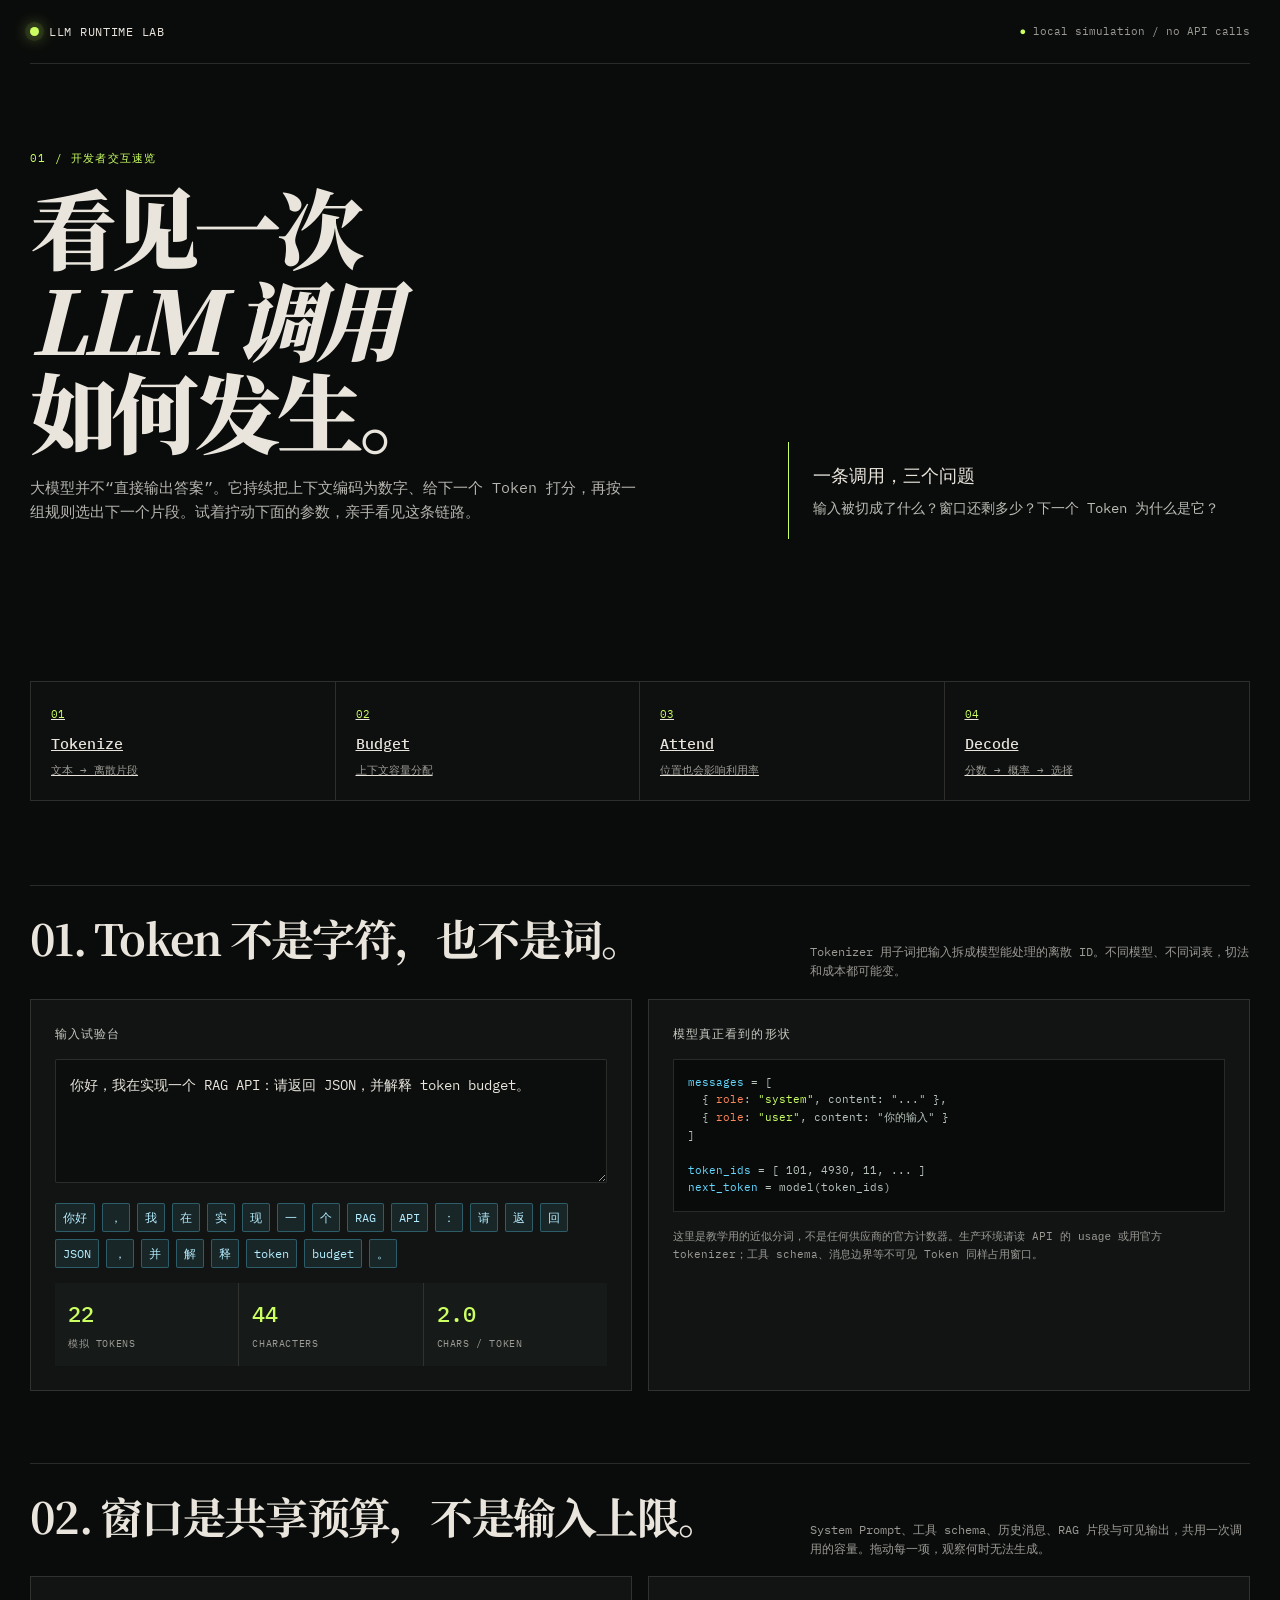
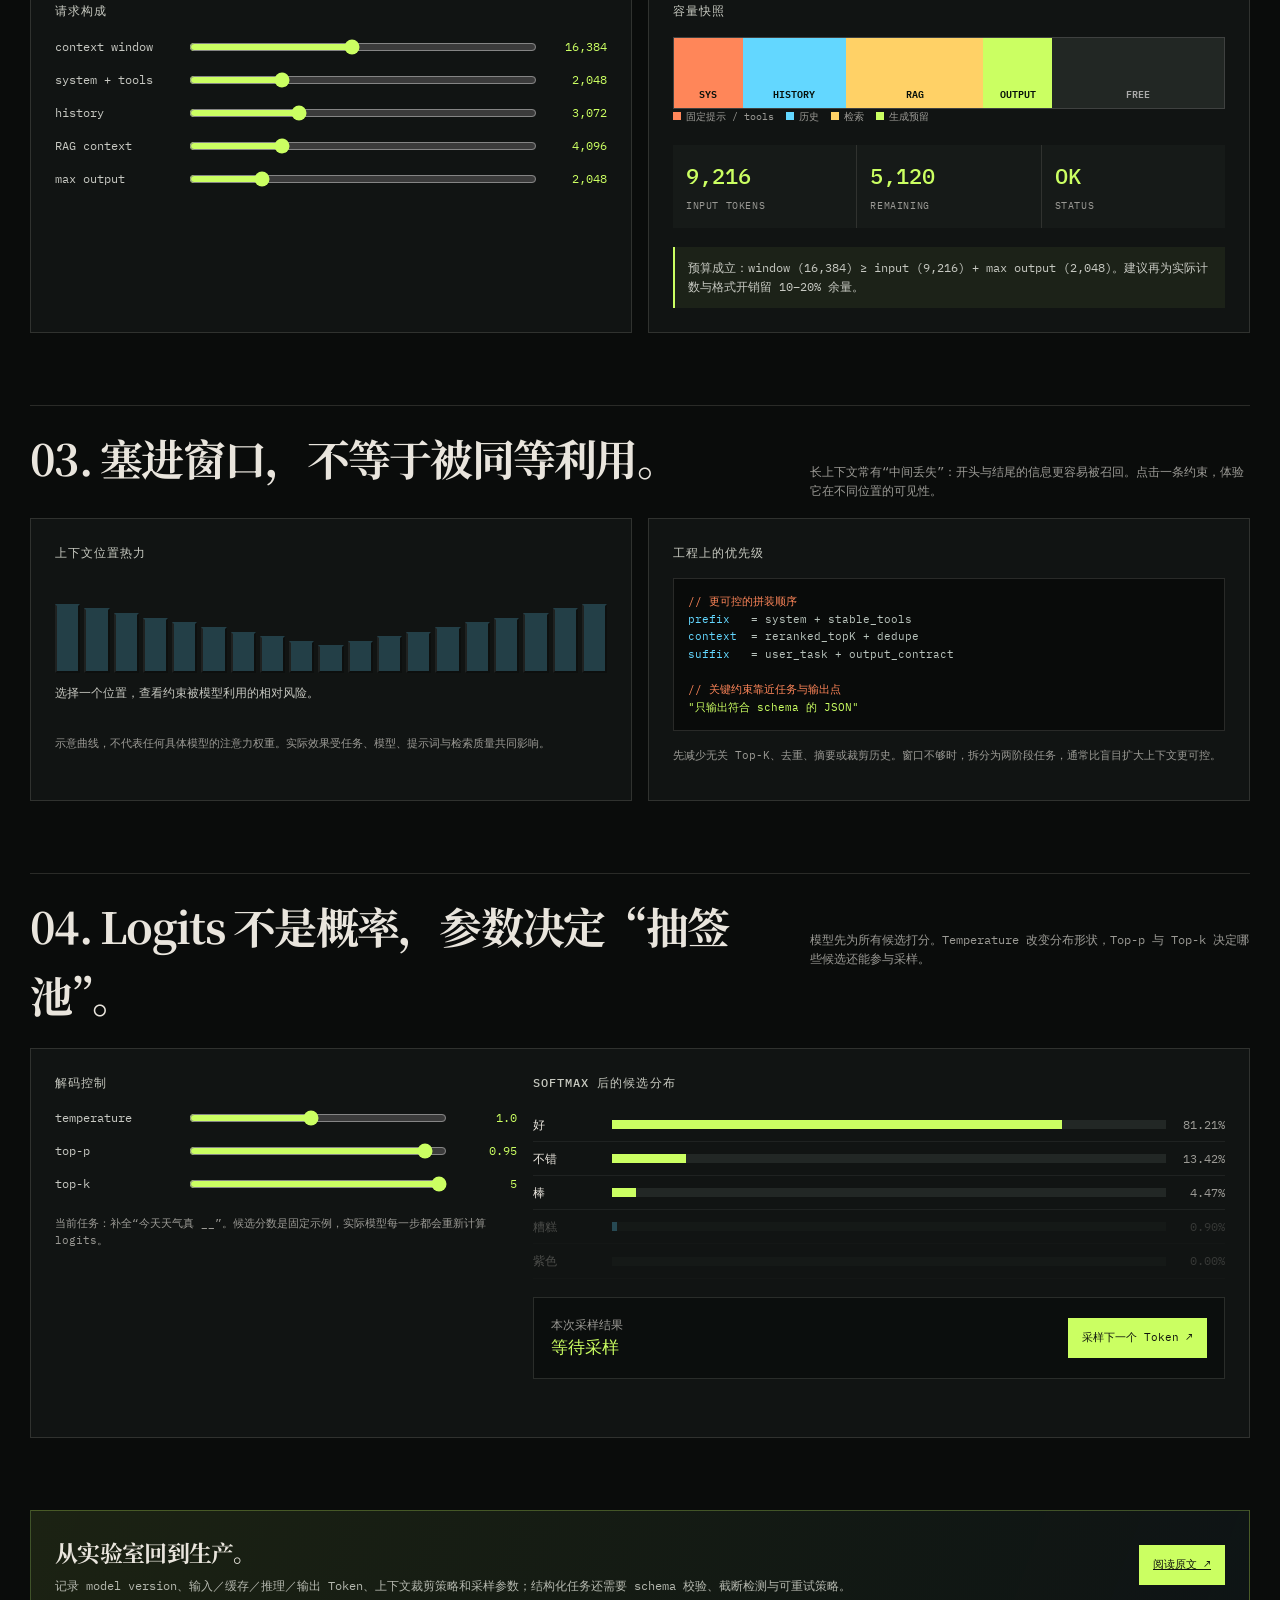
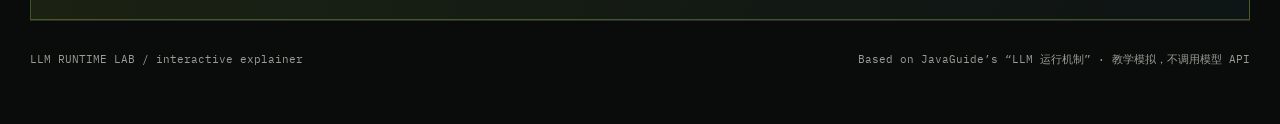
<file: index.html>
<!doctype html>
<html lang="zh-CN">
<head>
  <meta charset="UTF-8" />
  <meta name="viewport" content="width=device-width, initial-scale=1.0" />
  <meta name="description" content="面向开发者的大模型运行机制交互实验室：Token、上下文窗口与采样参数。" />
  <title>LLM Runtime Lab · 交互式运行机制实验室</title>
  <style>
    @import url('https://fonts.googleapis.com/css2?family=IBM+Plex+Mono:wght@400;500;600&family=Noto+Serif+SC:wght@500;600;700;900&display=swap');

    :root { --ink:#e9e5dd; --muted:#9b9a95; --line:rgba(233,229,221,.14); --panel:#111413; --panel2:#161a18; --bg:#0a0c0b; --lime:#cbff62; --orange:#ff8659; --blue:#63d7ff; --yellow:#ffd166; --red:#ff6574; }
    * { box-sizing:border-box; }
    html { scroll-behavior:smooth; }
    body { margin:0; background:var(--bg); color:var(--ink); font-family:"IBM Plex Mono",monospace; font-size:14px; line-height:1.6; overflow-x:hidden; }
    body::before { content:""; position:fixed; inset:0; pointer-events:none; opacity:.22; z-index:10; background-image:linear-gradient(rgba(255,255,255,.018) 1px,transparent 1px),linear-gradient(90deg,rgba(255,255,255,.014) 1px,transparent 1px); background-size:28px 28px; mask-image:linear-gradient(to bottom,black,transparent 80%); }
    a { color:inherit; }
    button, input, textarea { font:inherit; }
    button { cursor:pointer; }
    .shell { width:min(1220px,calc(100% - 40px)); margin:auto; }
    .topbar { height:64px; border-bottom:1px solid var(--line); display:flex; justify-content:space-between; align-items:center; position:relative; z-index:1; }
    .brand { display:flex; align-items:center; gap:10px; font-size:12px; letter-spacing:.06em; text-transform:uppercase; }
    .pulse { width:9px; height:9px; border-radius:50%; background:var(--lime); box-shadow:0 0 0 5px rgba(203,255,98,.08),0 0 16px var(--lime); }
    .status { color:var(--muted); font-size:11px; } .status b { color:var(--lime); font-weight:500; }
    .hero { display:grid; grid-template-columns:1.2fr .8fr; gap:64px; padding:86px 0 70px; align-items:end; position:relative; }
    .eyebrow { color:var(--lime); font-size:11px; letter-spacing:.11em; text-transform:uppercase; display:flex; gap:9px; align-items:center; }
    h1,h2,h3,p { margin-top:0; } h1,h2 { font-family:"Noto Serif SC",serif; }
    h1 { font-size:clamp(44px,6.8vw,88px); letter-spacing:-.055em; line-height:1.06; margin:12px 0 20px; font-weight:900; max-width:780px; }
    .hero p { color:#b6b5b0; font-size:15px; max-width:620px; }
    .hero-note { border-left:1px solid var(--lime); padding:20px 0 20px 24px; color:#bbbcb5; }
    .hero-note strong { display:block; color:var(--ink); font-size:18px; font-weight:500; margin-bottom:6px; }
    .workflow { border:1px solid var(--line); display:grid; grid-template-columns:repeat(4,1fr); margin-bottom:84px; background:rgba(255,255,255,.015); }
    .flow { padding:20px; min-height:109px; position:relative; } .flow:not(:last-child){border-right:1px solid var(--line)}
    .flow::before { content:attr(data-n); color:var(--lime); font-size:11px; }
    .flow b { display:block; margin:7px 0 2px; font-size:15px; font-weight:500; }.flow span{font-size:11px;color:var(--muted)}
    section { scroll-margin-top:20px; margin-bottom:72px; }
    .section-head { display:flex; justify-content:space-between; gap:22px; padding:18px 0; border-top:1px solid var(--line); align-items:baseline; }
    h2 { margin:0; font-size:clamp(28px,4vw,43px); letter-spacing:-.04em; }.section-head p { margin:0; color:var(--muted); font-size:12px; max-width:440px; }
    .grid { display:grid; grid-template-columns:1fr 1fr; gap:16px; }.card { background:var(--panel); border:1px solid var(--line); padding:24px; min-width:0; position:relative; }
    .card h3 { font-size:12px; letter-spacing:.09em; text-transform:uppercase; color:#c7c9c0; font-weight:500; margin-bottom:16px; }.hint { color:var(--muted); font-size:11px; }
    textarea { width:100%; resize:vertical; background:#0b0e0d; color:var(--ink); border:1px solid var(--line); border-radius:2px; padding:14px; min-height:124px; outline:none; transition:border-color .2s; line-height:1.7; } textarea:focus{border-color:var(--lime)}
    .token-line { display:flex; flex-wrap:wrap; gap:7px; min-height:90px; padding:14px 0; }.token { background:rgba(99,215,255,.09); border:1px solid rgba(99,215,255,.31); color:#b4edff; padding:4px 7px; border-radius:2px; font-size:12px; animation:pop .25s both; }
    @keyframes pop { from{transform:scale(.86);opacity:0} to{transform:scale(1);opacity:1} }
    .metrics { display:grid; grid-template-columns:repeat(3,1fr); gap:1px; background:var(--line); }.metric{background:var(--panel2); padding:13px}.metric b{display:block;font-size:22px;font-weight:500;color:var(--lime)}.metric span{font-size:10px;color:var(--muted);text-transform:uppercase;letter-spacing:.06em}
    .code { background:#090b0a; border:1px solid var(--line); padding:14px; color:#b9c4bd; font-size:11px; white-space:pre-wrap; overflow:auto; }.code .cyan{color:var(--blue)}.code .lime{color:var(--lime)}.code .orange{color:var(--orange)}
    .control { display:grid; grid-template-columns:120px 1fr 60px; gap:12px; align-items:center; margin:13px 0; }.control label { color:#c8c9c3; font-size:12px; }.value { text-align:right; color:var(--lime); font-size:12px; }
    input[type="range"] { width:100%; accent-color:var(--lime); }.budget { margin:26px 0 15px; }.budget-bar { height:72px; display:flex; overflow:hidden; border:1px solid rgba(255,255,255,.22); background:#090b0a; }.slice { min-width:2px; display:flex; align-items:end; justify-content:center; padding:7px; color:#07100a; font-size:10px; font-weight:600; transition:width .25s ease,opacity .25s; overflow:hidden; white-space:nowrap; }.system{background:var(--orange)}.history{background:var(--blue)}.rag{background:var(--yellow)}.output{background:var(--lime)}.free{background:#222724;color:#aaa}
    .legend { display:flex; flex-wrap:wrap; gap:12px; color:var(--muted); font-size:10px; }.legend i{display:inline-block;width:8px;height:8px;margin-right:5px}.alert { margin-top:19px; padding:11px 13px; border-left:2px solid var(--lime); background:rgba(203,255,98,.06); color:#c7c9c2; font-size:12px; }.alert.bad{border-color:var(--red);background:rgba(255,101,116,.08)}
    .attention { display:flex; gap:4px; height:105px; padding:12px 0 10px; align-items:end; }.attn-cell { flex:1; min-width:7px; background:var(--blue); opacity:.22; border-top:2px solid var(--blue); transition:.2s; position:relative; }.attn-cell:hover,.attn-cell.chosen { opacity:1; background:var(--orange); border-color:var(--orange); }.attn-cell.chosen::after { content:attr(data-label); position:absolute; width:100px; bottom:100%; left:50%; transform:translateX(-50%); font-size:10px; color:var(--orange); text-align:center; margin-bottom:4px; }
    .position-output { min-height:52px; color:#c5c6bf; font-size:12px; }.position-output b{color:var(--orange)}
    .sampling-layout { display:grid; grid-template-columns:.8fr 1.2fr; gap:16px; }.candidate { display:grid; grid-template-columns:70px 1fr 50px; gap:9px; align-items:center; padding:7px 0; border-bottom:1px solid rgba(255,255,255,.06); font-size:12px; }.bar { height:9px; background:#222725; position:relative; overflow:hidden; }.bar i{display:block;height:100%;background:var(--blue);transition:width .2s}.candidate.excluded{opacity:.27}.candidate.kept .bar i{background:var(--lime)}.candidate .pct{text-align:right;color:var(--muted)}
    .decision { display:flex; align-items:center; justify-content:space-between; background:#0b0e0d; border:1px solid var(--line); padding:17px; margin-top:18px; gap:15px; }.decision span{font-size:12px;color:var(--muted)}.decision strong{color:var(--lime);font-size:17px;font-weight:500}.btn { border:1px solid var(--lime); color:#10150e; background:var(--lime); padding:10px 13px; font-size:11px; transition:.2s; }.btn:hover{background:#efffc1;transform:translateY(-1px)}
    .chips { display:flex; flex-wrap:wrap; gap:7px; min-height:34px; padding-top:10px; }.chip { border:1px solid rgba(203,255,98,.35); color:var(--lime); padding:3px 6px; font-size:11px; }
    .callout { background:linear-gradient(110deg,rgba(203,255,98,.09),rgba(99,215,255,.04)); border:1px solid rgba(203,255,98,.26); padding:24px; display:grid; grid-template-columns:1fr auto; gap:20px; align-items:center; }.callout h3{font-family:"Noto Serif SC",serif;font-size:23px;letter-spacing:-.03em;margin-bottom:4px}.callout p{margin:0;color:#b5b8af;font-size:12px}.foot{border-top:1px solid var(--line);padding:30px 0 55px;color:var(--muted);font-size:11px;display:flex;justify-content:space-between;gap:20px}
    @media(max-width:760px){ .shell{width:min(100% - 28px,1220px)} .hero,.grid,.sampling-layout{grid-template-columns:1fr;gap:28px}.hero{padding:54px 0}.workflow{grid-template-columns:1fr 1fr;margin-bottom:54px}.flow:nth-child(2){border-right:0}.flow:nth-child(-n+2){border-bottom:1px solid var(--line)}.section-head{display:block}.section-head p{margin-top:8px}.control{grid-template-columns:94px 1fr 51px}.metrics{grid-template-columns:1fr}.foot{display:block}.foot>*+*{margin-top:10px}.callout{grid-template-columns:1fr} }
  </style>
</head>
<body>
  <main class="shell">
    <header class="topbar"><div class="brand"><i class="pulse"></i> LLM Runtime Lab</div><div class="status"><b>●</b> local simulation / no API calls</div></header>

    <section class="hero">
      <div><div class="eyebrow">01 / 开发者交互速览</div><h1>看见一次<br><em>LLM 调用</em><br>如何发生。</h1><p>大模型并不“直接输出答案”。它持续把上下文编码为数字、给下一个 Token 打分，再按一组规则选出下一个片段。试着拧动下面的参数，亲手看见这条链路。</p></div>
      <aside class="hero-note"><strong>一条调用，三个问题</strong>输入被切成了什么？窗口还剩多少？下一个 Token 为什么是它？</aside>
    </section>

    <nav class="workflow" aria-label="核心机制">
      <a class="flow" data-n="01" href="#token"><b>Tokenize</b><span>文本 → 离散片段</span></a>
      <a class="flow" data-n="02" href="#context"><b>Budget</b><span>上下文容量分配</span></a>
      <a class="flow" data-n="03" href="#attention"><b>Attend</b><span>位置也会影响利用率</span></a>
      <a class="flow" data-n="04" href="#sampling"><b>Decode</b><span>分数 → 概率 → 选择</span></a>
    </nav>

    <section id="token">
      <header class="section-head"><h2>01. Token 不是字符，也不是词。</h2><p>Tokenizer 用子词把输入拆成模型能处理的离散 ID。不同模型、不同词表，切法和成本都可能变。</p></header>
      <div class="grid">
        <article class="card"><h3>输入试验台</h3><textarea id="token-input" aria-label="要切分的文本">你好，我在实现一个 RAG API：请返回 JSON，并解释 token budget。</textarea><div id="token-output" class="token-line" aria-live="polite"></div><div class="metrics"><div class="metric"><b id="token-count">0</b><span>模拟 tokens</span></div><div class="metric"><b id="char-count">0</b><span>characters</span></div><div class="metric"><b id="ratio">—</b><span>chars / token</span></div></div></article>
        <article class="card"><h3>模型真正看到的形状</h3><div class="code"><span class="cyan">messages</span> = [
  { <span class="orange">role</span>: <span class="lime">"system"</span>, content: "..." },
  { <span class="orange">role</span>: <span class="lime">"user"</span>, content: "你的输入" }
]

<span class="cyan">token_ids</span> = [ 101, 4930, 11, ... ]
<span class="cyan">next_token</span> = model(token_ids)</div><p class="hint" style="margin-top:16px">这里是教学用的近似分词，不是任何供应商的官方计数器。生产环境请读 API 的 <code>usage</code> 或用官方 tokenizer；工具 schema、消息边界等不可见 Token 同样占用窗口。</p></article>
      </div>
    </section>

    <section id="context">
      <header class="section-head"><h2>02. 窗口是共享预算，不是输入上限。</h2><p>System Prompt、工具 schema、历史消息、RAG 片段与可见输出，共用一次调用的容量。拖动每一项，观察何时无法生成。</p></header>
      <div class="grid">
        <article class="card"><h3>请求构成</h3>
          <div class="control"><label for="window">context window</label><input id="window" type="range" min="2048" max="32768" step="1024" value="16384"><output class="value" id="window-v">16,384</output></div>
          <div class="control"><label for="system">system + tools</label><input id="system" type="range" min="0" max="8000" step="128" value="2048"><output class="value" id="system-v"></output></div>
          <div class="control"><label for="history">history</label><input id="history" type="range" min="0" max="10000" step="128" value="3072"><output class="value" id="history-v"></output></div>
          <div class="control"><label for="rag">RAG context</label><input id="rag" type="range" min="0" max="16000" step="128" value="4096"><output class="value" id="rag-v"></output></div>
          <div class="control"><label for="output">max output</label><input id="output" type="range" min="128" max="10000" step="128" value="2048"><output class="value" id="output-v"></output></div>
        </article>
        <article class="card"><h3>容量快照</h3><div class="budget-bar" id="budget-bar" aria-label="上下文窗口预算条"><div class="slice system">SYS</div><div class="slice history">HISTORY</div><div class="slice rag">RAG</div><div class="slice output">OUTPUT</div><div class="slice free">FREE</div></div><div class="legend"><span><i class="system"></i>固定提示 / tools</span><span><i class="history"></i>历史</span><span><i class="rag"></i>检索</span><span><i class="output"></i>生成预留</span></div><div class="metrics" style="margin-top:20px"><div class="metric"><b id="input-total">—</b><span>input tokens</span></div><div class="metric"><b id="remaining">—</b><span>remaining</span></div><div class="metric"><b id="safe">—</b><span>status</span></div></div><div id="budget-alert" class="alert"></div></article>
      </div>
    </section>

    <section id="attention">
      <header class="section-head"><h2>03. 塞进窗口，不等于被同等利用。</h2><p>长上下文常有“中间丢失”：开头与结尾的信息更容易被召回。点击一条约束，体验它在不同位置的可见性。</p></header>
      <div class="grid"><article class="card"><h3>上下文位置热力</h3><div id="attention-map" class="attention" aria-label="上下文注意力位置示意"></div><div id="position-output" class="position-output">选择一个位置，查看约束被模型利用的相对风险。</div><div class="hint">示意曲线，不代表任何具体模型的注意力权重。实际效果受任务、模型、提示词与检索质量共同影响。</div></article><article class="card"><h3>工程上的优先级</h3><div class="code"><span class="orange">// 更可控的拼装顺序</span>
<span class="cyan">prefix</span>   = system + stable_tools
<span class="cyan">context</span>  = reranked_topK + dedupe
<span class="cyan">suffix</span>   = user_task + output_contract

<span class="orange">// 关键约束靠近任务与输出点</span>
<span class="lime">"只输出符合 schema 的 JSON"</span></div><p class="hint" style="margin-top:16px">先减少无关 Top-K、去重、摘要或裁剪历史。窗口不够时，拆分为两阶段任务，通常比盲目扩大上下文更可控。</p></article></div>
    </section>

    <section id="sampling">
      <header class="section-head"><h2>04. Logits 不是概率，参数决定“抽签池”。</h2><p>模型先为所有候选打分。Temperature 改变分布形状，Top-p 与 Top-k 决定哪些候选还能参与采样。</p></header>
      <div class="card"><div class="sampling-layout"><div><h3>解码控制</h3><div class="control"><label for="temp">temperature</label><input id="temp" type="range" min="0.1" max="2" step="0.1" value="1"><output class="value" id="temp-v">1.0</output></div><div class="control"><label for="topp">top-p</label><input id="topp" type="range" min="0.1" max="1" step="0.05" value="0.95"><output class="value" id="topp-v">0.95</output></div><div class="control"><label for="topk">top-k</label><input id="topk" type="range" min="1" max="5" step="1" value="5"><output class="value" id="topk-v">5</output></div><p class="hint" style="margin-top:21px">当前任务：补全“今天天气真 __”。候选分数是固定示例，实际模型每一步都会重新计算 logits。</p></div><div><h3>softmax 后的候选分布</h3><div id="candidate-list"></div><div class="decision"><span>本次采样结果<br><strong id="picked">等待采样</strong></span><button id="sample-btn" class="btn">采样下一个 Token ↗</button></div><div class="chips" id="generation" aria-live="polite"></div></div></div></div>
    </section>

    <aside class="callout"><div><h3>从实验室回到生产。</h3><p>记录 model version、输入／缓存／推理／输出 Token、上下文裁剪策略和采样参数；结构化任务还需要 schema 校验、截断检测与可重试策略。</p></div><a class="btn" target="_blank" rel="noopener" href="https://javaguide.cn/ai/llm-basis/llm-operation-mechanism.html">阅读原文 ↗</a></aside>
    <footer class="foot"><span>LLM RUNTIME LAB / interactive explainer</span><span>Based on JavaGuide’s “LLM 运行机制” · 教学模拟，不调用模型 API</span></footer>
  </main>
  <script>
    const $ = (id) => document.getElementById(id);
    const format = n => Number(n).toLocaleString('zh-CN');

    // Intentional approximation: visualizes subword behavior without claiming vendor-accurate counts.
    const known = ['RAG','API','JSON','token','budget','你好','我是','大模型','上下文','temperature','Top-p','Top-k','System Prompt','工具调用'];
    function tokenize(text) {
      const parts = []; let i = 0;
      while (i < text.length) {
        const match = known.find(k => text.slice(i).toLowerCase().startsWith(k.toLowerCase()));
        if (match) { parts.push(text.slice(i, i + match.length)); i += match.length; continue; }
        const char = text[i];
        if (/\s/.test(char)) { i++; continue; }
        if (/[A-Za-z0-9_]/.test(char)) { const m = text.slice(i).match(/^[A-Za-z0-9_]+/); parts.push(m[0].slice(0, 4)); i += m[0].slice(0,4).length; continue; }
        parts.push(char); i++;
      } return parts;
    }
    function renderTokens() { const text = $('token-input').value; const tokens = tokenize(text); $('token-output').innerHTML = tokens.map((t,i) => `<span class="token" style="animation-delay:${Math.min(i*12,180)}ms">${t.replace(/</g,'&lt;')}</span>`).join(''); $('token-count').textContent = tokens.length; $('char-count').textContent = [...text].length; $('ratio').textContent = tokens.length ? ([...text].length / tokens.length).toFixed(1) : '—'; }
    $('token-input').addEventListener('input', renderTokens); renderTokens();

    const budgetIds = ['window','system','history','rag','output'];
    function updateBudget() { const v = Object.fromEntries(budgetIds.map(id => [id, +$(id).value])); budgetIds.forEach(id => $(id+'-v').textContent = format(v[id])); const input = v.system+v.history+v.rag, total=input+v.output, free=Math.max(0,v.window-total), overflow=Math.max(0,total-v.window); $('input-total').textContent=format(input); $('remaining').textContent=overflow ? '−'+format(overflow) : format(free); $('safe').textContent=overflow?'OVERFLOW':'OK'; $('safe').style.color=overflow?'var(--red)':'var(--lime)'; const segments=[['system',v.system],['history',v.history],['rag',v.rag],['output',v.output],['free',free]]; segments.forEach(([id,n])=>{ const node=document.querySelector('.slice.'+id); node.style.width=(n/v.window*100)+'%'; node.style.display=n?'flex':'none'; }); const alert=$('budget-alert'); alert.className='alert'+(overflow?' bad':''); alert.textContent=overflow ? `无法为输出留出预算：请求超出窗口 ${format(overflow)} tokens。优先减少 RAG Top-K 或历史，而不是仅把 max output 设为 0。` : `预算成立：window (${format(v.window)}) ≥ input (${format(input)}) + max output (${format(v.output)})。建议再为实际计数与格式开销留 10–20% 余量。`; }
    budgetIds.forEach(id => $(id).addEventListener('input',updateBudget)); updateBudget();

    const map=$('attention-map');
    for(let i=0;i<19;i++){const bar=document.createElement('button'); const edge=Math.min(i,18-i); const score=Math.round(94-edge*8); bar.className='attn-cell'; bar.style.height=(18+score*.7)+'%'; bar.dataset.label=`位置 ${i+1} · 相对可用 ${score}%`; bar.setAttribute('aria-label',bar.dataset.label); bar.addEventListener('click',()=>{document.querySelectorAll('.attn-cell').forEach(x=>x.classList.remove('chosen'));bar.classList.add('chosen'); const zone=i<4?'开头':i>14?'结尾':'中间'; $('position-output').innerHTML=`你把约束放在 <b>${zone}（位置 ${i+1}）</b>。示意可用性约 <b>${score}%</b>。${zone==='中间'?'关键约束更适合靠近任务尾部重复一次，或在检索后重申。':'该位置通常更容易被模型利用，但仍需用真实评测验证。'}`;}); map.appendChild(bar);}

    const candidates=[['好',5.0],['不错',3.2],['棒',2.1],['糟糕',.5],['紫色',-8.0]]; let current=[];
    function updateSampling(){ const T=+$('temp').value, p=+$('topp').value, k=+$('topk').value; $('temp-v').textContent=T.toFixed(1);$('topp-v').textContent=p.toFixed(2);$('topk-v').textContent=k; const exp=candidates.map(([,z])=>Math.exp(z/T)); const sum=exp.reduce((a,b)=>a+b,0); const base=candidates.map(([name,logit],i)=>({name,logit,p:exp[i]/sum})); let cumulative=0; current=base.map((item,index)=>{cumulative+=item.p; return {...item,keep:index<k && (cumulative-item.p < p || index===0)};}); $('candidate-list').innerHTML=current.map(x=>`<div class="candidate ${x.keep?'kept':'excluded'}"><span>${x.name}</span><div class="bar"><i style="width:${(x.p*100).toFixed(2)}%"></i></div><span class="pct">${(x.p*100).toFixed(2)}%</span></div>`).join(''); }
    ['temp','topp','topk'].forEach(id=>$(id).addEventListener('input',updateSampling)); updateSampling();
    $('sample-btn').addEventListener('click',()=>{ const pool=current.filter(x=>x.keep); const total=pool.reduce((s,x)=>s+x.p,0); let r=Math.random()*total; let choice=pool[pool.length-1]; for(const x of pool){r-=x.p;if(r<=0){choice=x;break}} $('picked').textContent=choice.name; const chip=document.createElement('span'); chip.className='chip';chip.textContent=choice.name;$('generation').appendChild(chip); });
  </script>
</body>
</html>
</file>
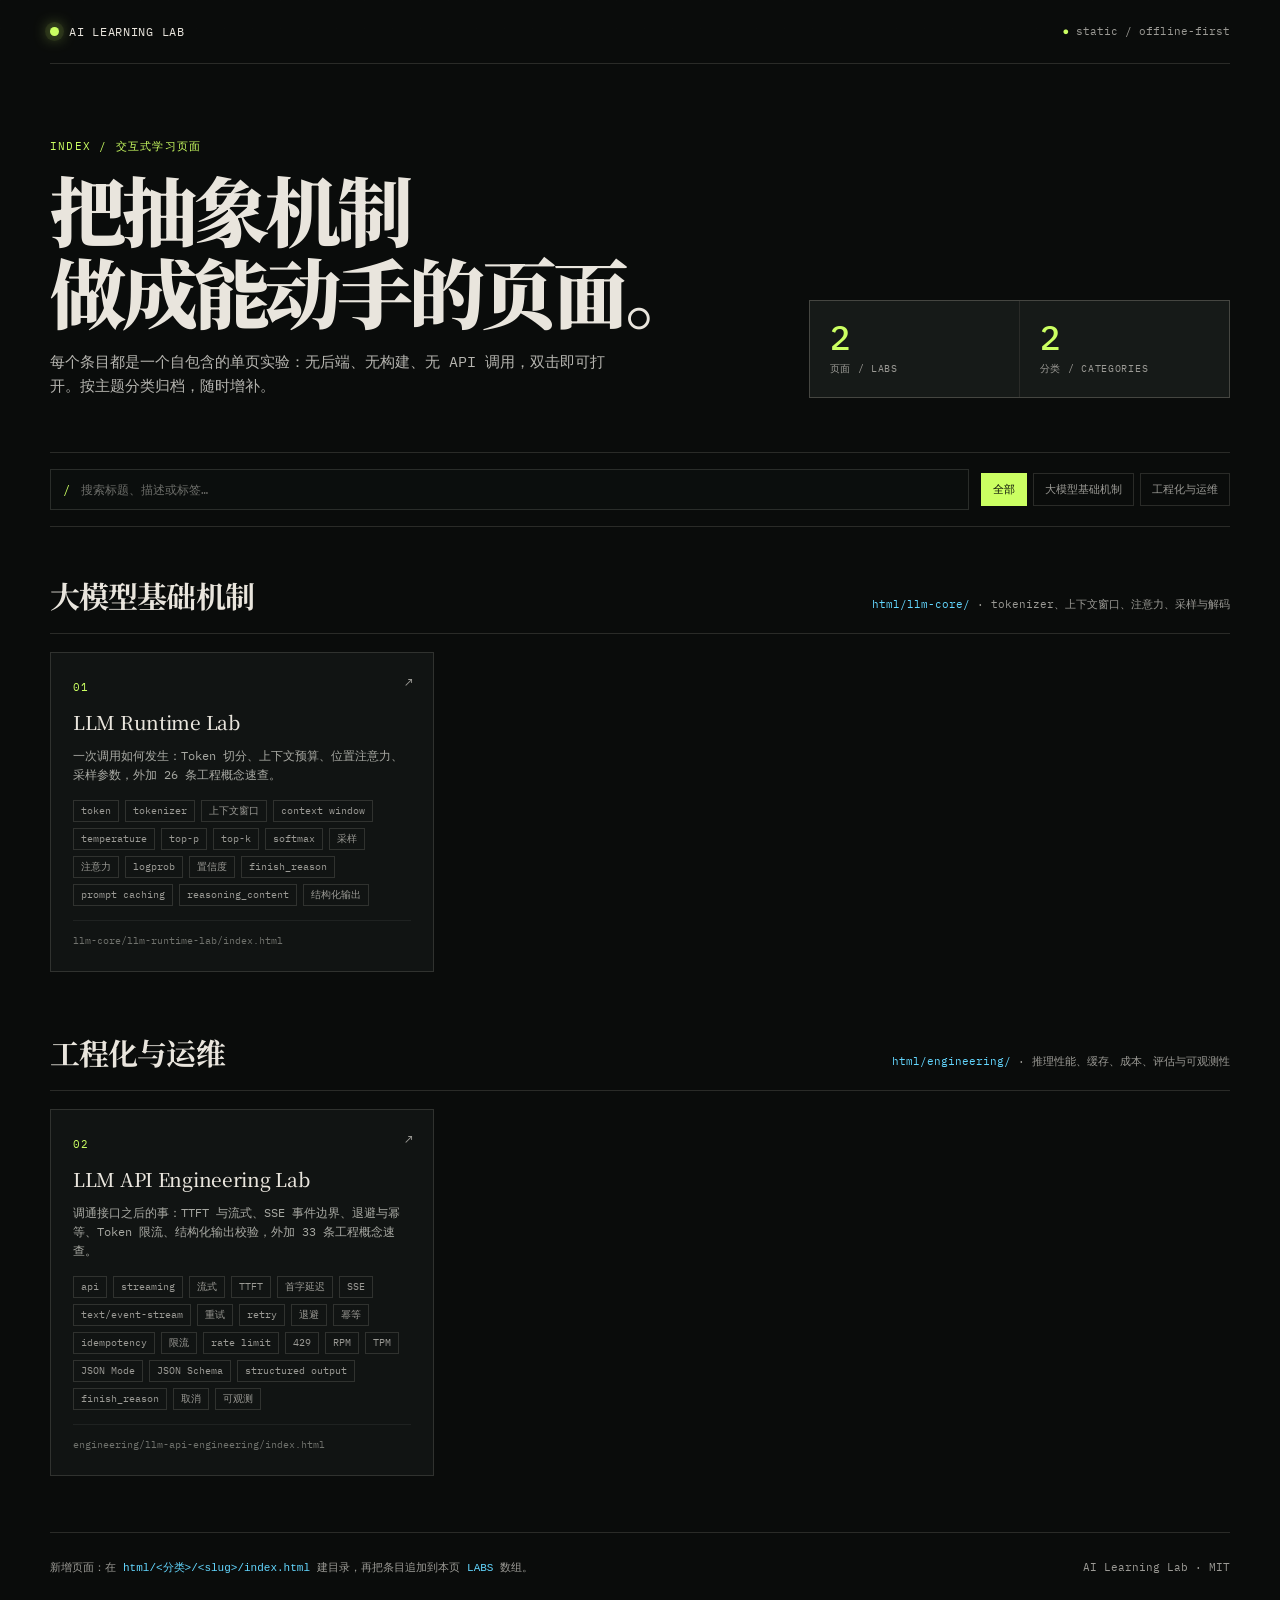
<file: html/index.html>
<!doctype html>
<html lang="zh-CN">
<head>
  <meta charset="UTF-8" />
  <meta name="viewport" content="width=device-width, initial-scale=1.0" />
  <meta name="description" content="AI Learning Lab — 交互式学习页面的总索引与导航台。" />
  <title>AI Learning Lab · 索引</title>
  <link rel="icon" type="image/svg+xml" href="favicon.svg" />
  <link rel="mask-icon" href="favicon.svg" color="#cbff62" />
  <link rel="stylesheet" href="assets/tokens.css" />
  <style>
    .shell { width:min(1180px,calc(100% - 40px)); margin:auto; position:relative; z-index:1; }

    .topbar { height:64px; border-bottom:1px solid var(--line); display:flex; justify-content:space-between; align-items:center; }
    .brand { display:flex; align-items:center; gap:10px; font-size:12px; letter-spacing:.06em; text-transform:uppercase; }
    .pulse { width:9px; height:9px; border-radius:50%; background:var(--lime); box-shadow:0 0 0 5px rgba(203,255,98,.08),0 0 16px var(--lime); }
    .status { color:var(--muted); font-size:11px; } .status b { color:var(--lime); font-weight:500; }

    .hero { display:grid; grid-template-columns:1.25fr .75fr; gap:56px; padding:74px 0 54px; align-items:end; }
    .eyebrow { color:var(--lime); font-size:11px; letter-spacing:.11em; text-transform:uppercase; }
    h1,h2,h3,p { margin-top:0; } h1,h2 { font-family:"Noto Serif SC",serif; }
    h1 { font-size:clamp(40px,6vw,76px); letter-spacing:-.055em; line-height:1.08; margin:12px 0 18px; font-weight:900; }
    .hero p { color:#b6b5b0; font-size:15px; max-width:560px; margin:0; }
    .stats { display:grid; grid-template-columns:repeat(2,1fr); gap:1px; background:var(--line); border:1px solid var(--line); }
    .stat { background:var(--panel2); padding:18px 20px; }
    .stat b { display:block; font-size:34px; font-weight:500; color:var(--lime); line-height:1.1; }
    .stat span { font-size:10px; color:var(--muted); text-transform:uppercase; letter-spacing:.07em; }

    .toolbar { display:flex; gap:12px; align-items:center; justify-content:space-between; flex-wrap:wrap; padding:16px 0; border-top:1px solid var(--line); border-bottom:1px solid var(--line); margin-bottom:44px; }
    .search { flex:1; min-width:220px; display:flex; align-items:center; gap:9px; border:1px solid var(--line); background:#0b0e0d; padding:9px 12px; }
    .search input { flex:1; background:none; border:0; outline:none; color:var(--ink); font-size:12px; }
    .search input::placeholder { color:#6c6d69; }
    .search i { color:var(--lime); font-style:normal; font-size:12px; }
    .tabs { display:flex; gap:6px; flex-wrap:wrap; }
    .tab { border:1px solid var(--line); background:none; color:var(--muted); padding:7px 11px; font-size:11px; transition:.18s; }
    .tab:hover { color:var(--ink); border-color:rgba(233,229,221,.32); }
    .tab.on { border-color:var(--lime); color:#0d1209; background:var(--lime); }

    section.cat { margin-bottom:56px; scroll-margin-top:16px; }
    .cat-head { display:flex; justify-content:space-between; align-items:baseline; gap:20px; padding-bottom:14px; border-bottom:1px solid var(--line); margin-bottom:18px; }
    .cat-head h2 { font-size:clamp(22px,3vw,30px); letter-spacing:-.03em; margin:0; font-weight:700; }
    .cat-head .meta { color:var(--muted); font-size:11px; text-align:right; }
    .cat-head .slug { color:var(--blue); }
    .grid { display:grid; grid-template-columns:repeat(auto-fill,minmax(300px,1fr)); gap:14px; }

    .card { display:block; background:var(--panel); border:1px solid var(--line); padding:22px; position:relative; transition:border-color .2s,transform .2s,background .2s; }
    .card:hover { border-color:rgba(203,255,98,.5); transform:translateY(-2px); background:#141816; }
    .card .idx { color:var(--lime); font-size:11px; letter-spacing:.08em; }
    .card h3 { font-size:19px; font-weight:500; margin:10px 0 8px; letter-spacing:-.015em; font-family:"Noto Serif SC",serif; }
    .card p { color:#a8a9a3; font-size:12px; margin:0 0 16px; }
    .card .tags { display:flex; gap:6px; flex-wrap:wrap; }
    .tag { font-size:10px; color:var(--muted); border:1px solid var(--line); padding:2px 7px; }
    .card .path { margin-top:14px; padding-top:12px; border-top:1px solid rgba(255,255,255,.06); color:#6f716c; font-size:10px; word-break:break-all; }
    .card .arrow { position:absolute; top:20px; right:20px; color:var(--muted); font-size:13px; transition:.2s; }
    .card:hover .arrow { color:var(--lime); transform:translate(2px,-2px); }

    .empty { border:1px dashed var(--line); padding:38px; text-align:center; color:var(--muted); font-size:12px; }

    .foot { border-top:1px solid var(--line); padding:26px 0 52px; color:var(--muted); font-size:11px; display:flex; justify-content:space-between; gap:18px; flex-wrap:wrap; }
    .foot code { color:var(--blue); }

    @media(max-width:820px){ .hero { grid-template-columns:1fr; gap:30px; padding:50px 0 40px; } .cat-head { display:block; } .cat-head .meta { text-align:left; margin-top:6px; } }
  </style>
</head>
<body>
  <main class="shell">
    <header class="topbar">
      <div class="brand"><i class="pulse"></i> AI Learning Lab</div>
      <div class="status"><b>●</b> static / offline-first</div>
    </header>

    <section class="hero">
      <div>
        <div class="eyebrow">index / 交互式学习页面</div>
        <h1>把抽象机制<br>做成能动手的页面。</h1>
        <p>每个条目都是一个自包含的单页实验：无后端、无构建、无 API 调用，双击即可打开。按主题分类归档，随时增补。</p>
      </div>
      <div class="stats">
        <div class="stat"><b id="count-labs">0</b><span>页面 / labs</span></div>
        <div class="stat"><b id="count-cats">0</b><span>分类 / categories</span></div>
      </div>
    </section>

    <div class="toolbar">
      <label class="search"><i>/</i><input id="q" type="search" placeholder="搜索标题、描述或标签…" aria-label="搜索页面" /></label>
      <div class="tabs" id="tabs"></div>
    </div>

    <div id="list"></div>

    <footer class="foot">
      <span>新增页面：在 <code>html/&lt;分类&gt;/&lt;slug&gt;/index.html</code> 建目录，再把条目追加到本页 <code>LABS</code> 数组。</span>
      <span>AI Learning Lab · MIT</span>
    </footer>
  </main>

<script>
/* ────────────────────────────────────────────────────────────
   页面注册表。新增一个 html 页面时，只改这一个数组：
   1. path   —— 相对本文件的路径（必须以 index.html 结尾）
   2. cat    —— 所属分类 key，见下方 CATEGORIES
   3. tags   —— 便于搜索的关键词
   ──────────────────────────────────────────────────────────── */
const CATEGORIES = [
  { key: 'llm-core',    name: '大模型基础机制', desc: 'tokenizer、上下文窗口、注意力、采样与解码' },
  { key: 'prompting',   name: '提示工程与输出控制', desc: '结构化输出、few-shot、约束与失败处理' },
  { key: 'rag',         name: '检索增强与知识库', desc: '切分、向量检索、重排、引用与评估' },
  { key: 'agents',      name: 'Agent 与工具调用', desc: 'function calling、规划、多智能体、workflow' },
  { key: 'engineering', name: '工程化与运维', desc: '推理性能、缓存、成本、评估与可观测性' },
  { key: 'playground',  name: '实验场', desc: '零散想法、草稿与可视化试验' }
];

const LABS = [
  {
    cat: 'llm-core',
    title: 'LLM Runtime Lab',
    desc: '一次调用如何发生：Token 切分、上下文预算、位置注意力、采样参数，外加 26 条工程概念速查。',
    path: './llm-core/llm-runtime-lab/index.html',
    tags: ['token', 'tokenizer', '上下文窗口', 'context window', 'temperature', 'top-p', 'top-k', 'softmax', '采样', '注意力', 'logprob', '置信度', 'finish_reason', 'prompt caching', 'reasoning_content', '结构化输出']
  },
  {
    cat: 'engineering',
    title: 'LLM API Engineering Lab',
    desc: '调通接口之后的事：TTFT 与流式、SSE 事件边界、退避与幂等、Token 限流、结构化输出校验，外加 33 条工程概念速查。',
    path: './engineering/llm-api-engineering/index.html',
    tags: ['api', 'streaming', '流式', 'TTFT', '首字延迟', 'SSE', 'text/event-stream', '重试', 'retry', '退避', '幂等', 'idempotency', '限流', 'rate limit', '429', 'RPM', 'TPM', 'JSON Mode', 'JSON Schema', 'structured output', 'finish_reason', '取消', '可观测']
  }
];

/* ── 渲染逻辑，通常无需改动 ───────────────────────────────── */
const listEl = document.getElementById('list');
const tabsEl = document.getElementById('tabs');
const qEl = document.getElementById('q');
let activeCat = 'all';

function renderTabs() {
  const items = [{ key: 'all', name: '全部' }].concat(
    CATEGORIES.filter(c => LABS.some(l => l.cat === c.key)).map(c => ({ key: c.key, name: c.name }))
  );
  tabsEl.innerHTML = items.map(c =>
    `<button class="tab${c.key === activeCat ? ' on' : ''}" data-cat="${c.key}">${c.name}</button>`
  ).join('');
}

function render() {
  const q = qEl.value.trim().toLowerCase();
  const match = l => {
    if (activeCat !== 'all' && l.cat !== activeCat) return false;
    if (!q) return true;
    return (l.title + ' ' + l.desc + ' ' + (l.tags || []).join(' ')).toLowerCase().includes(q);
  };

  let n = 0;
  listEl.innerHTML = CATEGORIES.map(cat => {
    const items = LABS.filter(l => l.cat === cat.key && match(l));
    if (!items.length) return '';
    return `<section class="cat" id="cat-${cat.key}">
      <header class="cat-head">
        <div><h2>${cat.name}</h2></div>
        <div class="meta"><span class="slug">html/${cat.key}/</span> · ${cat.desc}</div>
      </header>
      <div class="grid">${items.map(l => {
        n++;
        return `<a class="card" href="${l.path}">
          <span class="arrow">↗</span>
          <span class="idx">${String(LABS.indexOf(l) + 1).padStart(2, '0')}</span>
          <h3>${l.title}</h3>
          <p>${l.desc}</p>
          <div class="tags">${(l.tags || []).map(t => `<span class="tag">${t}</span>`).join('')}</div>
          <div class="path">${l.path.replace('./', '')}</div>
        </a>`;
      }).join('')}</div>
    </section>`;
  }).join('');

  if (!n) listEl.innerHTML = '<div class="empty">没有匹配的页面。换个关键词，或切换到「全部」。</div>';
  document.getElementById('count-labs').textContent = LABS.length;
  document.getElementById('count-cats').textContent = new Set(LABS.map(l => l.cat)).size;
}

tabsEl.addEventListener('click', e => {
  const btn = e.target.closest('.tab');
  if (!btn) return;
  activeCat = btn.dataset.cat;
  renderTabs();
  render();
});
qEl.addEventListener('input', render);

renderTabs();
render();
</script>
</body>
</html>
</file>
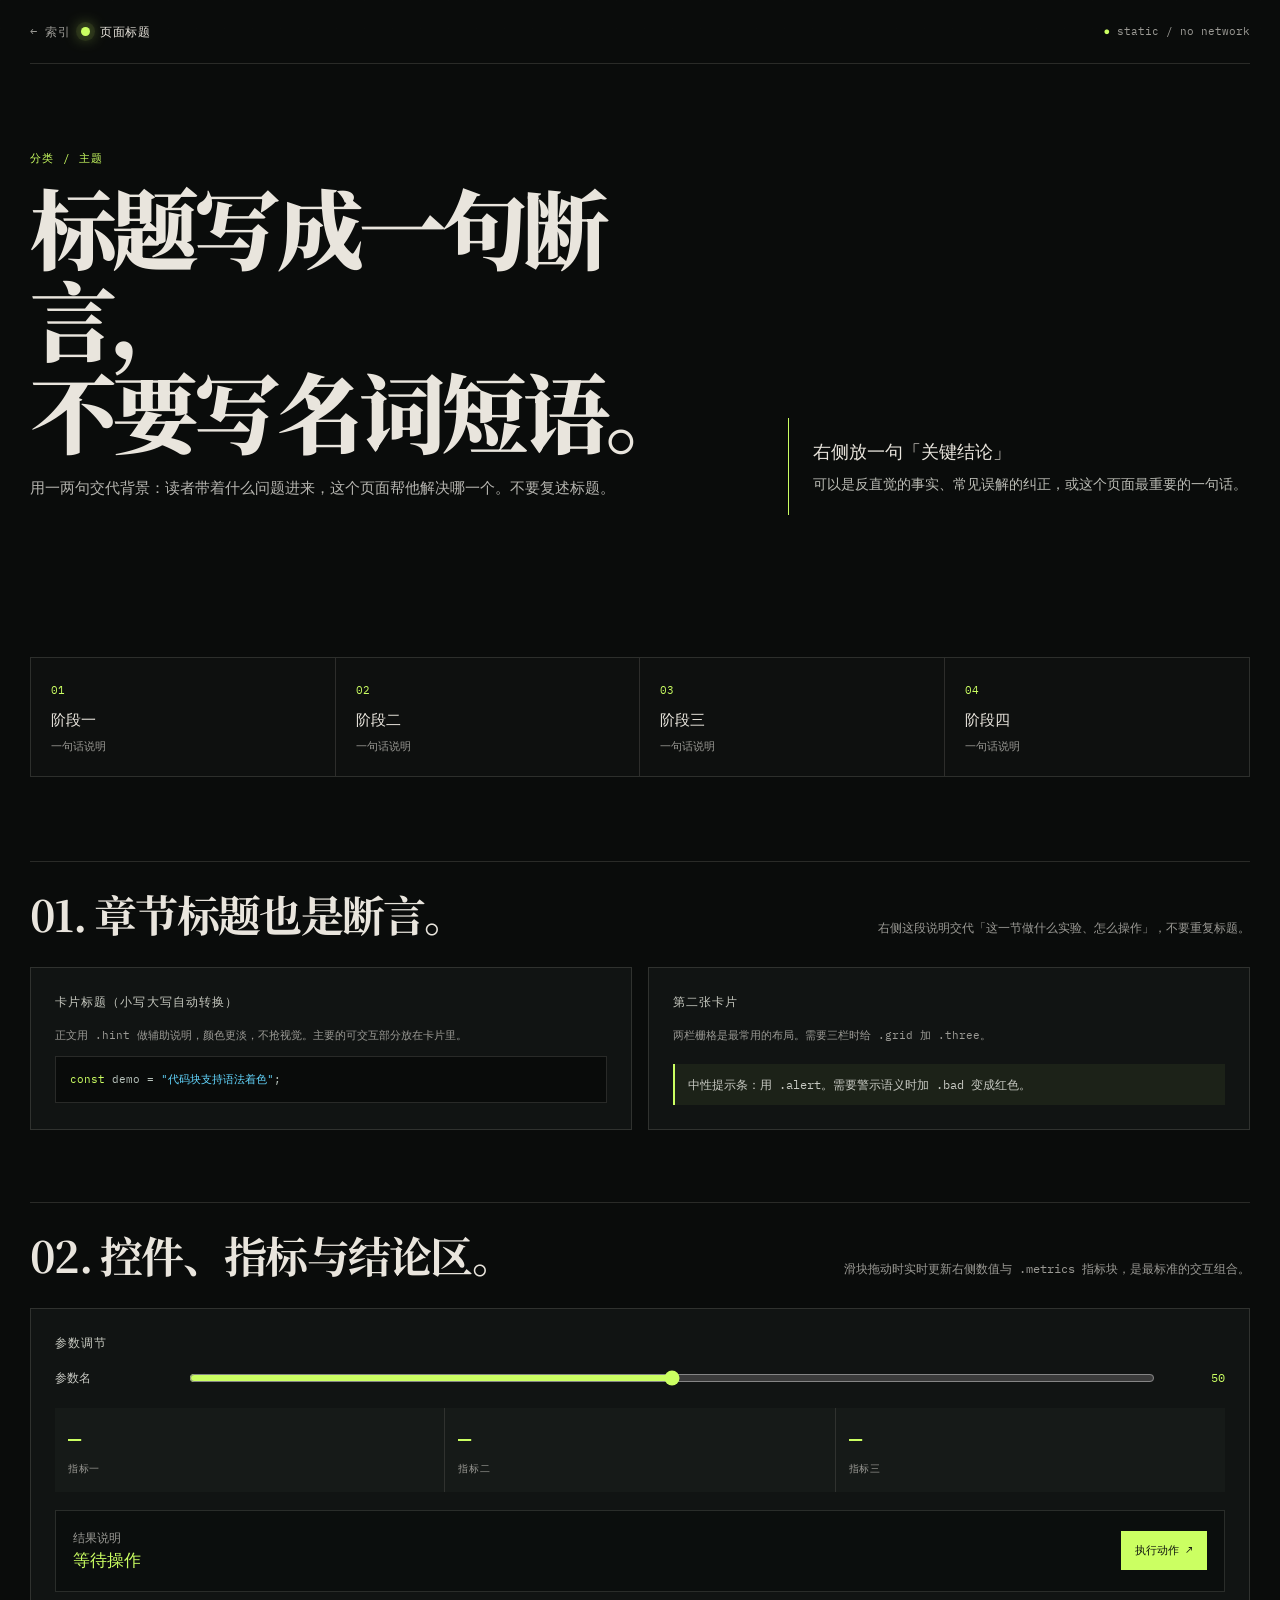
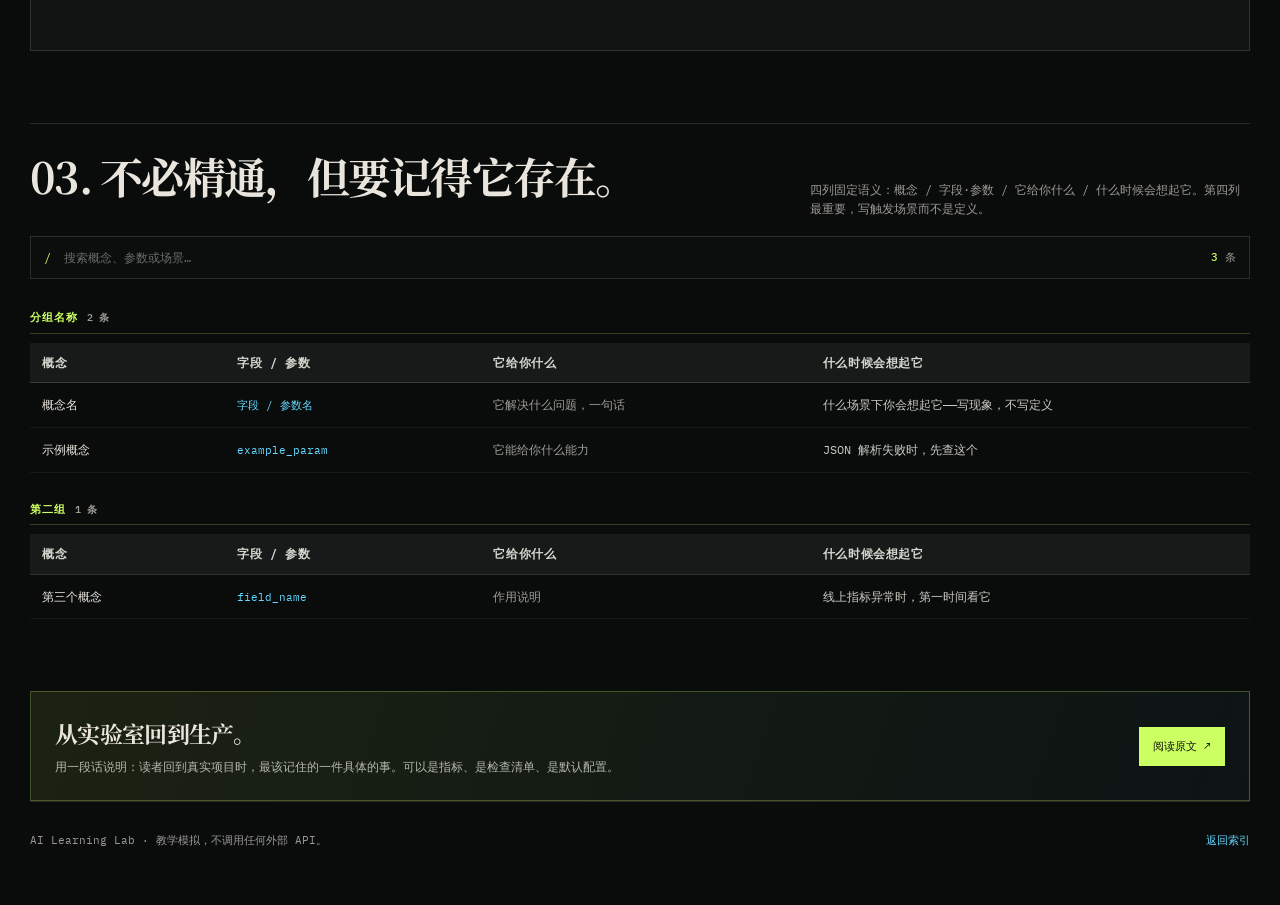
<file: html/_template/index.html>
<!doctype html>
<html lang="zh-CN">
<head>
  <meta charset="UTF-8" />
  <meta name="viewport" content="width=device-width, initial-scale=1.0" />
  <meta name="description" content="AI Learning Lab 页面模板与组件清单。" />
  <title>页面模板 · AI Learning Lab</title>
  <link rel="icon" type="image/svg+xml" href="../favicon.svg" />
  <link rel="mask-icon" href="../favicon.svg" color="#cbff62" />
  <!--
    ⚠ 本模板位于 html/_template/，实际页面位于 html/<分类>/<slug>/，
       层级深一级，所以所有相对路径都要各退一层。
       推荐用 scripts/new-page.sh 生成，它会自动修正路径与标题。
  -->
  <link rel="stylesheet" href="../assets/lab.css" />
</head>
<body>
  <main class="shell">

    <!-- ── 顶栏：左侧返回索引（必须保留），右侧标注页面性质 ── -->
    <header class="topbar">
      <div class="brand">
        <a class="back" href="../index.html" title="返回索引">← 索引</a>
        <i class="pulse"></i> 页面标题
      </div>
      <div class="status"><b>●</b> static / no network</div>
    </header>

    <!-- ── 首屏：一句话讲清这个页面让人看见什么 ── -->
    <section class="hero">
      <div>
        <div class="eyebrow">分类 / 主题</div>
        <h1>标题写成一句断言，<br>不要写名词短语。</h1>
        <p>用一两句交代背景：读者带着什么问题进来，这个页面帮他解决哪一个。不要复述标题。</p>
      </div>
      <div class="hero-note">
        <strong>右侧放一句「关键结论」</strong>
        可以是反直觉的事实、常见误解的纠正，或这个页面最重要的一句话。
      </div>
    </section>

    <!-- ── 阶段导航条（可选）：页面讲一条链路时用，4 或 5 段 ── -->
    <div class="workflow">
      <div class="flow" data-n="01"><b>阶段一</b><span>一句话说明</span></div>
      <div class="flow" data-n="02"><b>阶段二</b><span>一句话说明</span></div>
      <div class="flow" data-n="03"><b>阶段三</b><span>一句话说明</span></div>
      <div class="flow" data-n="04"><b>阶段四</b><span>一句话说明</span></div>
    </div>

    <!-- ── 01 卡片与栅格 ──────────────────────────────────── -->
    <section id="cards">
      <header class="section-head">
        <h2>01. 章节标题也是断言。</h2>
        <p>右侧这段说明交代「这一节做什么实验、怎么操作」，不要重复标题。</p>
      </header>

      <div class="grid">
        <!-- 单张卡片 -->
        <article class="card">
          <h3>卡片标题（小写大写自动转换）</h3>
          <p class="hint">正文用 .hint 做辅助说明，颜色更淡，不抢视觉。主要的可交互部分放在卡片里。</p>
          <div class="code"><span class="lime">const</span> demo = <span class="cyan">"代码块支持语法着色"</span>;</div>
        </article>

        <article class="card">
          <h3>第二张卡片</h3>
          <p class="hint">两栏栅格是最常用的布局。需要三栏时给 .grid 加 .three。</p>
          <div class="alert">中性提示条：用 .alert。需要警示语义时加 .bad 变成红色。</div>
        </article>
      </div>
    </section>

    <!-- ── 02 控件与指标 ──────────────────────────────────── -->
    <section id="controls">
      <header class="section-head">
        <h2>02. 控件、指标与结论区。</h2>
        <p>滑块拖动时实时更新右侧数值与 .metrics 指标块，是最标准的交互组合。</p>
      </header>

      <div class="card">
        <h3>参数调节</h3>
        <div class="control">
          <label for="demo-range">参数名</label>
          <input id="demo-range" type="range" min="0" max="100" step="1" value="50">
          <output class="value" id="demo-value">50</output>
        </div>

        <div class="metrics" style="margin-top:20px">
          <div class="metric"><b id="m1">—</b><span>指标一</span></div>
          <div class="metric"><b id="m2">—</b><span>指标二</span></div>
          <div class="metric"><b id="m3">—</b><span>指标三</span></div>
        </div>

        <div class="decision">
          <span>结果说明<br><strong id="demo-result">等待操作</strong></span>
          <button class="btn" id="demo-btn">执行动作 ↗</button>
        </div>

        <div class="chips" id="demo-chips" aria-live="polite"></div>
      </div>
    </section>

    <!-- ── 03 概念速查表 ──────────────────────────────────── -->
    <section id="concepts">
      <header class="section-head">
        <h2>03. 不必精通，但要记得它存在。</h2>
        <p>四列固定语义：概念 / 字段·参数 / 它给你什么 / 什么时候会想起它。第四列最重要，写触发场景而不是定义。</p>
      </header>

      <div class="concept-search">
        <i>/</i>
        <input id="concept-q" type="search" placeholder="搜索概念、参数或场景…" aria-label="搜索概念" />
        <span><b id="concept-count">0</b> 条</span>
      </div>
      <div id="concept-list"></div>
    </section>

    <!-- ── 收尾 callout：把实验拉回生产 ───────────────────── -->
    <aside class="callout">
      <div>
        <h3>从实验室回到生产。</h3>
        <p>用一段话说明：读者回到真实项目时，最该记住的一件具体的事。可以是指标、是检查清单、是默认配置。</p>
      </div>
      <a class="btn" target="_blank" rel="noopener" href="#">阅读原文 ↗</a>
    </aside>

    <footer class="foot">
      <span>AI Learning Lab · 教学模拟，不调用任何外部 API。</span>
      <span><a href="../index.html">返回索引</a></span>
    </footer>
  </main>

<script>
/* ────────────────────────────────────────────────────────────
   概念表数据。新增条目只需往对应组的 items 追加 {n,a,w,t}。
   渲染逻辑无需改动。
   ──────────────────────────────────────────────────────────── */
const CONCEPTS = [
  {
    group: '分组名称',
    items: [
      { n:'概念名', a:'字段 / 参数名', w:'它解决什么问题，一句话', t:'什么场景下你会想起它——写现象，不写定义' },
      { n:'示例概念', a:'example_param', w:'它能给你什么能力', t:'JSON 解析失败时，先查这个' }
    ]
  },
  {
    group: '第二组',
    items: [
      { n:'第三个概念', a:'field_name', w:'作用说明', t:'线上指标异常时，第一时间看它' }
    ]
  }
];

const ESC = s => String(s).replace(/[&<>"]/g, c => ({ '&':'&amp;', '<':'&lt;', '>':'&gt;', '"':'&quot;' }[c]));
const qEl = document.getElementById('concept-q');
const listEl = document.getElementById('concept-list');

function renderConcepts() {
  const q = qEl.value.trim().toLowerCase();
  let total = 0;

  listEl.innerHTML = CONCEPTS.map(g => {
    const rows = g.items.filter(i =>
      !q || (i.n + ' ' + i.a + ' ' + i.w + ' ' + i.t).toLowerCase().includes(q)
    );
    if (!rows.length) return '';
    total += rows.length;
    return '<div class="concept-group"><h3>' + ESC(g.group) + '<em>' + rows.length + ' 条</em></h3>' +
      '<div class="ctable-wrap"><table class="ctable"><thead><tr>' +
      '<th>概念</th><th>字段 / 参数</th><th>它给你什么</th><th>什么时候会想起它</th>' +
      '</tr></thead><tbody>' +
      rows.map(i =>
        '<tr><td><span class="c-name">' + ESC(i.n) + '</span></td>' +
        '<td><span class="c-api">' + ESC(i.a) + '</span></td>' +
        '<td><span class="c-what">' + ESC(i.w) + '</span></td>' +
        '<td><span class="c-when">' + ESC(i.t) + '</span></td></tr>'
      ).join('') +
      '</tbody></table></div></div>';
  }).join('');

  if (!total) listEl.innerHTML = '<div class="alert bad">没有匹配的条目。</div>';
  document.getElementById('concept-count').textContent = total;
}
qEl.addEventListener('input', renderConcepts);
renderConcepts();

/* ── 演示控件联动 ────────────────────────────────────────── */
const range = document.getElementById('demo-range');
const chipsEl = document.getElementById('demo-chips');

range.addEventListener('input', () => {
  const v = +range.value;
  document.getElementById('demo-value').textContent = v;
  document.getElementById('m1').textContent = v;
  document.getElementById('m2').textContent = (v * 1.4).toFixed(0);
  document.getElementById('m3').textContent = v > 70 ? '紧张' : '宽松';
});

document.getElementById('demo-btn').addEventListener('click', () => {
  const chip = document.createElement('span');
  chip.className = 'chip';
  chip.textContent = '结果 ' + range.value;
  chipsEl.appendChild(chip);
  document.getElementById('demo-result').textContent = '已执行';
});
</script>
</body>
</html>
</file>
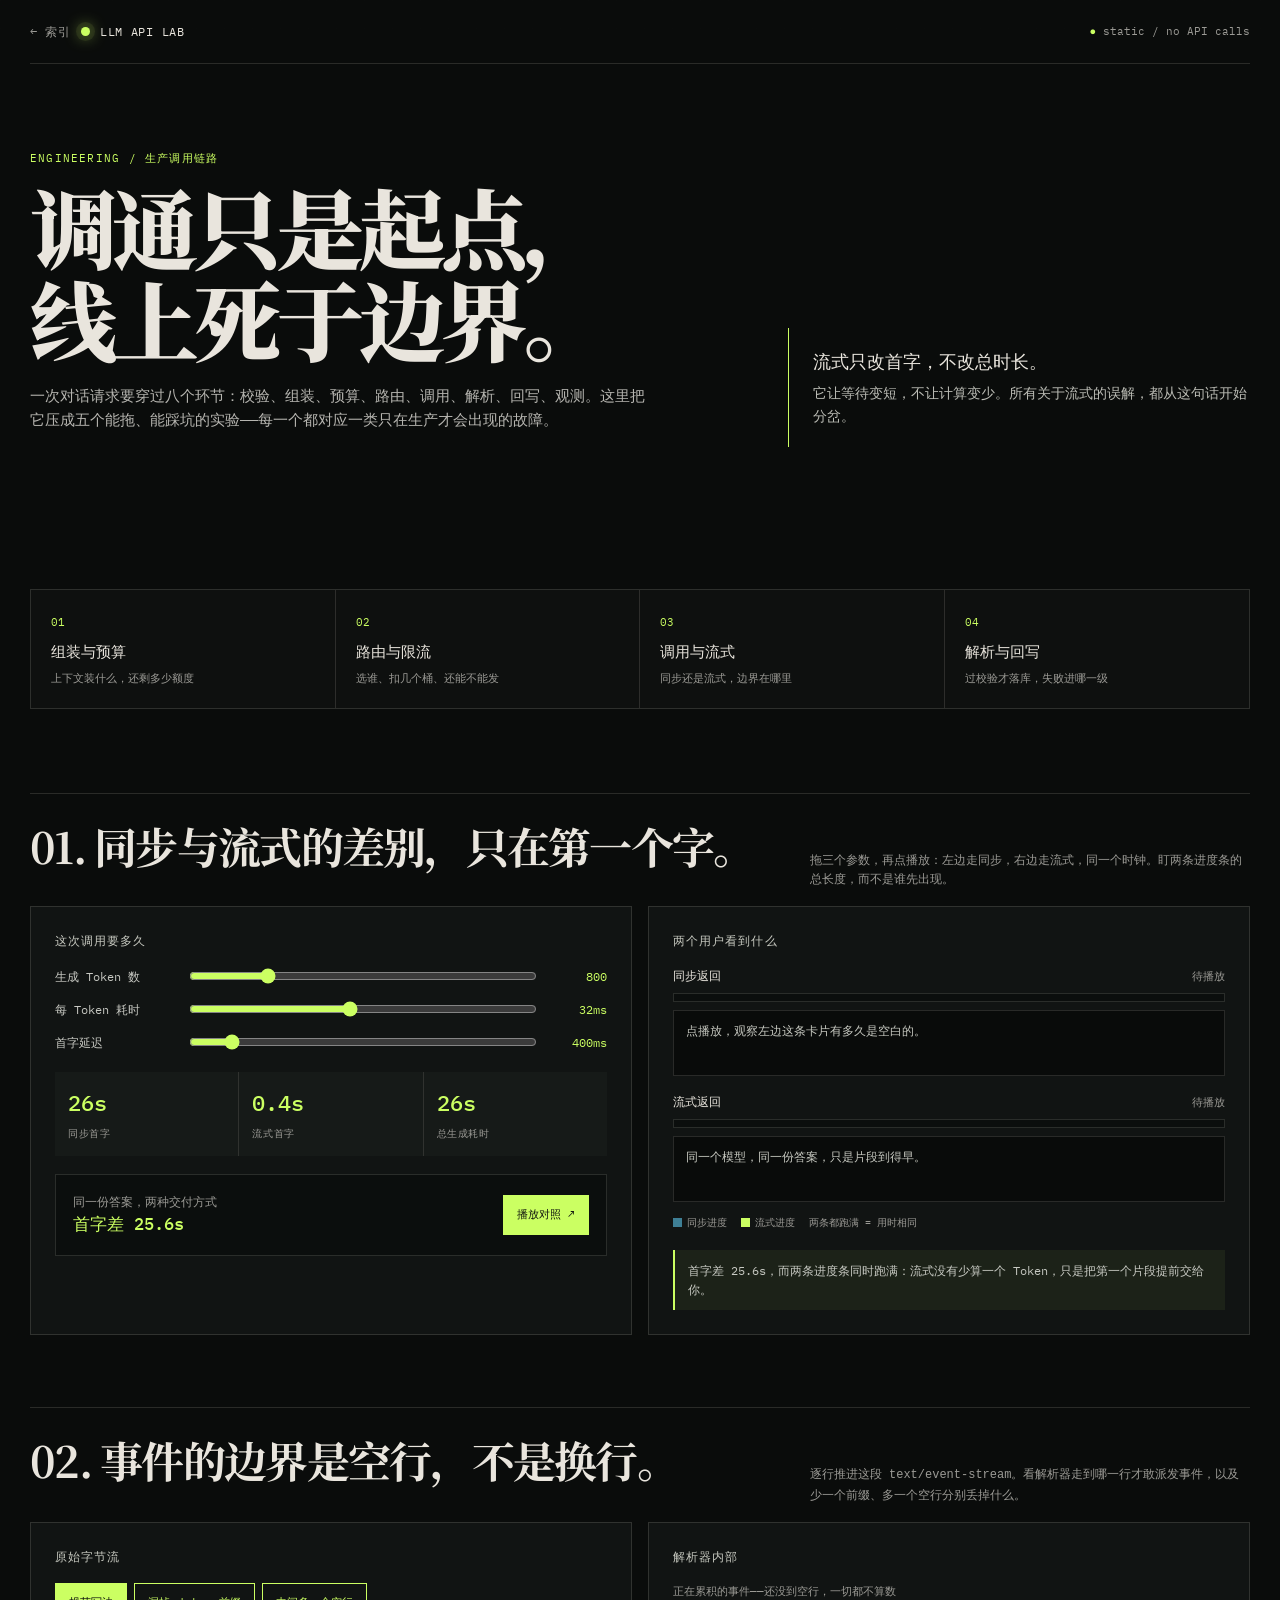
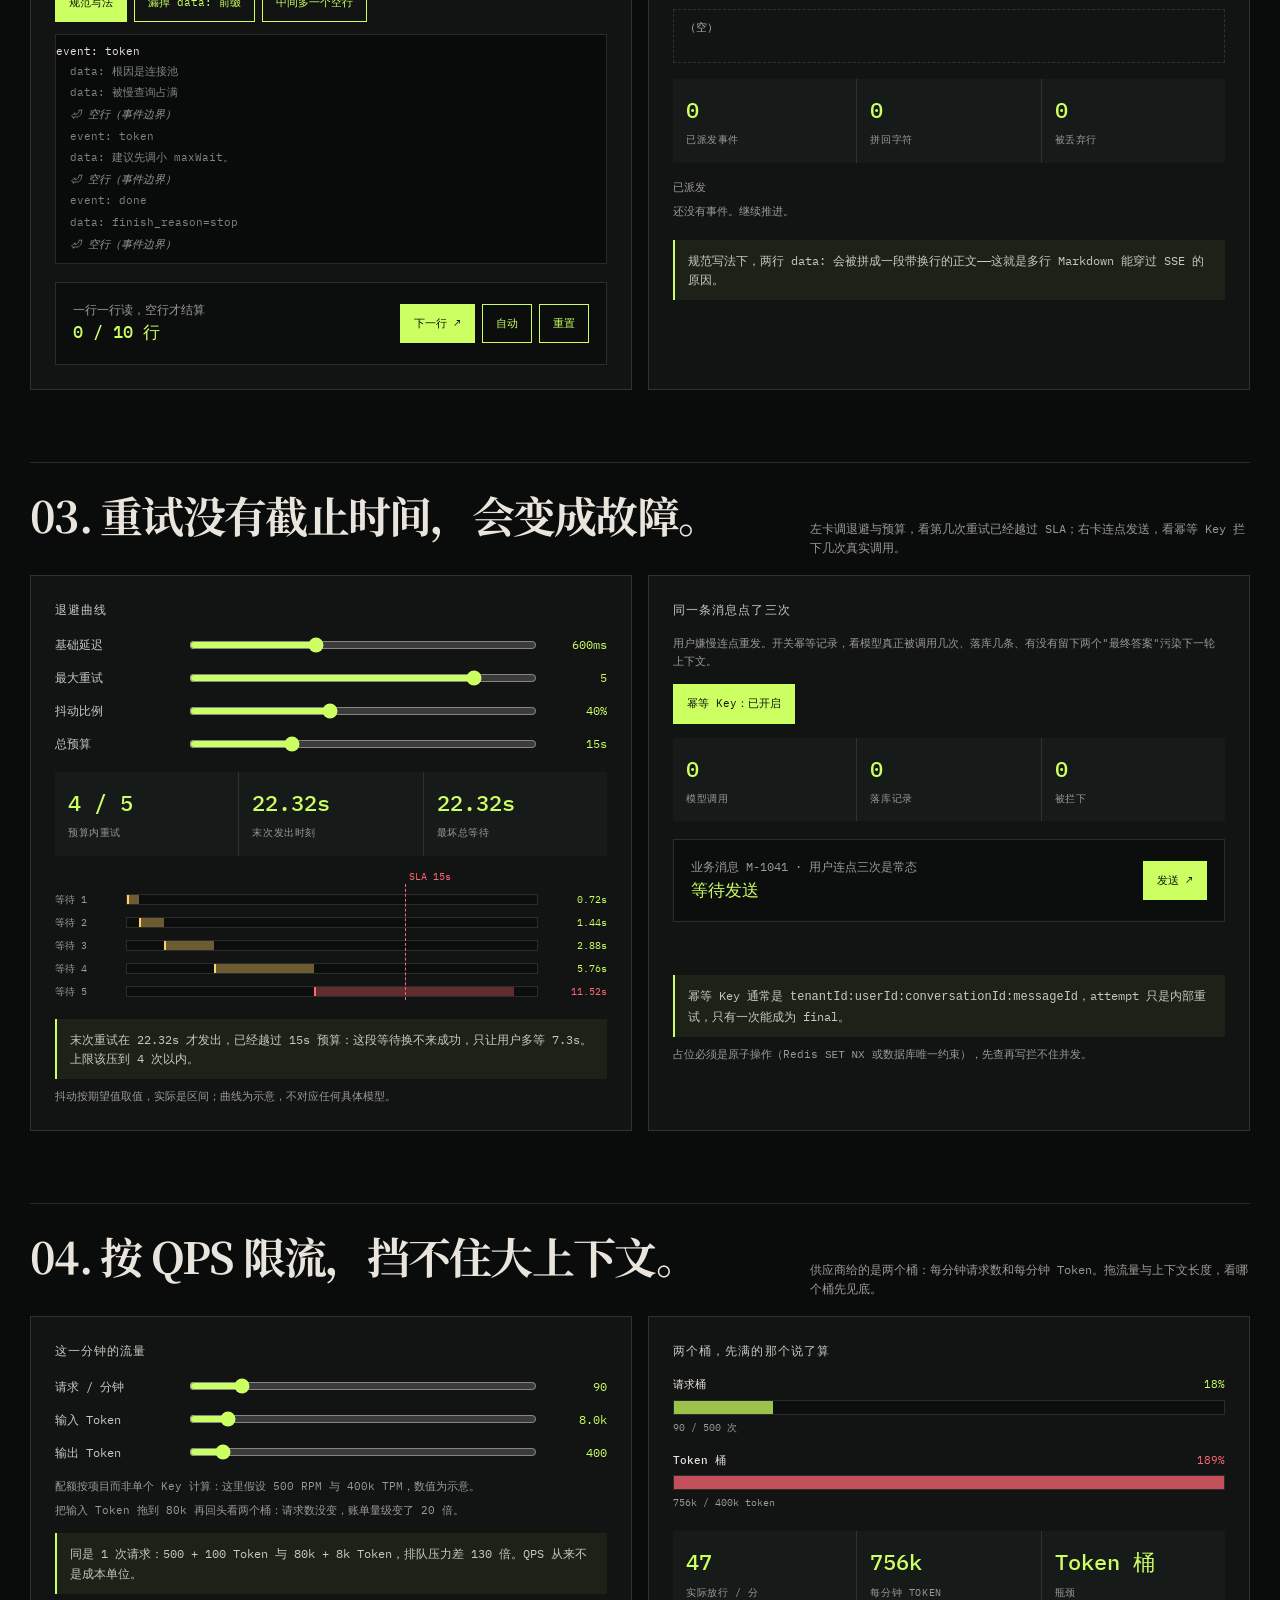
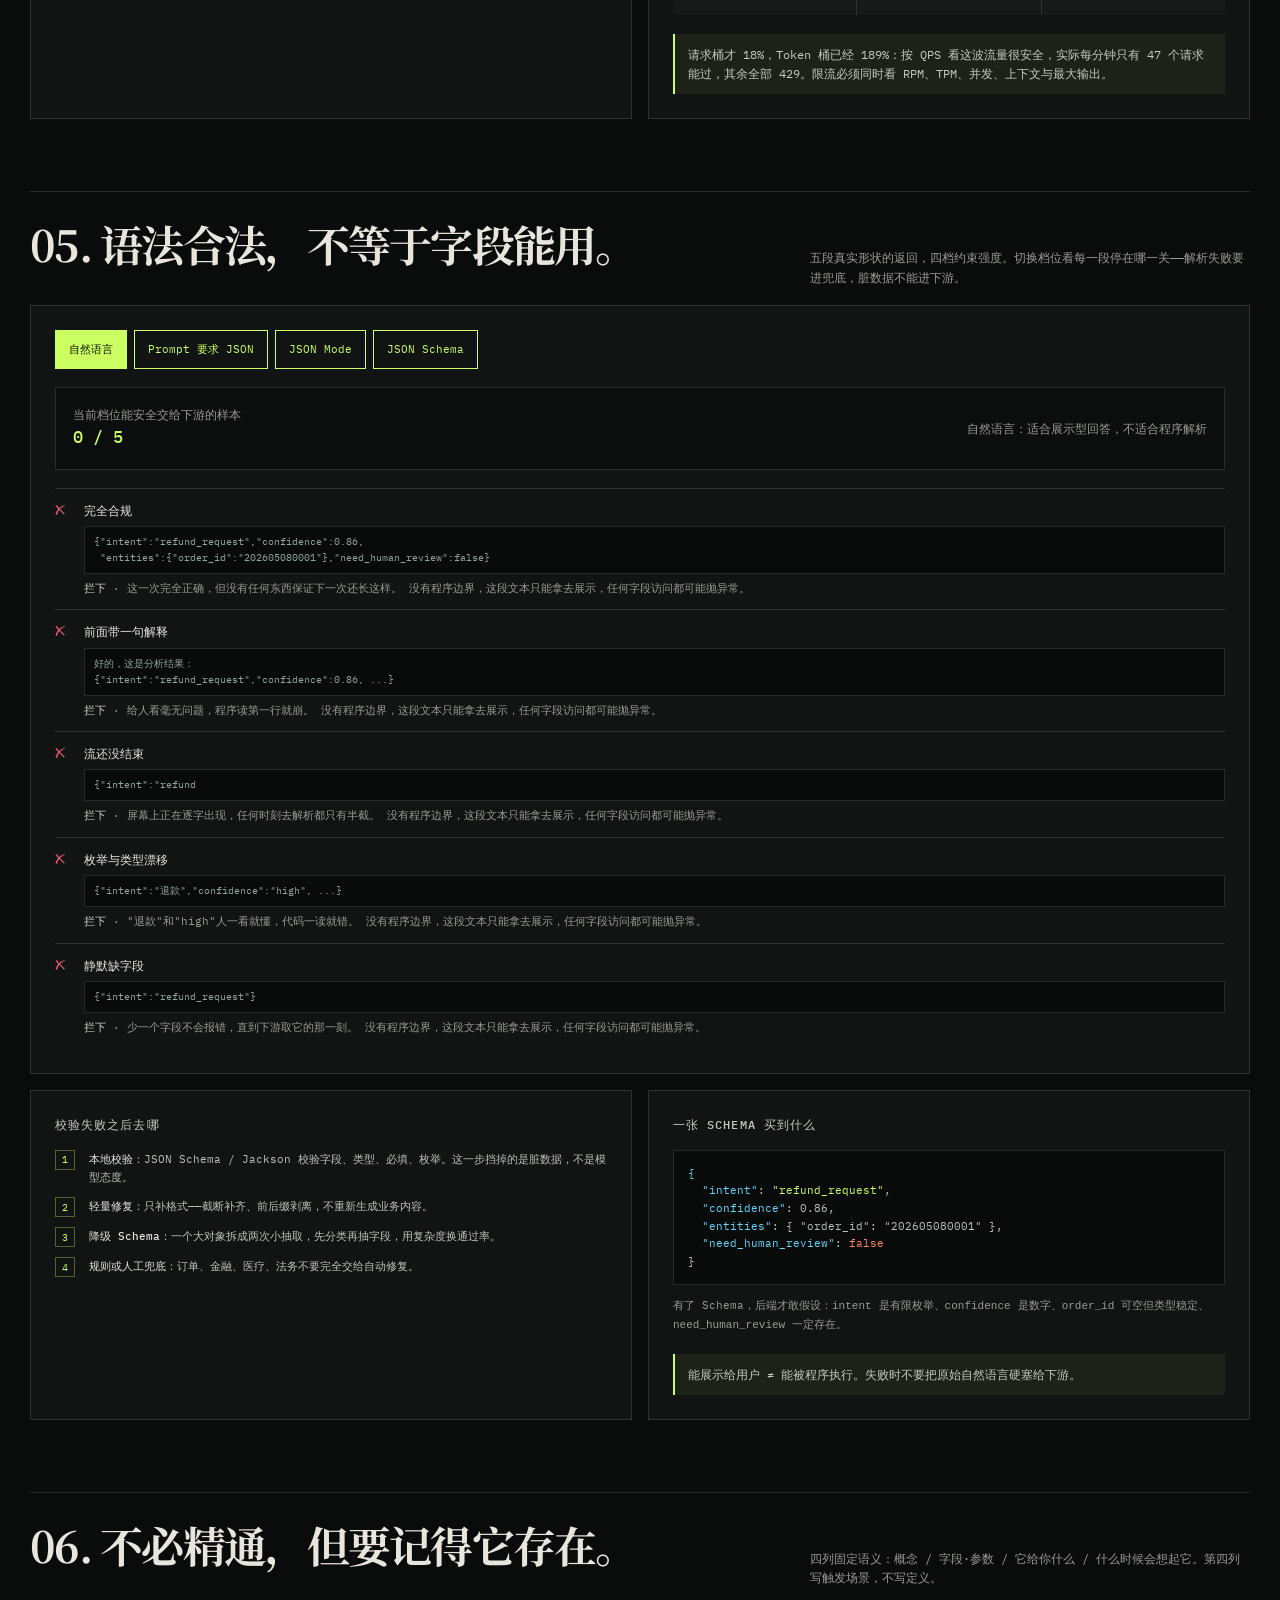
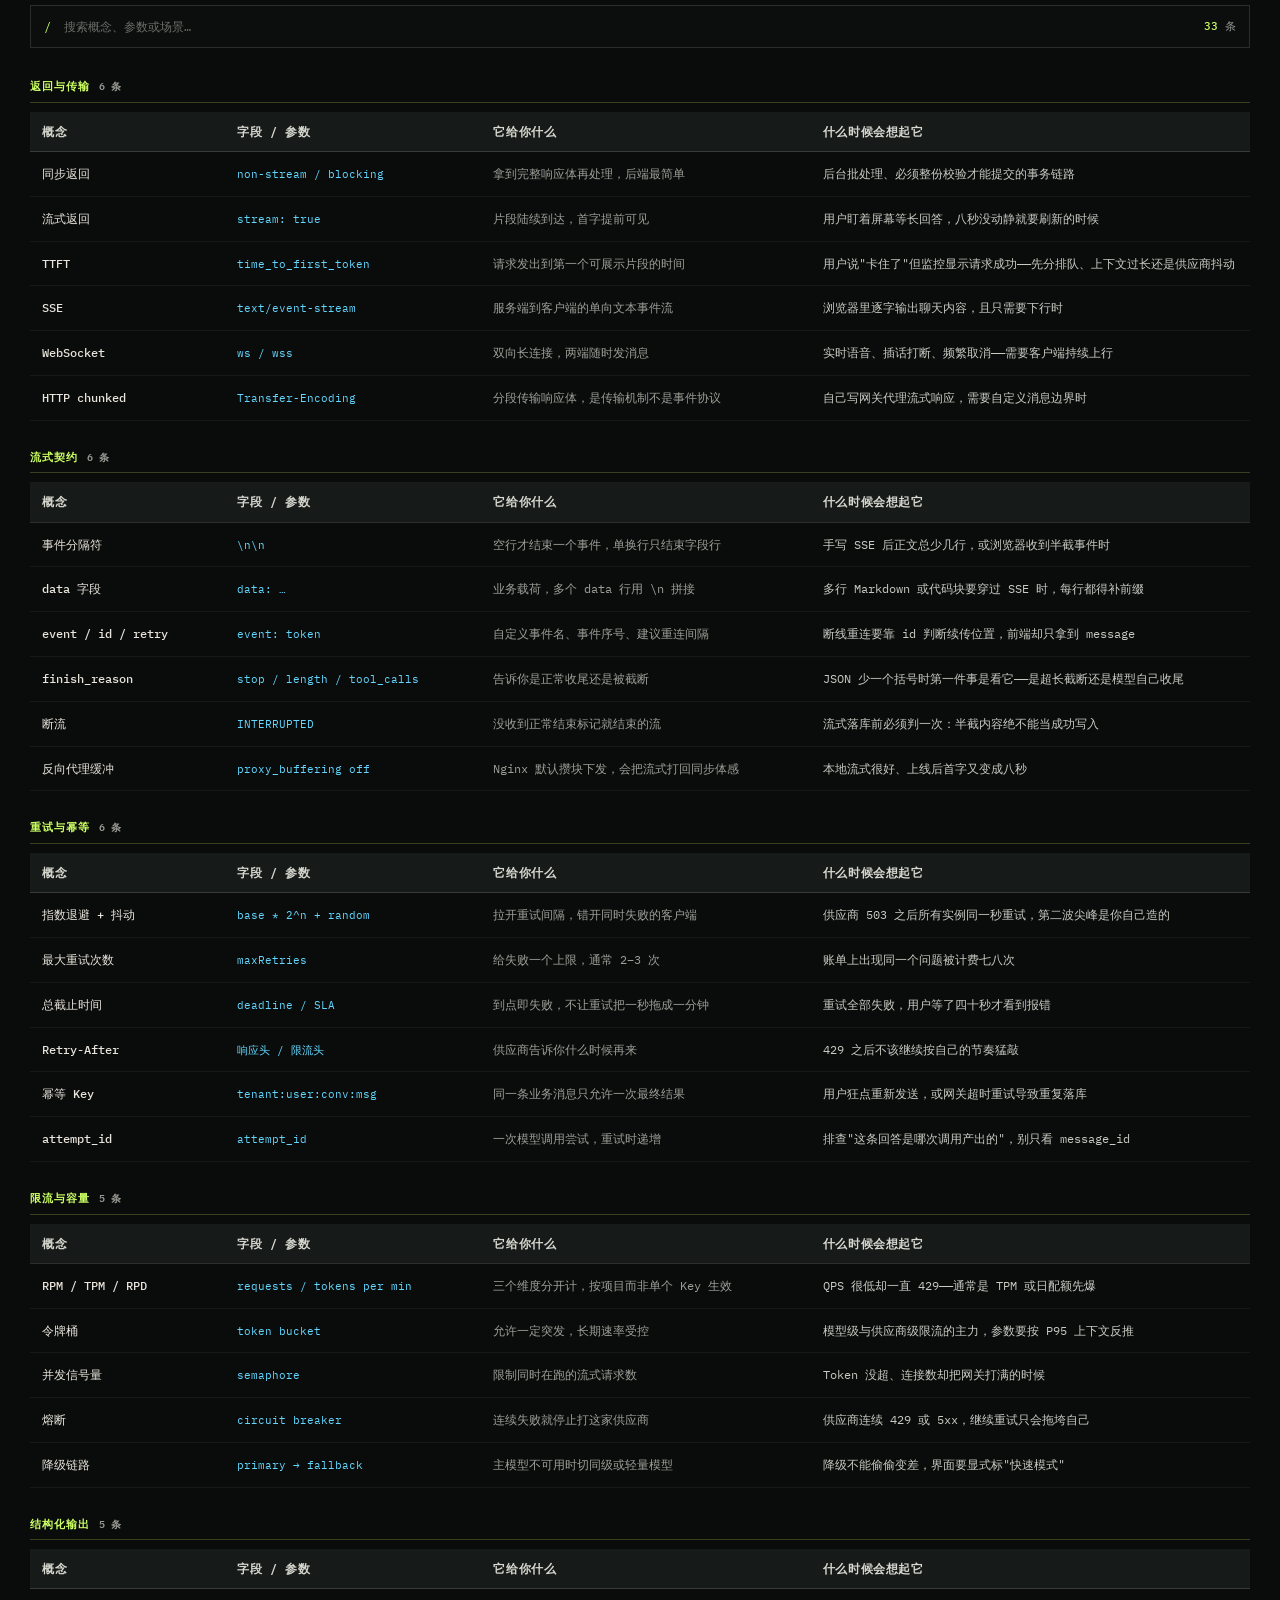
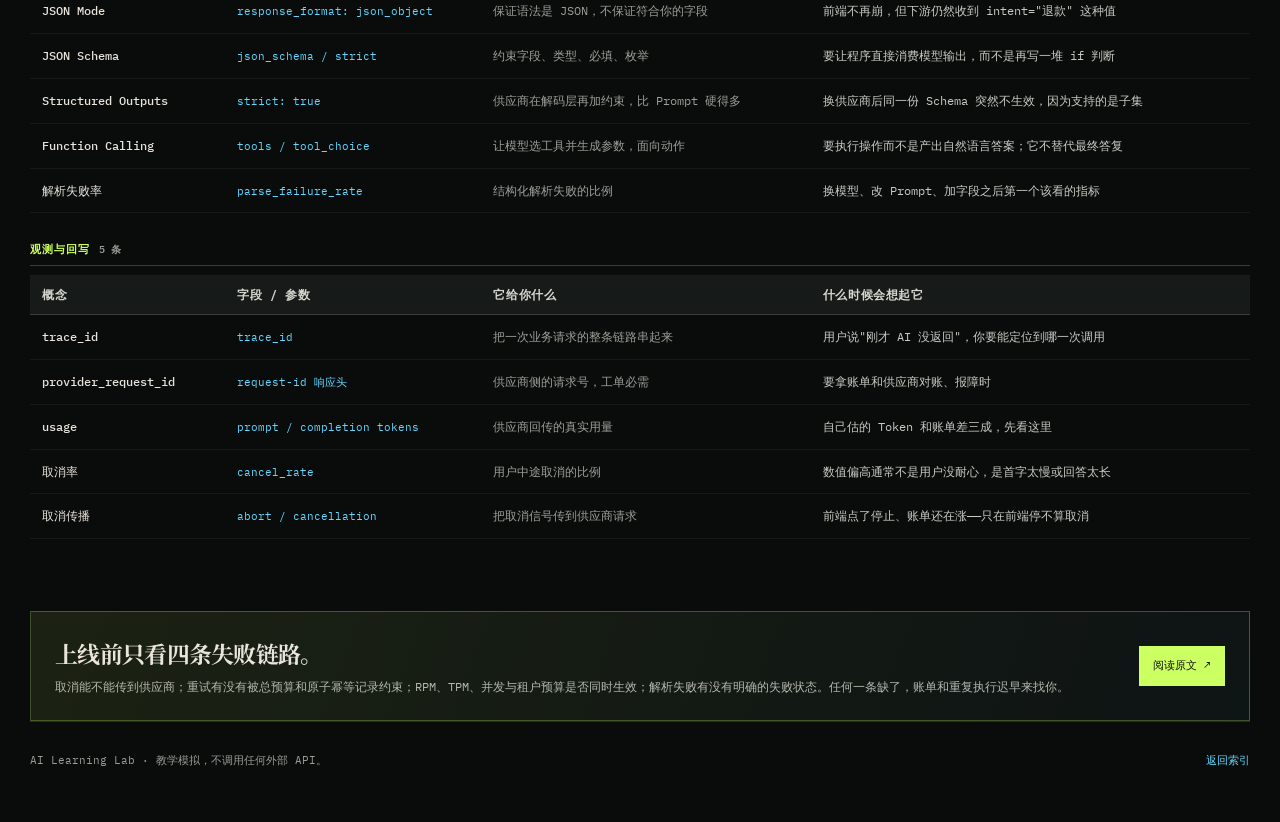
<file: html/engineering/llm-api-engineering/index.html>
<!doctype html>
<html lang="zh-CN">
<head>
  <meta charset="UTF-8" />
  <meta name="viewport" content="width=device-width, initial-scale=1.0" />
  <meta name="description" content="大模型 API 调用工程实践交互实验室：TTFT 与流式、SSE 事件边界、退避与幂等、Token 限流、结构化输出校验。" />
  <title>LLM API Engineering Lab</title>
  <link rel="icon" type="image/svg+xml" href="../../favicon.svg" />
  <link rel="mask-icon" href="../../favicon.svg" color="#cbff62" />
  <link rel="stylesheet" href="../../assets/lab.css" />
  <style>
    /* ──────────────────────────────────────────────────────────
       本页独有的可视化。通用组件见 ../../assets/lab.css
       ────────────────────────────────────────────────────────── */

    /* 01 首字竞速 */
    .race { display:grid; gap:16px; }
    .lane-top { display:flex; justify-content:space-between; align-items:baseline; font-size:11px; color:var(--muted); margin-bottom:7px; }
    .lane-top b { color:var(--ink); font-weight:500; font-size:12px; }
    .lane-track { height:9px; background:#0b0e0d; border:1px solid var(--line); position:relative; }
    .lane-fill { height:100%; width:0; }
    .lane-fill.sync { background:rgba(99,215,255,.32); }
    .lane-fill.stream { background:linear-gradient(90deg,rgba(203,255,98,.45),var(--lime)); }
    .lane-body { margin-top:8px; min-height:66px; font-size:12px; color:#c6c8c0; background:#090b0a; border:1px solid var(--line); padding:10px 12px; line-height:1.7; white-space:pre-wrap; }
    .lane-body .wait { color:var(--muted); }
    .race-legend { display:flex; flex-wrap:wrap; gap:14px; margin-top:13px; font-size:10px; color:var(--muted); }
    .race-legend i { display:inline-block; width:9px; height:9px; margin-right:5px; vertical-align:-1px; }
    .lg-sync { background:rgba(99,215,255,.55); }
    .lg-stream { background:var(--lime); }

    /* 02 SSE 原始流 */
    .sse-raw { background:#090b0a; border:1px solid var(--line); padding:8px 0; font-size:11px; max-height:264px; overflow:auto; }
    .sse-line { padding:2px 12px; white-space:pre-wrap; color:#7b857e; border-left:2px solid transparent; }
    .sse-line.done { color:#b3bcb5; }
    .sse-line.cur { color:var(--lime); border-left-color:var(--lime); background:rgba(203,255,98,.07); }
    .sse-line.blank { color:#8e9a90; font-style:italic; }
    .sse-line.drop { color:var(--red); }
    .event-log { display:grid; gap:6px; }
    .ev { border:1px solid var(--line); background:#0b0e0d; padding:7px 9px; font-size:11px; }
    .ev b { color:var(--blue); font-weight:500; margin-right:8px; }
    .ev span { color:#c6c8c0; white-space:pre-wrap; }
    .buffer { font-size:11px; border:1px dashed var(--line); padding:9px 11px; min-height:54px; white-space:pre-wrap; color:#a9b4ad; }

    /* 03 退避甘特 */
    .gantt { position:relative; margin-top:18px; padding-top:18px; }
    .grow { display:grid; grid-template-columns:62px 1fr 60px; gap:9px; align-items:center; margin-bottom:7px; font-size:10px; color:var(--muted); }
    .gtrack { height:11px; background:#0b0e0d; border:1px solid var(--line); position:relative; }
    .gbar { position:absolute; top:0; bottom:0; background:rgba(255,209,102,.4); border-left:2px solid var(--yellow); }
    .gbar.over { background:rgba(255,101,116,.35); border-left-color:var(--red); }
    .gtime { text-align:right; color:var(--lime); }
    .gtime.over { color:var(--red); }
    .gdeadline { position:absolute; top:10px; bottom:0; border-left:1px dashed var(--red); }
    .gdeadline span { position:absolute; top:-15px; left:3px; color:var(--red); font-size:10px; white-space:nowrap; }

    /* 03 幂等 chips */
    .chip.mute { border-color:var(--line); color:var(--muted); }
    .chip.dup { border-color:rgba(255,101,116,.42); color:var(--red); }

    /* 04 限流桶 */
    .bucket { margin-bottom:16px; }
    .bucket:last-of-type { margin-bottom:0; }
    .bucket-top { display:flex; justify-content:space-between; align-items:baseline; font-size:11px; color:var(--muted); margin-bottom:6px; }
    .bucket-top b { color:var(--ink); font-weight:500; }
    .bucket-top em { font-style:normal; color:var(--lime); }
    .bucket-rail { height:15px; background:#0b0e0d; border:1px solid var(--line); position:relative; overflow:hidden; }
    .bucket-fill { height:100%; width:0; transition:width .22s ease; background:rgba(203,255,98,.75); }
    .bucket-fill.warn { background:rgba(255,209,102,.8); }
    .bucket-fill.over { background:rgba(255,101,116,.75); }
    .bucket-note { font-size:10px; color:var(--muted); margin-top:5px; }

    /* 05 结构化判定 */
    .mode-row { display:flex; flex-wrap:wrap; gap:7px; margin-bottom:18px; }
    .btn.ghost.on { background:var(--lime); color:#10150e; }
    .vrow { display:grid; grid-template-columns:18px 1fr; gap:11px; padding:12px 0; border-top:1px solid var(--line); }
    .vrow .mark { font-size:12px; line-height:1.6; }
    .vrow.ok .mark { color:var(--lime); }
    .vrow.bad .mark { color:var(--red); }
    .vrow h4 { font-size:12px; font-weight:500; margin:0 0 6px; color:var(--ink); }
    .vraw { font-size:10px; color:#8fa79c; background:#090b0a; border:1px solid var(--line); padding:7px 9px; white-space:pre-wrap; word-break:break-all; line-height:1.6; }
    .vwhy { font-size:11px; color:var(--muted); margin-top:6px; }
    .vwhy b { color:#d2d3cb; font-weight:500; }

    /* 兜底四级 */
    .fallback { counter-reset:fb; display:grid; gap:10px; }
    .fb { counter-increment:fb; display:grid; grid-template-columns:24px 1fr; gap:10px; font-size:11px; color:#bfc2ba; line-height:1.7; }
    .fb::before { content:counter(fb); color:var(--lime); border:1px solid rgba(203,255,98,.34); width:20px; height:20px; display:grid; place-items:center; font-size:10px; }
    .fb b { color:var(--ink); font-weight:500; }

    /* 按钮不拆字：窄屏下按钮组允许换行，而不是把「下一行」压成竖排 */
    .btn { white-space:nowrap; }
    .dec-actions { display:flex; gap:7px; flex-wrap:wrap; }

    /* 响应式：本页样式后加载，需自行覆盖 */
    @media(max-width:760px) {
      .grow { grid-template-columns:50px 1fr 54px; }
      .lane-body { min-height:96px; }
      .decision { flex-wrap:wrap; }
    }
  </style>
</head>
<body>
  <main class="shell">

    <header class="topbar">
      <div class="brand">
        <a class="back" href="../../index.html" title="返回索引">← 索引</a>
        <i class="pulse"></i> LLM API Lab
      </div>
      <div class="status"><b>●</b> static / no API calls</div>
    </header>

    <section class="hero">
      <div>
        <div class="eyebrow">engineering / 生产调用链路</div>
        <h1>调通只是起点，<br>线上死于边界。</h1>
        <p>一次对话请求要穿过八个环节：校验、组装、预算、路由、调用、解析、回写、观测。这里把它压成五个能拖、能踩坑的实验——每一个都对应一类只在生产才会出现的故障。</p>
      </div>
      <div class="hero-note">
        <strong>流式只改首字，不改总时长。</strong>
        它让等待变短，不让计算变少。所有关于流式的误解，都从这句话开始分岔。
      </div>
    </section>

    <div class="workflow">
      <div class="flow" data-n="01"><b>组装与预算</b><span>上下文装什么，还剩多少额度</span></div>
      <div class="flow" data-n="02"><b>路由与限流</b><span>选谁、扣几个桶、还能不能发</span></div>
      <div class="flow" data-n="03"><b>调用与流式</b><span>同步还是流式，边界在哪里</span></div>
      <div class="flow" data-n="04"><b>解析与回写</b><span>过校验才落库，失败进哪一级</span></div>
    </div>

    <!-- ── 01 ─────────────────────────────────────────────── -->
    <section id="ttft">
      <header class="section-head">
        <h2>01. 同步与流式的差别，只在第一个字。</h2>
        <p>拖三个参数，再点播放：左边走同步，右边走流式，同一个时钟。盯两条进度条的总长度，而不是谁先出现。</p>
      </header>

      <div class="grid">
        <article class="card">
          <h3>这次调用要多久</h3>

          <div class="control">
            <label for="ttft-n">生成 Token 数</label>
            <input id="ttft-n" type="range" min="200" max="3000" step="50" value="800">
            <output class="value" id="ttft-n-v">800</output>
          </div>
          <div class="control">
            <label for="ttft-per">每 Token 耗时</label>
            <input id="ttft-per" type="range" min="8" max="60" step="1" value="32">
            <output class="value" id="ttft-per-v">32ms</output>
          </div>
          <div class="control">
            <label for="ttft-first">首字延迟</label>
            <input id="ttft-first" type="range" min="150" max="2500" step="50" value="420">
            <output class="value" id="ttft-first-v">420ms</output>
          </div>

          <div class="metrics" style="margin-top:20px">
            <div class="metric"><b id="m-sync">—</b><span>同步首字</span></div>
            <div class="metric"><b id="m-stream">—</b><span>流式首字</span></div>
            <div class="metric"><b id="m-total">—</b><span>总生成耗时</span></div>
          </div>

          <div class="decision">
            <span>同一份答案，两种交付方式<br><strong id="ttft-gap">等待播放</strong></span>
            <button class="btn" id="ttft-play">播放对照 ↗</button>
          </div>
        </article>

        <article class="card">
          <h3>两个用户看到什么</h3>
          <div class="race">
            <div>
              <div class="lane-top"><b>同步返回</b><span id="sync-state">待播放</span></div>
              <div class="lane-track"><div class="lane-fill sync" id="sync-fill"></div></div>
              <div class="lane-body" id="sync-body">点播放，观察左边这条卡片有多久是空白的。</div>
            </div>
            <div>
              <div class="lane-top"><b>流式返回</b><span id="stream-state">待播放</span></div>
              <div class="lane-track"><div class="lane-fill stream" id="stream-fill"></div></div>
              <div class="lane-body" id="stream-body">同一个模型，同一份答案，只是片段到得早。</div>
            </div>
          </div>
          <div class="race-legend">
            <span><i class="lg-sync"></i>同步进度</span>
            <span><i class="lg-stream"></i>流式进度</span>
            <span>两条都跑满 = 用时相同</span>
          </div>
          <div class="alert" id="ttft-alert">—</div>
        </article>
      </div>
    </section>

    <!-- ── 02 ─────────────────────────────────────────────── -->
    <section id="sse">
      <header class="section-head">
        <h2>02. 事件的边界是空行，不是换行。</h2>
        <p>逐行推进这段 <code>text/event-stream</code>。看解析器走到哪一行才敢派发事件，以及少一个前缀、多一个空行分别丢掉什么。</p>
      </header>

      <div class="grid">
        <article class="card">
          <h3>原始字节流</h3>
          <div class="mode-row" style="margin-bottom:12px">
            <button class="btn ghost on" data-sse="ok">规范写法</button>
            <button class="btn ghost" data-sse="prefix">漏掉 data: 前缀</button>
            <button class="btn ghost" data-sse="blank">中间多一个空行</button>
          </div>
          <div class="sse-raw" id="sse-raw"></div>
          <div class="decision">
            <span>一行一行读，空行才结算<br><strong id="sse-pos">0 / 0 行</strong></span>
            <span class="dec-actions">
              <button class="btn" id="sse-next">下一行 ↗</button>
              <button class="btn ghost" id="sse-auto">自动</button>
              <button class="btn ghost" id="sse-reset">重置</button>
            </span>
          </div>
        </article>

        <article class="card">
          <h3>解析器内部</h3>
          <p class="hint" style="margin-bottom:9px">正在累积的事件——还没到空行，一切都不算数</p>
          <div class="buffer" id="sse-buffer">（空）</div>

          <div class="metrics" style="margin:16px 0">
            <div class="metric"><b id="m-events">0</b><span>已派发事件</span></div>
            <div class="metric"><b id="m-chars">0</b><span>拼回字符</span></div>
            <div class="metric"><b id="m-dropped">0</b><span>被丢弃行</span></div>
          </div>

          <p class="hint" style="margin-bottom:7px">已派发</p>
          <div class="event-log" id="sse-events"><div class="hint">还没有事件。继续推进。</div></div>
          <div class="alert" id="sse-alert">—</div>
        </article>
      </div>
    </section>

    <!-- ── 03 ─────────────────────────────────────────────── -->
    <section id="retry">
      <header class="section-head">
        <h2>03. 重试没有截止时间，会变成故障。</h2>
        <p>左卡调退避与预算，看第几次重试已经越过 SLA；右卡连点发送，看幂等 Key 拦下几次真实调用。</p>
      </header>

      <div class="grid">
        <article class="card">
          <h3>退避曲线</h3>
          <div class="control">
            <label for="rt-base">基础延迟</label>
            <input id="rt-base" type="range" min="100" max="1500" step="50" value="600">
            <output class="value" id="rt-base-v">600ms</output>
          </div>
          <div class="control">
            <label for="rt-n">最大重试</label>
            <input id="rt-n" type="range" min="0" max="6" step="1" value="5">
            <output class="value" id="rt-n-v">5</output>
          </div>
          <div class="control">
            <label for="rt-jit">抖动比例</label>
            <input id="rt-jit" type="range" min="0" max="100" step="10" value="40">
            <output class="value" id="rt-jit-v">40%</output>
          </div>
          <div class="control">
            <label for="rt-deadline">总预算</label>
            <input id="rt-deadline" type="range" min="5" max="40" step="1" value="15">
            <output class="value" id="rt-deadline-v">15s</output>
          </div>

          <div class="metrics" style="margin-top:18px">
            <div class="metric"><b id="m-retry-fit">—</b><span>预算内重试</span></div>
            <div class="metric"><b id="m-retry-last">—</b><span>末次发出时刻</span></div>
            <div class="metric"><b id="m-retry-wait">—</b><span>最坏总等待</span></div>
          </div>

          <div class="gantt" id="gantt"></div>
          <div class="alert" id="retry-alert">—</div>
          <p class="hint" style="margin:9px 0 0">抖动按期望值取值，实际是区间；曲线为示意，不对应任何具体模型。</p>
        </article>

        <article class="card">
          <h3>同一条消息点了三次</h3>
          <p class="hint">用户嫌慢连点重发。开关幂等记录，看模型真正被调用几次、落库几条、有没有留下两个"最终答案"污染下一轮上下文。</p>

          <div class="mode-row" style="margin:14px 0">
            <button class="btn ghost on" id="idem-toggle">幂等 Key：已开启</button>
          </div>

          <div class="metrics">
            <div class="metric"><b id="m-calls">0</b><span>模型调用</span></div>
            <div class="metric"><b id="m-writes">0</b><span>落库记录</span></div>
            <div class="metric"><b id="m-saved">0</b><span>被拦下</span></div>
          </div>

          <div class="decision">
            <span>业务消息 M-1041 · 用户连点三次是常态<br><strong id="idem-state">等待发送</strong></span>
            <button class="btn" id="idem-send">发送 ↗</button>
          </div>

          <div class="chips" id="idem-chips"></div>

          <div class="alert" id="idem-alert">幂等 Key 通常是 <code>tenantId:userId:conversationId:messageId</code>，attempt 只是内部重试，只有一次能成为 final。</div>
          <p class="hint" style="margin:9px 0 0">占位必须是原子操作（Redis <code>SET NX</code> 或数据库唯一约束），先查再写拦不住并发。</p>
        </article>
      </div>
    </section>

    <!-- ── 04 ─────────────────────────────────────────────── -->
    <section id="ratelimit">
      <header class="section-head">
        <h2>04. 按 QPS 限流，挡不住大上下文。</h2>
        <p>供应商给的是两个桶：每分钟请求数和每分钟 Token。拖流量与上下文长度，看哪个桶先见底。</p>
      </header>

      <div class="grid">
        <article class="card">
          <h3>这一分钟的流量</h3>
          <div class="control">
            <label for="rl-rpm">请求 / 分钟</label>
            <input id="rl-rpm" type="range" min="10" max="600" step="10" value="90">
            <output class="value" id="rl-rpm-v">90</output>
          </div>
          <div class="control">
            <label for="rl-in">输入 Token</label>
            <input id="rl-in" type="range" min="500" max="80000" step="500" value="8000">
            <output class="value" id="rl-in-v">8.0k</output>
          </div>
          <div class="control">
            <label for="rl-out">输出 Token</label>
            <input id="rl-out" type="range" min="100" max="4000" step="100" value="400">
            <output class="value" id="rl-out-v">400</output>
          </div>
          <p class="hint" style="margin:16px 0 0">配额按项目而非单个 Key 计算：这里假设 500 RPM 与 400k TPM，数值为示意。</p>
          <p class="hint" style="margin:6px 0 0">把输入 Token 拖到 80k 再回头看两个桶：请求数没变，账单量级变了 20 倍。</p>
          <div class="alert" style="margin-top:14px">同是 1 次请求：500 + 100 Token 与 80k + 8k Token，排队压力差 130 倍。QPS 从来不是成本单位。</div>
        </article>

        <article class="card">
          <h3>两个桶，先满的那个说了算</h3>

          <div class="bucket">
            <div class="bucket-top"><b>请求桶</b><em id="b-req-label">18%</em></div>
            <div class="bucket-rail"><div class="bucket-fill" id="b-req"></div></div>
            <div class="bucket-note" id="b-req-note">90 / 500 次</div>
          </div>

          <div class="bucket">
            <div class="bucket-top"><b>Token 桶</b><em id="b-tok-label">189%</em></div>
            <div class="bucket-rail"><div class="bucket-fill over" id="b-tok"></div></div>
            <div class="bucket-note" id="b-tok-note">756k / 400k</div>
          </div>

          <div class="metrics" style="margin:20px 0 0">
            <div class="metric"><b id="m-pass">—</b><span>实际放行 / 分</span></div>
            <div class="metric"><b id="m-tokmin">—</b><span>每分钟 Token</span></div>
            <div class="metric"><b id="m-bottleneck">—</b><span>瓶颈</span></div>
          </div>

          <div class="alert" id="rl-alert">—</div>
        </article>
      </div>
    </section>

    <!-- ── 05 ─────────────────────────────────────────────── -->
    <section id="structured">
      <header class="section-head">
        <h2>05. 语法合法，不等于字段能用。</h2>
        <p>五段真实形状的返回，四档约束强度。切换档位看每一段停在哪一关——解析失败要进兜底，脏数据不能进下游。</p>
      </header>

      <div class="card">
        <div class="mode-row" id="mode-row">
          <button class="btn ghost on" data-mode="none">自然语言</button>
          <button class="btn ghost" data-mode="prompt">Prompt 要求 JSON</button>
          <button class="btn ghost" data-mode="json">JSON Mode</button>
          <button class="btn ghost" data-mode="schema">JSON Schema</button>
        </div>

        <div class="decision" style="margin:0 0 18px">
          <span>当前档位能安全交给下游的样本<br><strong id="struct-summary">0 / 5</strong></span>
          <span class="hint" id="struct-note">没有任何程序边界</span>
        </div>

        <div id="struct-list"></div>
      </div>

      <div class="grid" style="margin-top:16px">
        <article class="card">
          <h3>校验失败之后去哪</h3>
          <div class="fallback">
            <div class="fb"><span><b>本地校验</b>：JSON Schema / Jackson 校验字段、类型、必填、枚举。这一步挡掉的是脏数据，不是模型态度。</span></div>
            <div class="fb"><span><b>轻量修复</b>：只补格式——截断补齐、前后缀剥离，不重新生成业务内容。</span></div>
            <div class="fb"><span><b>降级 Schema</b>：一个大对象拆成两次小抽取，先分类再抽字段，用复杂度换通过率。</span></div>
            <div class="fb"><span><b>规则或人工兜底</b>：订单、金融、医疗、法务不要完全交给自动修复。</span></div>
          </div>
        </article>
        <article class="card">
          <h3>一张 Schema 买到什么</h3>
          <div class="code"><span class="blue">{
  "intent"</span>: <span class="lime">"refund_request"</span>,
  <span class="blue">"confidence"</span>: 0.86,
  <span class="blue">"entities"</span>: { "order_id": "202605080001" },
  <span class="blue">"need_human_review"</span>: <span class="orange">false</span>
}</div>
          <p class="hint" style="margin-top:12px">有了 Schema，后端才敢假设：<code>intent</code> 是有限枚举、<code>confidence</code> 是数字、<code>order_id</code> 可空但类型稳定、<code>need_human_review</code> 一定存在。</p>
          <div class="alert">能展示给用户 ≠ 能被程序执行。失败时不要把原始自然语言硬塞给下游。</div>
        </article>
      </div>
    </section>

    <!-- ── 06 ─────────────────────────────────────────────── -->
    <section id="concepts">
      <header class="section-head">
        <h2>06. 不必精通，但要记得它存在。</h2>
        <p>四列固定语义：概念 / 字段·参数 / 它给你什么 / 什么时候会想起它。第四列写触发场景，不写定义。</p>
      </header>

      <div class="concept-search">
        <i>/</i>
        <input id="concept-q" type="search" placeholder="搜索概念、参数或场景…" aria-label="搜索概念" />
        <span><b id="concept-count">0</b> 条</span>
      </div>
      <div id="concept-list"></div>
    </section>

    <aside class="callout">
      <div>
        <h3>上线前只看四条失败链路。</h3>
        <p>取消能不能传到供应商；重试有没有被总预算和原子幂等记录约束；RPM、TPM、并发与租户预算是否同时生效；解析失败有没有明确的失败状态。任何一条缺了，账单和重复执行迟早来找你。</p>
      </div>
      <a class="btn" target="_blank" rel="noopener" href="https://javaguide.cn/ai/llm-basis/llm-api-engineering.html">阅读原文 ↗</a>
    </aside>

    <footer class="foot">
      <span>AI Learning Lab · 教学模拟，不调用任何外部 API。</span>
      <span><a href="../../index.html">返回索引</a></span>
    </footer>
  </main>

<script>
/* ══════════════════════════════════════════════════════════════
   01 · 同步 vs 流式：同一个时钟，两条进度
   ══════════════════════════════════════════════════════════════ */
const ANSWER = '根因是数据库连接池被慢查询占满：先把 maxWait 调小，再给慢查询加超时，最后补一个连接泄漏的告警。';
const el = id => document.getElementById(id);

const tN = el('ttft-n'), tPer = el('ttft-per'), tFirst = el('ttft-first');
const PLAY_MS = 3600;
let rafId = 0;

function ttftParams() {
  const n = +tN.value, per = +tPer.value, first = +tFirst.value;
  return { n, per, first, total: first + n * per };
}
const secs = ms => (ms / 1000).toFixed(ms < 10000 ? 1 : 0) + 's';

function paintTtft() {
  const p = ttftParams();
  el('ttft-n-v').textContent = p.n;
  el('ttft-per-v').textContent = p.per + 'ms';
  el('ttft-first-v').textContent = p.first + 'ms';
  el('m-sync').textContent = secs(p.total);
  el('m-stream').textContent = secs(p.first);
  el('m-total').textContent = secs(p.total);
  const gap = (p.total - p.first) / 1000;
  el('ttft-gap').textContent = '首字差 ' + gap.toFixed(1) + 's';
  el('ttft-alert').textContent = '首字差 ' + gap.toFixed(1) + 's，而两条进度条同时跑满：流式没有少算一个 Token，只是把第一个片段提前交给你。';
}

function resetRace(msg) {
  cancelAnimationFrame(rafId);
  el('sync-fill').style.width = '0%';
  el('stream-fill').style.width = '0%';
  el('sync-state').textContent = '待播放';
  el('stream-state').textContent = '待播放';
  el('sync-body').textContent = msg;
  el('stream-body').textContent = msg;
}

function playRace() {
  const p = ttftParams();
  cancelAnimationFrame(rafId);
  el('sync-body').innerHTML = '<span class="wait">等待完整结果…</span>';
  el('stream-body').innerHTML = '<span class="wait">等待首字…</span>';
  el('sync-state').textContent = '生成中';
  el('stream-state').textContent = '生成中';

  const t0 = performance.now();
  const tick = now => {
    const modelT = Math.min(p.total, (now - t0) / PLAY_MS * p.total);
    const prog = modelT / p.total;
    el('sync-fill').style.width = (prog * 100).toFixed(1) + '%';
    el('stream-fill').style.width = (prog * 100).toFixed(1) + '%';

    if (modelT >= p.total) {
      el('sync-body').textContent = ANSWER;
      el('stream-body').textContent = ANSWER;
      el('sync-state').textContent = '完成 · ' + secs(p.total);
      el('stream-state').textContent = '完成 · ' + secs(p.total);
      return;
    }

    el('sync-body').innerHTML = '<span class="wait">等待完整结果… 已生成 ' + Math.round(prog * 100) + '%</span>';

    if (modelT < p.first) {
      el('stream-body').innerHTML = '<span class="wait">等待首字…</span>';
    } else {
      const cut = Math.ceil((modelT - p.first) / (p.total - p.first) * ANSWER.length);
      el('stream-body').textContent = ANSWER.slice(0, cut);
      el('stream-state').textContent = '已收到首字';
    }
    rafId = requestAnimationFrame(tick);
  };
  rafId = requestAnimationFrame(tick);
}

[tN, tPer, tFirst].forEach(r => r.addEventListener('input', () => {
  paintTtft();
  resetRace('参数已变，重新播放看差异。');
}));
el('ttft-play').addEventListener('click', playRace);
paintTtft();

/* ══════════════════════════════════════════════════════════════
   02 · SSE 逐行解析
   ══════════════════════════════════════════════════════════════ */
const SSE = {
  ok: [
    'event: token', 'data: 根因是连接池', 'data: 被慢查询占满', '',
    'event: token', 'data: 建议先调小 maxWait。', '',
    'event: done', 'data: finish_reason=stop', ''
  ],
  prefix: [
    'event: token', 'data: 根因是连接池', '被慢查询占满', '',
    'event: token', 'data: 建议先调小 maxWait。', '',
    'event: done', 'data: finish_reason=stop', ''
  ],
  blank: [
    'event: token', 'data: 根因是连接池', '', 'data: 被慢查询占满', '',
    'event: token', 'data: 建议先调小 maxWait。', '',
    'event: done', 'data: finish_reason=stop', ''
  ]
};
const SSE_NOTE = {
  ok: '规范写法下，两行 data: 会被拼成一段带换行的正文——这就是多行 Markdown 能穿过 SSE 的原因。',
  prefix: '第二行少了 data: 前缀，解析器不认识这个字段，直接丢弃：正文少了一行，而空行派发时不会报任何错。手写 SSE 最容易漏的就是这个前缀。',
  blank: '多出来的空行把事件提前结算：后半段变成一个无名事件，丢了 id 与 event 名，前端只能靠顺序猜。'
};

let sseMode = 'ok', sseLines = SSE.ok, sseIdx = 0, sseCur = null, sseEvents = [], sseDropped = 0, sseTimer = 0;

function esc(s) {
  return String(s).replace(/[&<>"]/g, c => ({ '&': '&amp;', '<': '&lt;', '>': '&gt;', '"': '&quot;' }[c]));
}

function renderSseRaw() {
  el('sse-raw').innerHTML = sseLines.map((line, i) => {
    let cls = '';
    if (i < sseIdx) cls = 'done';
    if (i === sseIdx) cls = 'cur';
    if (line === '') cls += ' blank';
    else if (line.indexOf(':') === -1) cls += ' drop';
    const text = line === '' ? '⏎ 空行（事件边界）' : line;
    return '<div class="sse-line' + cls + '">' + esc(text) + '</div>';
  }).join('');
}

function sseReset() {
  clearInterval(sseTimer);
  el('sse-auto').classList.remove('on');
  sseLines = SSE[sseMode];
  sseIdx = 0; sseCur = null; sseEvents = []; sseDropped = 0;
  el('sse-pos').textContent = '0 / ' + sseLines.length + ' 行';
  el('sse-buffer').textContent = '（空）';
  el('sse-events').innerHTML = '<div class="hint">还没有事件。继续推进。</div>';
  el('m-events').textContent = '0';
  el('m-chars').textContent = '0';
  el('m-dropped').textContent = '0';
  el('sse-alert').textContent = SSE_NOTE[sseMode];
  renderSseRaw();
}

function sseStep() {
  if (sseIdx >= sseLines.length) { clearInterval(sseTimer); return false; }
  const line = sseLines[sseIdx];

  if (line === '') {
    if (sseCur && sseCur.data.length) {
      sseEvents.push({ ev: sseCur.ev || 'message', text: sseCur.data.join('\n') });
    }
    sseCur = null;
  } else if (line.charAt(0) === ':') {
    /* 注释行，仅作心跳，不产生事件 */
  } else {
    const cut = line.indexOf(':');
    let field, value;
    if (cut === -1) { field = line; value = ''; }
    else {
      field = line.slice(0, cut);
      value = line.slice(cut + 1);
      if (value.charAt(0) === ' ') value = value.slice(1);
    }
    if (field === 'data') {
      if (!sseCur) sseCur = { ev: '', data: [] };
      sseCur.data.push(value);
    } else if (field === 'event') {
      if (!sseCur) sseCur = { ev: '', data: [] };
      sseCur.ev = value;
    } else {
      sseDropped++;
    }
  }

  sseIdx++;
  paintSse();
  return sseIdx < sseLines.length;
}

function paintSse() {
  el('sse-pos').textContent = sseIdx + ' / ' + sseLines.length + ' 行';

  if (!sseCur) {
    el('sse-buffer').textContent = '（空）';
  } else {
    el('sse-buffer').textContent =
      'event: ' + (sseCur.ev || '(默认 message)') + '\n' +
      'data: ' + sseCur.data.join('\n      ') + (sseCur.data.length > 1 ? '\n（多行 data 按 \\n 拼接）' : '');
  }

  if (sseEvents.length) {
    el('sse-events').innerHTML = sseEvents.map(e =>
      '<div class="ev"><b>' + esc(e.ev) + '</b><span>' + esc(e.text) + '</span></div>'
    ).join('');
  }
  el('m-events').textContent = sseEvents.length;
  el('m-chars').textContent = sseEvents.reduce((n, e) => n + e.text.length, 0);
  el('m-dropped').textContent = sseDropped;

  if (sseIdx >= sseLines.length) {
    el('sse-alert').textContent = sseMode === 'ok'
      ? '流结束，三个事件都完整。注意结束状态来自 done 事件里的 finish_reason——缺了它，这段内容只能标记为中断。'
      : SSE_NOTE[sseMode];
  }
  renderSseRaw();
}

document.querySelectorAll('[data-sse]').forEach(btn => {
  btn.addEventListener('click', () => {
    document.querySelectorAll('[data-sse]').forEach(b => b.classList.remove('on'));
    btn.classList.add('on');
    sseMode = btn.dataset.sse;
    sseReset();
  });
});
el('sse-next').addEventListener('click', () => { clearInterval(sseTimer); sseStep(); });
el('sse-auto').addEventListener('click', function () {
  if (this.classList.contains('on')) { this.classList.remove('on'); clearInterval(sseTimer); return; }
  this.classList.add('on');
  sseTimer = setInterval(() => {
    const more = sseStep();
    if (!more) { clearInterval(sseTimer); el('sse-auto').classList.remove('on'); }
  }, 480);
});
el('sse-reset').addEventListener('click', sseReset);
sseReset();

/* ══════════════════════════════════════════════════════════════
   03 · 退避甘特 + 幂等
   ══════════════════════════════════════════════════════════════ */
const rtBase = el('rt-base'), rtNum = el('rt-n'), rtJit = el('rt-jit'), rtDl = el('rt-deadline');

function paintRetry() {
  const base = +rtBase.value, n = +rtNum.value, jit = +rtJit.value / 100, dl = +rtDl.value;
  el('rt-base-v').textContent = base + 'ms';
  el('rt-n-v').textContent = n;
  el('rt-jit-v').textContent = Math.round(jit * 100) + '%';
  el('rt-deadline-v').textContent = dl + 's';

  let t = 0;
  const rows = [];
  for (let i = 1; i <= n; i++) {
    const sleep = base * Math.pow(2, i - 1) * (1 + jit / 2) / 1000;
    const to = t + sleep;
    rows.push({ i, from: t, to, sleep, over: to > dl });
    t = to;
  }

  const span = Math.max(dl, t, 1) * 1.06;

  el('gantt').innerHTML =
    (rows.length ? rows.map(r =>
      '<div class="grow"><span>等待 ' + r.i + '</span>' +
      '<div class="gtrack"><i class="gbar' + (r.over ? ' over' : '') + '" style="left:' +
      (r.from / span * 100).toFixed(2) + '%;width:' + Math.max((r.to - r.from) / span * 100, 0.8).toFixed(2) + '%"></i></div>' +
      '<span class="gtime' + (r.over ? ' over' : '') + '">' + r.sleep.toFixed(2) + 's</span></div>'
    ).join('') : '<div class="hint">最大重试为 0：失败即返回，不做任何等待。</div>') +
    '<div class="gdeadline" style="left:' + (dl / span * 100).toFixed(2) + '%"><span>SLA ' + dl + 's</span></div>';

  const fit = rows.filter(r => r.to <= dl).length;
  el('m-retry-fit').textContent = fit + ' / ' + n;
  el('m-retry-last').textContent = n ? t.toFixed(2) + 's' : '0s';
  el('m-retry-wait').textContent = t.toFixed(2) + 's';

  if (!n) {
    el('retry-alert').textContent = '没有重试：一次失败就是失败。对后台任务太脆，对用户交互反而诚实。';
  } else if (t > dl) {
    el('retry-alert').textContent = '末次重试在 ' + t.toFixed(2) + 's 才发出，已经越过 ' + dl + 's 预算：这段等待换不来成功，只让用户多等 ' + (t - dl).toFixed(1) + 's。上限该压到 ' + Math.max(fit, 1) + ' 次以内。';
  } else {
    el('retry-alert').textContent = '全部重试都落在预算内：最坏总等待 ' + t.toFixed(2) + 's，还剩 ' + (dl - t).toFixed(1) + 's 余量。抖动让同时失败的客户端错开重发，不会形成第二波尖峰。';
  }
}

[rtBase, rtNum, rtJit, rtDl].forEach(r => r.addEventListener('input', paintRetry));
paintRetry();

let idemOn = true, calls = 0, writes = 0, saved = 0, seq = 0;

function paintIdem() {
  el('m-calls').textContent = calls;
  el('m-writes').textContent = writes;
  el('m-saved').textContent = saved;
}

el('idem-toggle').addEventListener('click', function () {
  idemOn = !idemOn;
  this.textContent = '幂等 Key：' + (idemOn ? '已开启' : '未开启');
  this.classList.toggle('on', idemOn);
  calls = 0; writes = 0; saved = 0; seq = 0;
  el('idem-chips').innerHTML = '';
  el('idem-state').textContent = '计数已重置';
  el('idem-alert').textContent = idemOn
    ? '幂等 Key 通常是 tenantId:userId:conversationId:messageId，attempt 只是内部重试，只有一次能成为 final。'
    : '没有幂等 Key：每次点击都是一条新业务消息。用户手抖三次，就多三次扣费、三条落库、三个互相矛盾的"最终答案"。';
  paintIdem();
});

el('idem-send').addEventListener('click', () => {
  seq++;
  const chip = document.createElement('span');
  if (idemOn && seq > 1) {
    saved++;
    chip.className = 'chip mute';
    chip.textContent = 'P' + seq + ' 命中 M-1041';
    el('idem-state').textContent = '复用同一份结果';
  } else {
    calls++; writes++;
    chip.className = idemOn ? 'chip' : 'chip dup';
    chip.textContent = idemOn ? 'A-1 → M-1041' : 'M-' + (1040 + seq) + ' 新消息';
    el('idem-state').textContent = idemOn ? '已认领，正在生成' : '又生成了一遍';
  }
  el('idem-chips').appendChild(chip);
  paintIdem();

  if (!idemOn && seq >= 3) {
    el('idem-alert').textContent = '三次点击 = 三次真实调用、三条落库记录。它们会一起进下一轮上下文，Prompt 里出现三个互相矛盾的答案。';
  }
  if (idemOn && seq >= 3) {
    el('idem-alert').textContent = '拦下 ' + saved + ' 次：后两次直接返回同一份结果。只有 A-1 能成为 final，其余 attempt 留作诊断，不参与上下文。';
  }
});
paintIdem();

/* ══════════════════════════════════════════════════════════════
   04 · 双桶限流
   ══════════════════════════════════════════════════════════════ */
const RPM_LIMIT = 500, TPM_LIMIT = 400000;
const rlRpm = el('rl-rpm'), rlIn = el('rl-in'), rlOut = el('rl-out');
const kk = v => v >= 1000 ? (v / 1000).toFixed(v >= 10000 ? 0 : 1) + 'k' : String(v);

function paintRate() {
  const rpm = +rlRpm.value, tin = +rlIn.value, tout = +rlOut.value;
  el('rl-rpm-v').textContent = rpm;
  el('rl-in-v').textContent = kk(tin);
  el('rl-out-v').textContent = tout;

  const per = tin + tout;
  const reqUse = rpm / RPM_LIMIT * 100;
  const tokPerMin = rpm * per;
  const tokUse = tokPerMin / TPM_LIMIT * 100;
  const passable = Math.min(rpm, Math.floor(TPM_LIMIT / per));

  const paintBar = (id, pct) => {
    const f = el(id);
    f.style.width = Math.min(pct, 100).toFixed(1) + '%';
    f.className = 'bucket-fill' + (pct > 100 ? ' over' : pct > 70 ? ' warn' : '');
  };
  paintBar('b-req', reqUse);
  paintBar('b-tok', tokUse);

  const setLabel = (id, pct) => {
    const n = el(id);
    n.textContent = Math.round(pct) + '%';
    n.style.color = pct > 100 ? 'var(--red)' : pct > 70 ? 'var(--yellow)' : '';
  };
  setLabel('b-req-label', reqUse);
  setLabel('b-tok-label', tokUse);
  el('b-req-note').textContent = rpm + ' / ' + RPM_LIMIT + ' 次';
  el('b-tok-note').textContent = kk(tokPerMin) + ' / ' + kk(TPM_LIMIT) + ' token';

  el('m-pass').textContent = passable;
  el('m-tokmin').textContent = kk(tokPerMin);
  el('m-bottleneck').textContent = tokUse > reqUse ? 'Token 桶' : '请求桶';

  if (tokUse > 100) {
    el('rl-alert').textContent = '请求桶才 ' + Math.round(reqUse) + '%，Token 桶已经 ' + Math.round(tokUse) + '%：按 QPS 看这波流量很安全，实际每分钟只有 ' + passable + ' 个请求能过，其余全部 429。限流必须同时看 RPM、TPM、并发、上下文与最大输出。';
  } else if (reqUse > 90) {
    el('rl-alert').textContent = '请求桶接近上限。这个区间里加 Token 预算没用，要么排队，要么按租户拆桶。';
  } else {
    el('rl-alert').textContent = '两个桶都还有余量，真实瓶颈是 ' + (tokUse > reqUse ? 'Token 桶' : '请求桶') + '。网关要先估算 input + reserved_output 再扣桶，扣不到就排队，别等发出去才发现没额度。';
  }
}

[rlRpm, rlIn, rlOut].forEach(r => r.addEventListener('input', paintRate));
paintRate();

/* ══════════════════════════════════════════════════════════════
   05 · 约束强度对照
   ══════════════════════════════════════════════════════════════ */
const SAMPLES = [
  { n: '完全合规', raw: '{"intent":"refund_request","confidence":0.86,\n "entities":{"order_id":"202605080001"},"need_human_review":false}', syntax: 'ok', schema: 'ok', why: '', plain: '这一次完全正确，但没有任何东西保证下一次还长这样。' },
  { n: '前面带一句解释', raw: '好的，这是分析结果：\n{"intent":"refund_request","confidence":0.86, ...}', syntax: 'fail', schema: 'ok', why: '解释文本混在 JSON 前面，JSON.parse 直接抛 Unexpected token', plain: '给人看毫无问题，程序读第一行就崩。' },
  { n: '流还没结束', raw: '{"intent":"refund', syntax: 'cut', schema: 'cut', why: 'Unexpected end of JSON input——这是断流，不是模型不会写', plain: '屏幕上正在逐字出现，任何时刻去解析都只有半截。' },
  { n: '枚举与类型漂移', raw: '{"intent":"退款","confidence":"high", ...}', syntax: 'ok', schema: 'fail', why: 'intent 不在枚举内，confidence 是字符串不是数字', plain: '"退款"和"high"人一看就懂，代码一读就错。' },
  { n: '静默缺字段', raw: '{"intent":"refund_request"}', syntax: 'ok', schema: 'fail', why: 'confidence、entities、need_human_review 全缺失，下游直接 NPE', plain: '少一个字段不会报错，直到下游取它的那一刻。' }
];

let structMode = 'none';

function verdict(mode, s) {
  if (mode === 'none') return { ok: false, why: s.plain + ' 没有程序边界，这段文本只能拿去展示，任何字段访问都可能抛异常。' };
  if (s.syntax === 'cut') return { ok: false, why: s.why + '。约束再强也救不了没结束的流，增量阶段只该展示，不该解析。' };
  if (mode === 'prompt') {
    return s.syntax === 'ok'
      ? { ok: true, why: '语法过了，字段合不合规没人管——枚举乱写、字段缺失都会原样进下游。' }
      : { ok: false, why: s.why };
  }
  if (mode === 'json') {
    return { ok: true, why: '语法被强制合法，解释文本不会再混进来；但枚举、必填、类型仍然不保证。' };
  }
  if (s.syntax !== 'ok') return { ok: false, why: s.why + '。Schema 校验发生在解析之后，JSON 都读不出来就到不了这一关。' };
  return s.schema === 'ok'
    ? { ok: true, why: '语法 + Schema 双关通过，可以落库。' }
    : { ok: false, why: s.why + '。Schema 把"生成的 JSON"变成了可校验的数据契约。' };
}

const MODE_NOTE = {
  none: '自然语言：适合展示型回答，不适合程序解析',
  prompt: '只靠 Prompt：跨模型可用，最容易被一句解释打穿',
  json: 'JSON Mode：保证是 JSON，不保证是你的 JSON',
  schema: 'JSON Schema：字段、类型、必填、枚举都被约束'
};

function paintStruct() {
  let pass = 0;
  el('struct-list').innerHTML = SAMPLES.map(s => {
    const v = verdict(structMode, s);
    if (v.ok) pass++;
    return '<div class="vrow ' + (v.ok ? 'ok' : 'bad') + '">' +
      '<span class="mark">' + (v.ok ? '✓' : '✗') + '</span>' +
      '<div><h4>' + esc(s.n) + '</h4>' +
      '<div class="vraw">' + esc(s.raw) + '</div>' +
      '<div class="vwhy"><b>' + (v.ok ? '通过' : '拦下') + '</b> · ' + esc(v.why) + '</div></div></div>';
  }).join('');
  el('struct-summary').textContent = pass + ' / ' + SAMPLES.length;
  el('struct-note').textContent = MODE_NOTE[structMode];
}

document.querySelectorAll('[data-mode]').forEach(btn => {
  btn.addEventListener('click', () => {
    document.querySelectorAll('[data-mode]').forEach(b => b.classList.remove('on'));
    btn.classList.add('on');
    structMode = btn.dataset.mode;
    paintStruct();
  });
});
paintStruct();

/* ══════════════════════════════════════════════════════════════
   06 · 概念速查表
   ══════════════════════════════════════════════════════════════ */
const CONCEPTS = [
  {
    group: '返回与传输',
    items: [
      { n: '同步返回', a: 'non-stream / blocking', w: '拿到完整响应体再处理，后端最简单', t: '后台批处理、必须整份校验才能提交的事务链路' },
      { n: '流式返回', a: 'stream: true', w: '片段陆续到达，首字提前可见', t: '用户盯着屏幕等长回答，八秒没动静就要刷新的时候' },
      { n: 'TTFT', a: 'time_to_first_token', w: '请求发出到第一个可展示片段的时间', t: '用户说"卡住了"但监控显示请求成功——先分排队、上下文过长还是供应商抖动' },
      { n: 'SSE', a: 'text/event-stream', w: '服务端到客户端的单向文本事件流', t: '浏览器里逐字输出聊天内容，且只需要下行时' },
      { n: 'WebSocket', a: 'ws / wss', w: '双向长连接，两端随时发消息', t: '实时语音、插话打断、频繁取消——需要客户端持续上行' },
      { n: 'HTTP chunked', a: 'Transfer-Encoding', w: '分段传输响应体，是传输机制不是事件协议', t: '自己写网关代理流式响应，需要自定义消息边界时' }
    ]
  },
  {
    group: '流式契约',
    items: [
      { n: '事件分隔符', a: '\\n\\n', w: '空行才结束一个事件，单换行只结束字段行', t: '手写 SSE 后正文总少几行，或浏览器收到半截事件时' },
      { n: 'data 字段', a: 'data: …', w: '业务载荷，多个 data 行用 \\n 拼接', t: '多行 Markdown 或代码块要穿过 SSE 时，每行都得补前缀' },
      { n: 'event / id / retry', a: 'event: token', w: '自定义事件名、事件序号、建议重连间隔', t: '断线重连要靠 id 判断续传位置，前端却只拿到 message' },
      { n: 'finish_reason', a: 'stop / length / tool_calls', w: '告诉你是正常收尾还是被截断', t: 'JSON 少一个括号时第一件事是看它——是超长截断还是模型自己收尾' },
      { n: '断流', a: 'INTERRUPTED', w: '没收到正常结束标记就结束的流', t: '流式落库前必须判一次：半截内容绝不能当成功写入' },
      { n: '反向代理缓冲', a: 'proxy_buffering off', w: 'Nginx 默认攒块下发，会把流式打回同步体感', t: '本地流式很好、上线后首字又变成八秒' }
    ]
  },
  {
    group: '重试与幂等',
    items: [
      { n: '指数退避 + 抖动', a: 'base * 2^n + random', w: '拉开重试间隔，错开同时失败的客户端', t: '供应商 503 之后所有实例同一秒重试，第二波尖峰是你自己造的' },
      { n: '最大重试次数', a: 'maxRetries', w: '给失败一个上限，通常 2–3 次', t: '账单上出现同一个问题被计费七八次' },
      { n: '总截止时间', a: 'deadline / SLA', w: '到点即失败，不让重试把一秒拖成一分钟', t: '重试全部失败，用户等了四十秒才看到报错' },
      { n: 'Retry-After', a: '响应头 / 限流头', w: '供应商告诉你什么时候再来', t: '429 之后不该继续按自己的节奏猛敲' },
      { n: '幂等 Key', a: 'tenant:user:conv:msg', w: '同一条业务消息只允许一次最终结果', t: '用户狂点重新发送，或网关超时重试导致重复落库' },
      { n: 'attempt_id', a: 'attempt_id', w: '一次模型调用尝试，重试时递增', t: '排查"这条回答是哪次调用产出的"，别只看 message_id' }
    ]
  },
  {
    group: '限流与容量',
    items: [
      { n: 'RPM / TPM / RPD', a: 'requests / tokens per min', w: '三个维度分开计，按项目而非单个 Key 生效', t: 'QPS 很低却一直 429——通常是 TPM 或日配额先爆' },
      { n: '令牌桶', a: 'token bucket', w: '允许一定突发，长期速率受控', t: '模型级与供应商级限流的主力，参数要按 P95 上下文反推' },
      { n: '并发信号量', a: 'semaphore', w: '限制同时在跑的流式请求数', t: 'Token 没超、连接数却把网关打满的时候' },
      { n: '熔断', a: 'circuit breaker', w: '连续失败就停止打这家供应商', t: '供应商连续 429 或 5xx，继续重试只会拖垮自己' },
      { n: '降级链路', a: 'primary → fallback', w: '主模型不可用时切同级或轻量模型', t: '降级不能偷偷变差，界面要显式标"快速模式"' }
    ]
  },
  {
    group: '结构化输出',
    items: [
      { n: 'JSON Mode', a: 'response_format: json_object', w: '保证语法是 JSON，不保证符合你的字段', t: '前端不再崩，但下游仍然收到 intent="退款" 这种值' },
      { n: 'JSON Schema', a: 'json_schema / strict', w: '约束字段、类型、必填、枚举', t: '要让程序直接消费模型输出，而不是再写一堆 if 判断' },
      { n: 'Structured Outputs', a: 'strict: true', w: '供应商在解码层再加约束，比 Prompt 硬得多', t: '换供应商后同一份 Schema 突然不生效，因为支持的是子集' },
      { n: 'Function Calling', a: 'tools / tool_choice', w: '让模型选工具并生成参数，面向动作', t: '要执行操作而不是产出自然语言答案；它不替代最终答复' },
      { n: '解析失败率', a: 'parse_failure_rate', w: '结构化解析失败的比例', t: '换模型、改 Prompt、加字段之后第一个该看的指标' }
    ]
  },
  {
    group: '观测与回写',
    items: [
      { n: 'trace_id', a: 'trace_id', w: '把一次业务请求的整条链路串起来', t: '用户说"刚才 AI 没返回"，你要能定位到哪一次调用' },
      { n: 'provider_request_id', a: 'request-id 响应头', w: '供应商侧的请求号，工单必需', t: '要拿账单和供应商对账、报障时' },
      { n: 'usage', a: 'prompt / completion tokens', w: '供应商回传的真实用量', t: '自己估的 Token 和账单差三成，先看这里' },
      { n: '取消率', a: 'cancel_rate', w: '用户中途取消的比例', t: '数值偏高通常不是用户没耐心，是首字太慢或回答太长' },
      { n: '取消传播', a: 'abort / cancellation', w: '把取消信号传到供应商请求', t: '前端点了停止、账单还在涨——只在前端停不算取消' }
    ]
  }
];

const qEl = el('concept-q'), listEl = el('concept-list');

function renderConcepts() {
  const q = qEl.value.trim().toLowerCase();
  let total = 0;

  listEl.innerHTML = CONCEPTS.map(g => {
    const rows = g.items.filter(i =>
      !q || (i.n + ' ' + i.a + ' ' + i.w + ' ' + i.t).toLowerCase().includes(q)
    );
    if (!rows.length) return '';
    total += rows.length;
    return '<div class="concept-group"><h3>' + esc(g.group) + '<em>' + rows.length + ' 条</em></h3>' +
      '<div class="ctable-wrap"><table class="ctable"><thead><tr>' +
      '<th>概念</th><th>字段 / 参数</th><th>它给你什么</th><th>什么时候会想起它</th>' +
      '</tr></thead><tbody>' +
      rows.map(i =>
        '<tr><td><span class="c-name">' + esc(i.n) + '</span></td>' +
        '<td><span class="c-api">' + esc(i.a) + '</span></td>' +
        '<td><span class="c-what">' + esc(i.w) + '</span></td>' +
        '<td><span class="c-when">' + esc(i.t) + '</span></td></tr>'
      ).join('') +
      '</tbody></table></div></div>';
  }).join('');

  if (!total) listEl.innerHTML = '<div class="alert bad">没有匹配的条目。</div>';
  el('concept-count').textContent = total;
}
qEl.addEventListener('input', renderConcepts);
renderConcepts();
</script>
</body>
</html>
</file>
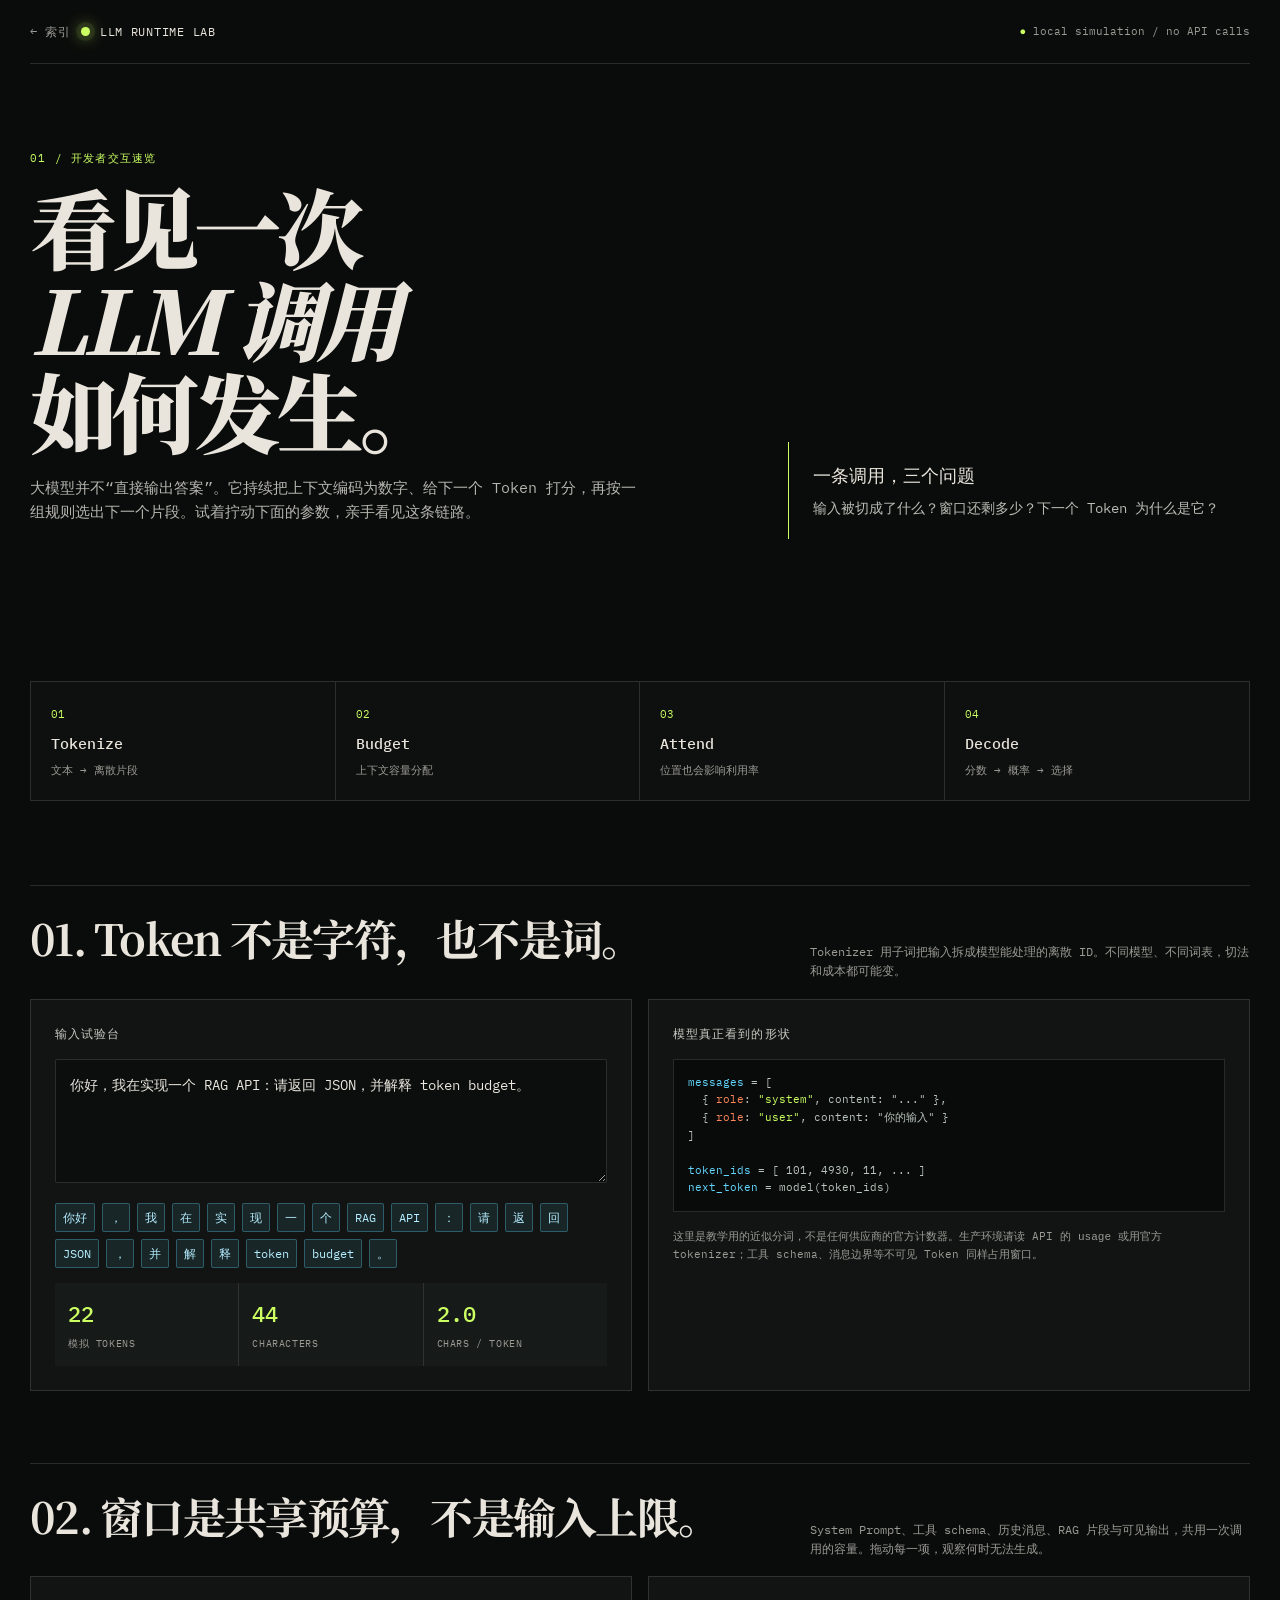
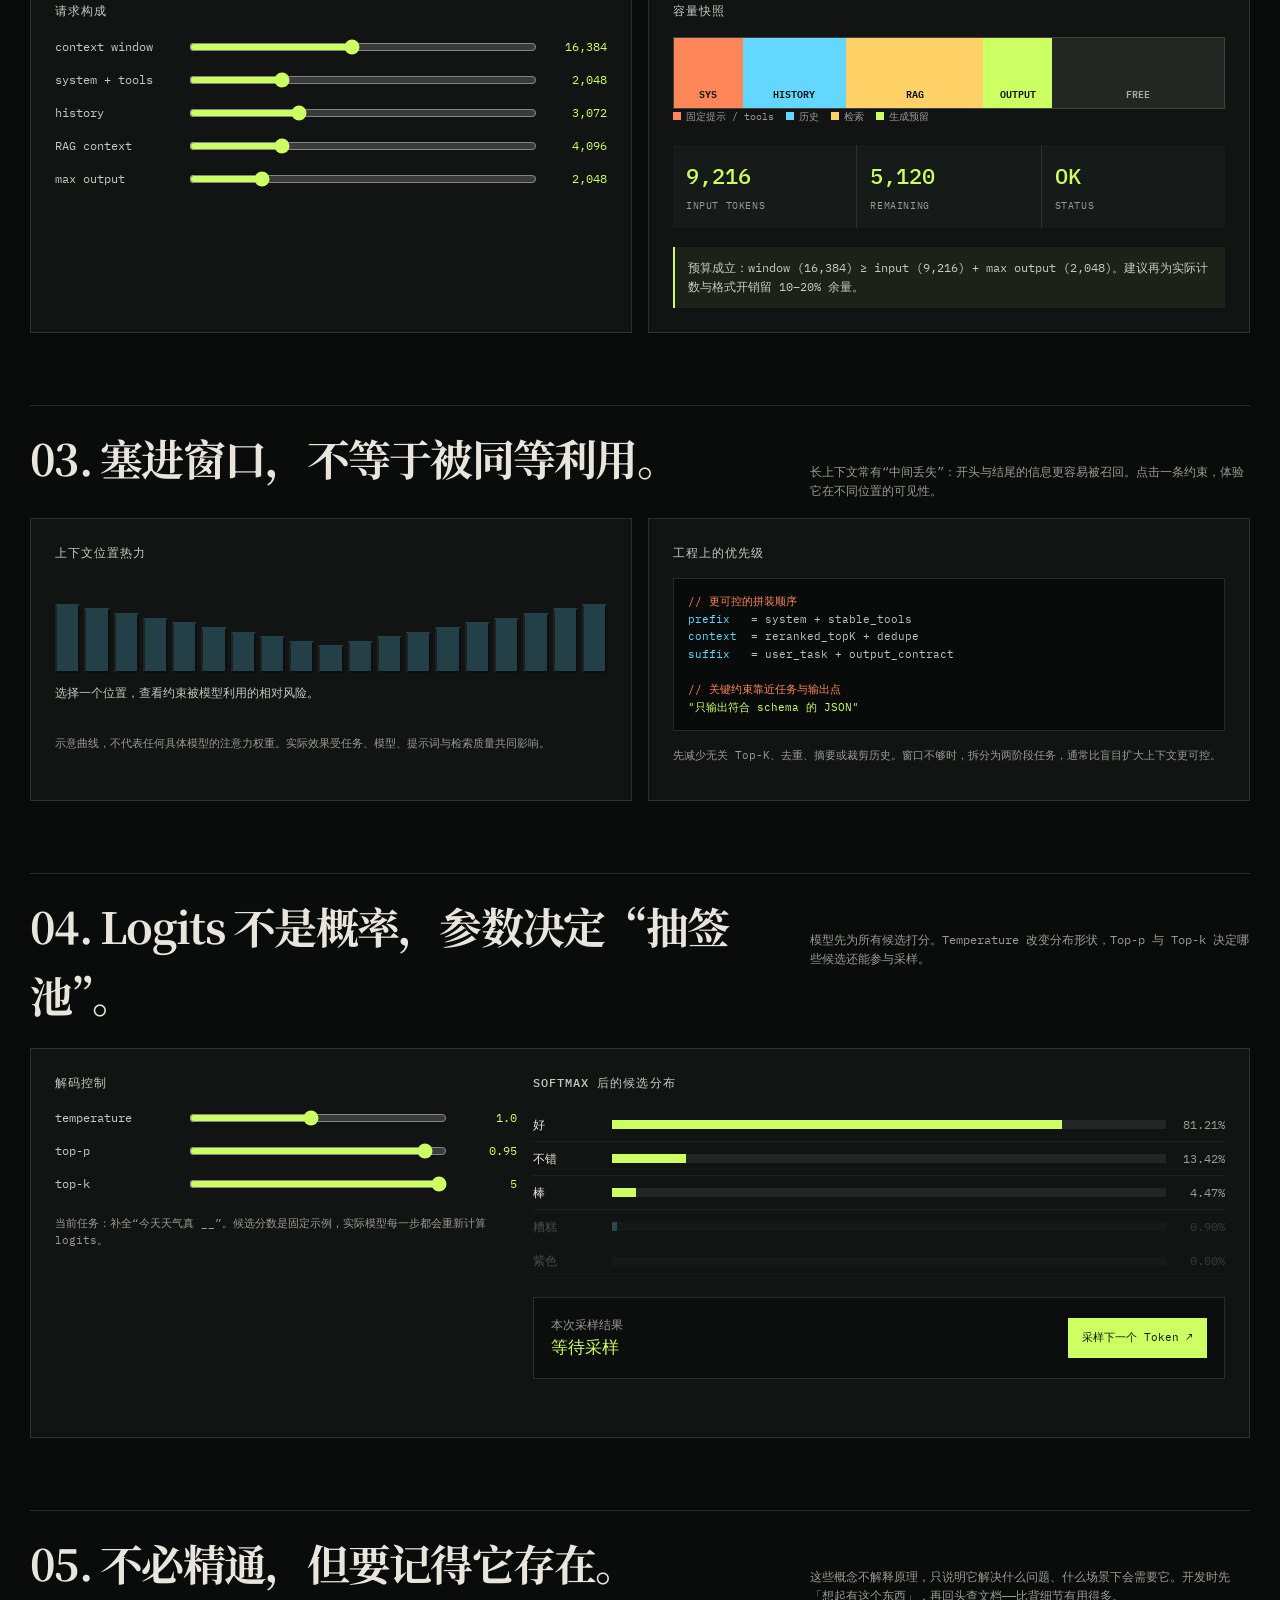
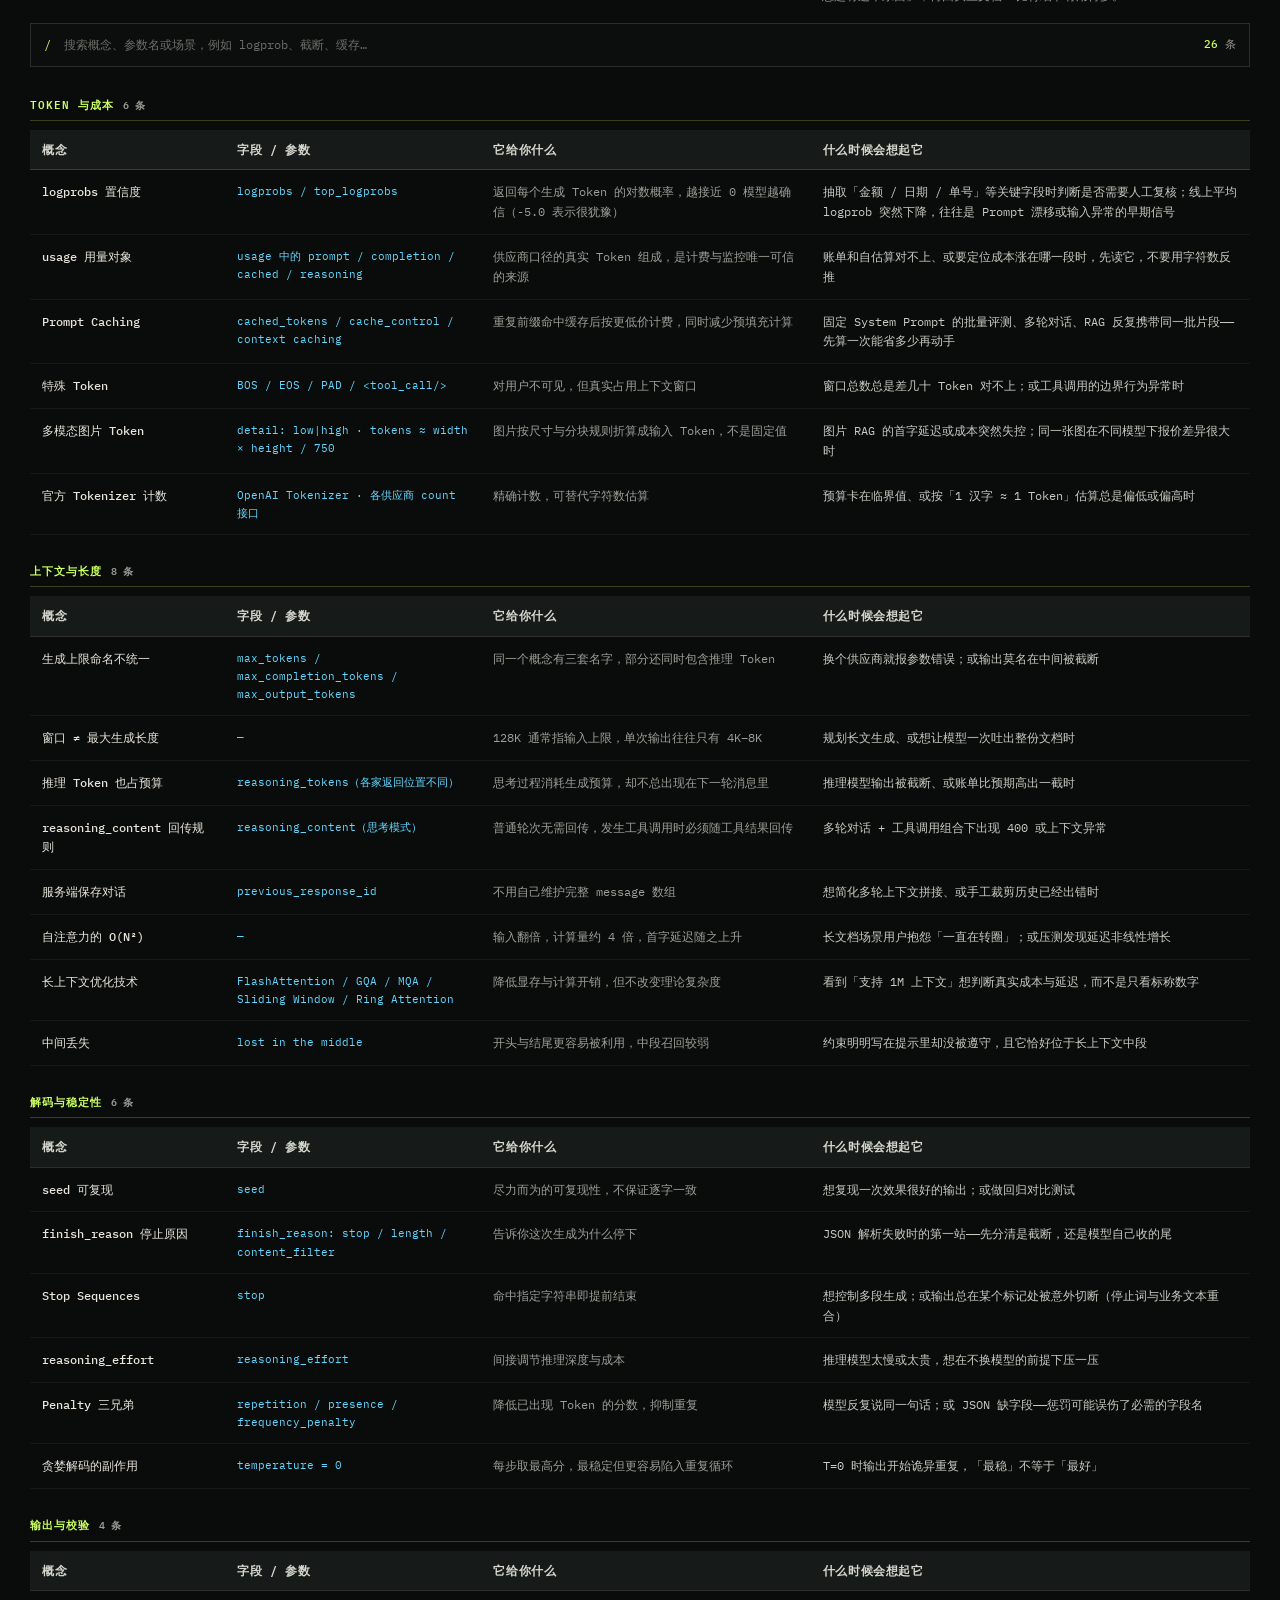
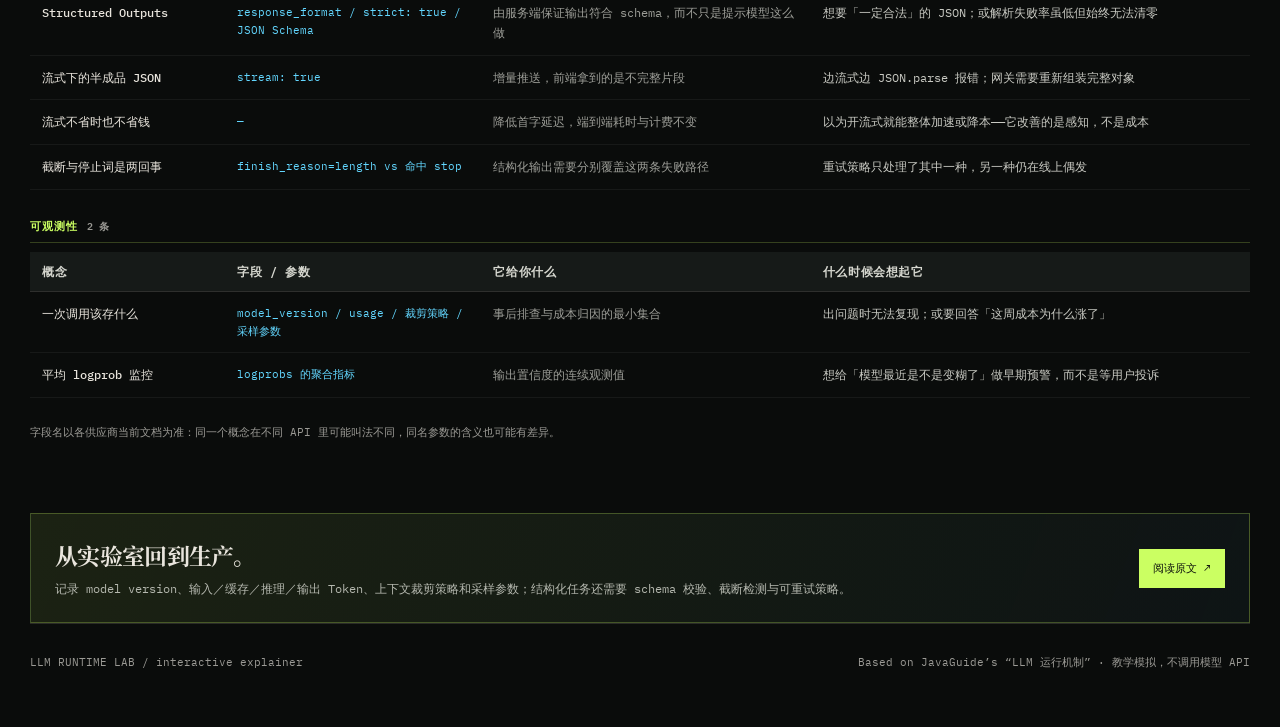
<file: html/llm-core/llm-runtime-lab/index.html>
<!doctype html>
<html lang="zh-CN">
<head>
  <meta charset="UTF-8" />
  <meta name="viewport" content="width=device-width, initial-scale=1.0" />
  <meta name="description" content="面向开发者的大模型运行机制交互实验室：Token、上下文窗口与采样参数。" />
  <title>LLM Runtime Lab · 交互式运行机制实验室</title>
  <link rel="icon" type="image/svg+xml" href="../../favicon.svg" />
  <link rel="mask-icon" href="../../favicon.svg" color="#cbff62" />
  <link rel="stylesheet" href="../../assets/lab.css" />
  <style>
    /* ──────────────────────────────────────────────────────────
       本页独有的可视化样式。
       设计令牌、顶栏、首屏、卡片、控件、表格等通用件见 ../../assets/lab.css
       ────────────────────────────────────────────────────────── */

    /* Token 色块 */
    .token-line { display:flex; flex-wrap:wrap; gap:7px; min-height:90px; padding:14px 0; }
    .token { background:rgba(99,215,255,.09); border:1px solid rgba(99,215,255,.31); color:#b4edff; padding:4px 7px; border-radius:2px; font-size:12px; animation:pop .25s both; }
    @keyframes pop { from{transform:scale(.86);opacity:0} to{transform:scale(1);opacity:1} }

    /* 上下文预算条 */
    .budget-bar { height:72px; display:flex; overflow:hidden; border:1px solid rgba(255,255,255,.22); background:#090b0a; }
    .slice { min-width:2px; display:flex; align-items:end; justify-content:center; padding:7px; color:#07100a; font-size:10px; font-weight:600; transition:width .25s ease,opacity .25s; overflow:hidden; white-space:nowrap; }
    .system { background:var(--orange); }
    .history { background:var(--blue); }
    .rag { background:var(--yellow); }
    .output { background:var(--lime); }
    .free { background:#222724; color:#aaa; }
    .legend { display:flex; flex-wrap:wrap; gap:12px; color:var(--muted); font-size:10px; }
    .legend i { display:inline-block; width:8px; height:8px; margin-right:5px; }

    /* 注意力位置热力 */
    .attention { display:flex; gap:4px; height:105px; padding:12px 0 10px; align-items:end; }
    .attn-cell { flex:1; min-width:7px; background:var(--blue); opacity:.22; border-top:2px solid var(--blue); transition:.2s; position:relative; }
    .attn-cell:hover, .attn-cell.chosen { opacity:1; background:var(--orange); border-color:var(--orange); }
    .attn-cell.chosen::after { content:attr(data-label); position:absolute; width:100px; bottom:100%; left:50%; transform:translateX(-50%); font-size:10px; color:var(--orange); text-align:center; margin-bottom:4px; }
    .position-output { min-height:52px; color:#c5c6bf; font-size:12px; }
    .position-output b { color:var(--orange); }

    /* 采样候选分布 */
    .sampling-layout { display:grid; grid-template-columns:.8fr 1.2fr; gap:16px; }
    .candidate { display:grid; grid-template-columns:70px 1fr 50px; gap:9px; align-items:center; padding:7px 0; border-bottom:1px solid rgba(255,255,255,.06); font-size:12px; }
    .bar { height:9px; background:#222725; position:relative; overflow:hidden; }
    .bar i { display:block; height:100%; background:var(--blue); transition:width .2s; }
    .candidate.excluded { opacity:.27; }
    .candidate.kept .bar i { background:var(--lime); }
    .candidate .pct { text-align:right; color:var(--muted); }

    /* 响应式必须与元素定义同处：本页样式后加载，会覆盖 lab.css 中的同名媒体查询 */
    @media(max-width:760px) {
      .sampling-layout { grid-template-columns:1fr; gap:28px; }
      .attn-cell.chosen::after { width:80px; }
    }
  </style>
</head>
<body>
  <main class="shell">
    <header class="topbar"><div class="brand"><a href="../../index.html" title="返回索引" style="color:var(--muted);transition:color .2s" onmouseover="this.style.color='var(--lime)'" onmouseout="this.style.color='var(--muted)'">← 索引</a><i class="pulse"></i> LLM Runtime Lab</div><div class="status"><b>●</b> local simulation / no API calls</div></header>

    <section class="hero">
      <div><div class="eyebrow">01 / 开发者交互速览</div><h1>看见一次<br><em>LLM 调用</em><br>如何发生。</h1><p>大模型并不“直接输出答案”。它持续把上下文编码为数字、给下一个 Token 打分，再按一组规则选出下一个片段。试着拧动下面的参数，亲手看见这条链路。</p></div>
      <aside class="hero-note"><strong>一条调用，三个问题</strong>输入被切成了什么？窗口还剩多少？下一个 Token 为什么是它？</aside>
    </section>

    <nav class="workflow" aria-label="核心机制">
      <a class="flow" data-n="01" href="#token"><b>Tokenize</b><span>文本 → 离散片段</span></a>
      <a class="flow" data-n="02" href="#context"><b>Budget</b><span>上下文容量分配</span></a>
      <a class="flow" data-n="03" href="#attention"><b>Attend</b><span>位置也会影响利用率</span></a>
      <a class="flow" data-n="04" href="#sampling"><b>Decode</b><span>分数 → 概率 → 选择</span></a>
    </nav>

    <section id="token">
      <header class="section-head"><h2>01. Token 不是字符，也不是词。</h2><p>Tokenizer 用子词把输入拆成模型能处理的离散 ID。不同模型、不同词表，切法和成本都可能变。</p></header>
      <div class="grid">
        <article class="card"><h3>输入试验台</h3><textarea id="token-input" aria-label="要切分的文本">你好，我在实现一个 RAG API：请返回 JSON，并解释 token budget。</textarea><div id="token-output" class="token-line" aria-live="polite"></div><div class="metrics"><div class="metric"><b id="token-count">0</b><span>模拟 tokens</span></div><div class="metric"><b id="char-count">0</b><span>characters</span></div><div class="metric"><b id="ratio">—</b><span>chars / token</span></div></div></article>
        <article class="card"><h3>模型真正看到的形状</h3><div class="code"><span class="cyan">messages</span> = [
  { <span class="orange">role</span>: <span class="lime">"system"</span>, content: "..." },
  { <span class="orange">role</span>: <span class="lime">"user"</span>, content: "你的输入" }
]

<span class="cyan">token_ids</span> = [ 101, 4930, 11, ... ]
<span class="cyan">next_token</span> = model(token_ids)</div><p class="hint" style="margin-top:16px">这里是教学用的近似分词，不是任何供应商的官方计数器。生产环境请读 API 的 <code>usage</code> 或用官方 tokenizer；工具 schema、消息边界等不可见 Token 同样占用窗口。</p></article>
      </div>
    </section>

    <section id="context">
      <header class="section-head"><h2>02. 窗口是共享预算，不是输入上限。</h2><p>System Prompt、工具 schema、历史消息、RAG 片段与可见输出，共用一次调用的容量。拖动每一项，观察何时无法生成。</p></header>
      <div class="grid">
        <article class="card"><h3>请求构成</h3>
          <div class="control"><label for="window">context window</label><input id="window" type="range" min="2048" max="32768" step="1024" value="16384"><output class="value" id="window-v">16,384</output></div>
          <div class="control"><label for="system">system + tools</label><input id="system" type="range" min="0" max="8000" step="128" value="2048"><output class="value" id="system-v"></output></div>
          <div class="control"><label for="history">history</label><input id="history" type="range" min="0" max="10000" step="128" value="3072"><output class="value" id="history-v"></output></div>
          <div class="control"><label for="rag">RAG context</label><input id="rag" type="range" min="0" max="16000" step="128" value="4096"><output class="value" id="rag-v"></output></div>
          <div class="control"><label for="output">max output</label><input id="output" type="range" min="128" max="10000" step="128" value="2048"><output class="value" id="output-v"></output></div>
        </article>
        <article class="card"><h3>容量快照</h3><div class="budget-bar" id="budget-bar" aria-label="上下文窗口预算条"><div class="slice system">SYS</div><div class="slice history">HISTORY</div><div class="slice rag">RAG</div><div class="slice output">OUTPUT</div><div class="slice free">FREE</div></div><div class="legend"><span><i class="system"></i>固定提示 / tools</span><span><i class="history"></i>历史</span><span><i class="rag"></i>检索</span><span><i class="output"></i>生成预留</span></div><div class="metrics" style="margin-top:20px"><div class="metric"><b id="input-total">—</b><span>input tokens</span></div><div class="metric"><b id="remaining">—</b><span>remaining</span></div><div class="metric"><b id="safe">—</b><span>status</span></div></div><div id="budget-alert" class="alert"></div></article>
      </div>
    </section>

    <section id="attention">
      <header class="section-head"><h2>03. 塞进窗口，不等于被同等利用。</h2><p>长上下文常有“中间丢失”：开头与结尾的信息更容易被召回。点击一条约束，体验它在不同位置的可见性。</p></header>
      <div class="grid"><article class="card"><h3>上下文位置热力</h3><div id="attention-map" class="attention" aria-label="上下文注意力位置示意"></div><div id="position-output" class="position-output">选择一个位置，查看约束被模型利用的相对风险。</div><div class="hint">示意曲线，不代表任何具体模型的注意力权重。实际效果受任务、模型、提示词与检索质量共同影响。</div></article><article class="card"><h3>工程上的优先级</h3><div class="code"><span class="orange">// 更可控的拼装顺序</span>
<span class="cyan">prefix</span>   = system + stable_tools
<span class="cyan">context</span>  = reranked_topK + dedupe
<span class="cyan">suffix</span>   = user_task + output_contract

<span class="orange">// 关键约束靠近任务与输出点</span>
<span class="lime">"只输出符合 schema 的 JSON"</span></div><p class="hint" style="margin-top:16px">先减少无关 Top-K、去重、摘要或裁剪历史。窗口不够时，拆分为两阶段任务，通常比盲目扩大上下文更可控。</p></article></div>
    </section>

    <section id="sampling">
      <header class="section-head"><h2>04. Logits 不是概率，参数决定“抽签池”。</h2><p>模型先为所有候选打分。Temperature 改变分布形状，Top-p 与 Top-k 决定哪些候选还能参与采样。</p></header>
      <div class="card"><div class="sampling-layout"><div><h3>解码控制</h3><div class="control"><label for="temp">temperature</label><input id="temp" type="range" min="0.1" max="2" step="0.1" value="1"><output class="value" id="temp-v">1.0</output></div><div class="control"><label for="topp">top-p</label><input id="topp" type="range" min="0.1" max="1" step="0.05" value="0.95"><output class="value" id="topp-v">0.95</output></div><div class="control"><label for="topk">top-k</label><input id="topk" type="range" min="1" max="5" step="1" value="5"><output class="value" id="topk-v">5</output></div><p class="hint" style="margin-top:21px">当前任务：补全“今天天气真 __”。候选分数是固定示例，实际模型每一步都会重新计算 logits。</p></div><div><h3>softmax 后的候选分布</h3><div id="candidate-list"></div><div class="decision"><span>本次采样结果<br><strong id="picked">等待采样</strong></span><button id="sample-btn" class="btn">采样下一个 Token ↗</button></div><div class="chips" id="generation" aria-live="polite"></div></div></div></div>
    </section>

    <section id="concepts">
      <header class="section-head"><h2>05. 不必精通，但要记得它存在。</h2><p>这些概念不解释原理，只说明它解决什么问题、什么场景下会需要它。开发时先「想起有这个东西」，再回头查文档——比背细节有用得多。</p></header>
      <label class="concept-search"><i>/</i><input id="concept-q" type="search" placeholder="搜索概念、参数名或场景，例如 logprob、截断、缓存…" aria-label="搜索概念"><span><b id="concept-count">0</b> 条</span></label>
      <div id="concept-list"></div>
      <p class="hint" style="margin-top:4px">字段名以各供应商当前文档为准：同一个概念在不同 API 里可能叫法不同，同名参数的含义也可能有差异。</p>
    </section>

    <aside class="callout"><div><h3>从实验室回到生产。</h3><p>记录 model version、输入／缓存／推理／输出 Token、上下文裁剪策略和采样参数；结构化任务还需要 schema 校验、截断检测与可重试策略。</p></div><a class="btn" target="_blank" rel="noopener" href="https://javaguide.cn/ai/llm-basis/llm-operation-mechanism.html">阅读原文 ↗</a></aside>
    <footer class="foot"><span>LLM RUNTIME LAB / interactive explainer</span><span>Based on JavaGuide’s “LLM 运行机制” · 教学模拟，不调用模型 API</span></footer>
  </main>
  <script>
    const $ = (id) => document.getElementById(id);
    const format = n => Number(n).toLocaleString('zh-CN');

    // Intentional approximation: visualizes subword behavior without claiming vendor-accurate counts.
    const known = ['RAG','API','JSON','token','budget','你好','我是','大模型','上下文','temperature','Top-p','Top-k','System Prompt','工具调用'];
    function tokenize(text) {
      const parts = []; let i = 0;
      while (i < text.length) {
        const match = known.find(k => text.slice(i).toLowerCase().startsWith(k.toLowerCase()));
        if (match) { parts.push(text.slice(i, i + match.length)); i += match.length; continue; }
        const char = text[i];
        if (/\s/.test(char)) { i++; continue; }
        if (/[A-Za-z0-9_]/.test(char)) { const m = text.slice(i).match(/^[A-Za-z0-9_]+/); parts.push(m[0].slice(0, 4)); i += m[0].slice(0,4).length; continue; }
        parts.push(char); i++;
      } return parts;
    }
    function renderTokens() { const text = $('token-input').value; const tokens = tokenize(text); $('token-output').innerHTML = tokens.map((t,i) => `<span class="token" style="animation-delay:${Math.min(i*12,180)}ms">${t.replace(/</g,'&lt;')}</span>`).join(''); $('token-count').textContent = tokens.length; $('char-count').textContent = [...text].length; $('ratio').textContent = tokens.length ? ([...text].length / tokens.length).toFixed(1) : '—'; }
    $('token-input').addEventListener('input', renderTokens); renderTokens();

    const budgetIds = ['window','system','history','rag','output'];
    function updateBudget() { const v = Object.fromEntries(budgetIds.map(id => [id, +$(id).value])); budgetIds.forEach(id => $(id+'-v').textContent = format(v[id])); const input = v.system+v.history+v.rag, total=input+v.output, free=Math.max(0,v.window-total), overflow=Math.max(0,total-v.window); $('input-total').textContent=format(input); $('remaining').textContent=overflow ? '−'+format(overflow) : format(free); $('safe').textContent=overflow?'OVERFLOW':'OK'; $('safe').style.color=overflow?'var(--red)':'var(--lime)'; const segments=[['system',v.system],['history',v.history],['rag',v.rag],['output',v.output],['free',free]]; segments.forEach(([id,n])=>{ const node=document.querySelector('.slice.'+id); node.style.width=(n/v.window*100)+'%'; node.style.display=n?'flex':'none'; }); const alert=$('budget-alert'); alert.className='alert'+(overflow?' bad':''); alert.textContent=overflow ? `无法为输出留出预算：请求超出窗口 ${format(overflow)} tokens。优先减少 RAG Top-K 或历史，而不是仅把 max output 设为 0。` : `预算成立：window (${format(v.window)}) ≥ input (${format(input)}) + max output (${format(v.output)})。建议再为实际计数与格式开销留 10–20% 余量。`; }
    budgetIds.forEach(id => $(id).addEventListener('input',updateBudget)); updateBudget();

    const map=$('attention-map');
    for(let i=0;i<19;i++){const bar=document.createElement('button'); const edge=Math.min(i,18-i); const score=Math.round(94-edge*8); bar.className='attn-cell'; bar.style.height=(18+score*.7)+'%'; bar.dataset.label=`位置 ${i+1} · 相对可用 ${score}%`; bar.setAttribute('aria-label',bar.dataset.label); bar.addEventListener('click',()=>{document.querySelectorAll('.attn-cell').forEach(x=>x.classList.remove('chosen'));bar.classList.add('chosen'); const zone=i<4?'开头':i>14?'结尾':'中间'; $('position-output').innerHTML=`你把约束放在 <b>${zone}（位置 ${i+1}）</b>。示意可用性约 <b>${score}%</b>。${zone==='中间'?'关键约束更适合靠近任务尾部重复一次，或在检索后重申。':'该位置通常更容易被模型利用，但仍需用真实评测验证。'}`;}); map.appendChild(bar);}

    const candidates=[['好',5.0],['不错',3.2],['棒',2.1],['糟糕',.5],['紫色',-8.0]]; let current=[];
    function updateSampling(){ const T=+$('temp').value, p=+$('topp').value, k=+$('topk').value; $('temp-v').textContent=T.toFixed(1);$('topp-v').textContent=p.toFixed(2);$('topk-v').textContent=k; const exp=candidates.map(([,z])=>Math.exp(z/T)); const sum=exp.reduce((a,b)=>a+b,0); const base=candidates.map(([name,logit],i)=>({name,logit,p:exp[i]/sum})); let cumulative=0; current=base.map((item,index)=>{cumulative+=item.p; return {...item,keep:index<k && (cumulative-item.p < p || index===0)};}); $('candidate-list').innerHTML=current.map(x=>`<div class="candidate ${x.keep?'kept':'excluded'}"><span>${x.name}</span><div class="bar"><i style="width:${(x.p*100).toFixed(2)}%"></i></div><span class="pct">${(x.p*100).toFixed(2)}%</span></div>`).join(''); }
    ['temp','topp','topk'].forEach(id=>$(id).addEventListener('input',updateSampling)); updateSampling();
    $('sample-btn').addEventListener('click',()=>{ const pool=current.filter(x=>x.keep); const total=pool.reduce((s,x)=>s+x.p,0); let r=Math.random()*total; let choice=pool[pool.length-1]; for(const x of pool){r-=x.p;if(r<=0){choice=x;break}} $('picked').textContent=choice.name; const chip=document.createElement('span'); chip.className='chip';chip.textContent=choice.name;    $('generation').appendChild(chip); });

    /* 概念速查：只标注「它解决什么」与「什么时候会想起它」，不展开原理 */
    const ESC = s => String(s).replace(/&/g,'&amp;').replace(/</g,'&lt;').replace(/>/g,'&gt;');
    const CONCEPTS = [
      { group:'Token 与成本', items:[
        { n:'logprobs 置信度', a:'logprobs / top_logprobs', w:'返回每个生成 Token 的对数概率，越接近 0 模型越确信（-5.0 表示很犹豫）', t:'抽取「金额 / 日期 / 单号」等关键字段时判断是否需要人工复核；线上平均 logprob 突然下降，往往是 Prompt 漂移或输入异常的早期信号' },
        { n:'usage 用量对象', a:'usage 中的 prompt / completion / cached / reasoning', w:'供应商口径的真实 Token 组成，是计费与监控唯一可信的来源', t:'账单和自估算对不上、或要定位成本涨在哪一段时，先读它，不要用字符数反推' },
        { n:'Prompt Caching', a:'cached_tokens / cache_control / context caching', w:'重复前缀命中缓存后按更低价计费，同时减少预填充计算', t:'固定 System Prompt 的批量评测、多轮对话、RAG 反复携带同一批片段——先算一次能省多少再动手' },
        { n:'特殊 Token', a:'BOS / EOS / PAD / <tool_call/>', w:'对用户不可见，但真实占用上下文窗口', t:'窗口总数总是差几十 Token 对不上；或工具调用的边界行为异常时' },
        { n:'多模态图片 Token', a:'detail: low|high · tokens ≈ width × height / 750', w:'图片按尺寸与分块规则折算成输入 Token，不是固定值', t:'图片 RAG 的首字延迟或成本突然失控；同一张图在不同模型下报价差异很大时' },
        { n:'官方 Tokenizer 计数', a:'OpenAI Tokenizer · 各供应商 count 接口', w:'精确计数，可替代字符数估算', t:'预算卡在临界值、或按「1 汉字 ≈ 1 Token」估算总是偏低或偏高时' }
      ]},
      { group:'上下文与长度', items:[
        { n:'生成上限命名不统一', a:'max_tokens / max_completion_tokens / max_output_tokens', w:'同一个概念有三套名字，部分还同时包含推理 Token', t:'换个供应商就报参数错误；或输出莫名在中间被截断' },
        { n:'窗口 ≠ 最大生成长度', a:'—', w:'128K 通常指输入上限，单次输出往往只有 4K–8K', t:'规划长文生成、或想让模型一次吐出整份文档时' },
        { n:'推理 Token 也占预算', a:'reasoning_tokens（各家返回位置不同）', w:'思考过程消耗生成预算，却不总出现在下一轮消息里', t:'推理模型输出被截断、或账单比预期高出一截时' },
        { n:'reasoning_content 回传规则', a:'reasoning_content（思考模式）', w:'普通轮次无需回传，发生工具调用时必须随工具结果回传', t:'多轮对话 + 工具调用组合下出现 400 或上下文异常' },
        { n:'服务端保存对话', a:'previous_response_id', w:'不用自己维护完整 message 数组', t:'想简化多轮上下文拼接、或手工裁剪历史已经出错时' },
        { n:'自注意力的 O(N²)', a:'—', w:'输入翻倍，计算量约 4 倍，首字延迟随之上升', t:'长文档场景用户抱怨「一直在转圈」；或压测发现延迟非线性增长' },
        { n:'长上下文优化技术', a:'FlashAttention / GQA / MQA / Sliding Window / Ring Attention', w:'降低显存与计算开销，但不改变理论复杂度', t:'看到「支持 1M 上下文」想判断真实成本与延迟，而不是只看标称数字' },
        { n:'中间丢失', a:'lost in the middle', w:'开头与结尾更容易被利用，中段召回较弱', t:'约束明明写在提示里却没被遵守，且它恰好位于长上下文中段' }
      ]},
      { group:'解码与稳定性', items:[
        { n:'seed 可复现', a:'seed', w:'尽力而为的可复现性，不保证逐字一致', t:'想复现一次效果很好的输出；或做回归对比测试' },
        { n:'finish_reason 停止原因', a:'finish_reason: stop / length / content_filter', w:'告诉你这次生成为什么停下', t:'JSON 解析失败时的第一站——先分清是截断，还是模型自己收的尾' },
        { n:'Stop Sequences', a:'stop', w:'命中指定字符串即提前结束', t:'想控制多段生成；或输出总在某个标记处被意外切断（停止词与业务文本重合）' },
        { n:'reasoning_effort', a:'reasoning_effort', w:'间接调节推理深度与成本', t:'推理模型太慢或太贵，想在不换模型的前提下压一压' },
        { n:'Penalty 三兄弟', a:'repetition / presence / frequency_penalty', w:'降低已出现 Token 的分数，抑制重复', t:'模型反复说同一句话；或 JSON 缺字段——惩罚可能误伤了必需的字段名' },
        { n:'贪婪解码的副作用', a:'temperature = 0', w:'每步取最高分，最稳定但更容易陷入重复循环', t:'T=0 时输出开始诡异重复，「最稳」不等于「最好」' }
      ]},
      { group:'输出与校验', items:[
        { n:'Structured Outputs', a:'response_format / strict: true / JSON Schema', w:'由服务端保证输出符合 schema，而不只是提示模型这么做', t:'想要「一定合法」的 JSON；或解析失败率虽低但始终无法清零' },
        { n:'流式下的半成品 JSON', a:'stream: true', w:'增量推送，前端拿到的是不完整片段', t:'边流式边 JSON.parse 报错；网关需要重新组装完整对象' },
        { n:'流式不省时也不省钱', a:'—', w:'降低首字延迟，端到端耗时与计费不变', t:'以为开流式就能整体加速或降本——它改善的是感知，不是成本' },
        { n:'截断与停止词是两回事', a:'finish_reason=length vs 命中 stop', w:'结构化输出需要分别覆盖这两条失败路径', t:'重试策略只处理了其中一种，另一种仍在线上偶发' }
      ]},
      { group:'可观测性', items:[
        { n:'一次调用该存什么', a:'model_version / usage / 裁剪策略 / 采样参数', w:'事后排查与成本归因的最小集合', t:'出问题时无法复现；或要回答「这周成本为什么涨了」' },
        { n:'平均 logprob 监控', a:'logprobs 的聚合指标', w:'输出置信度的连续观测值', t:'想给「模型最近是不是变糊了」做早期预警，而不是等用户投诉' }
      ]}
    ];

    function renderConcepts() {
      const kw = $('concept-q').value.trim().toLowerCase();
      let html = '', total = 0;
      CONCEPTS.forEach(g => {
        const rows = g.items.filter(it => !kw || (it.n+' '+it.a+' '+it.w+' '+it.t).toLowerCase().includes(kw));
        if (!rows.length) return;
        total += rows.length;
        html += '<div class="concept-group"><h3>' + ESC(g.group) + '<em>' + rows.length + ' 条</em></h3>'
          + '<div class="ctable-wrap"><table class="ctable"><thead><tr><th>概念</th><th>字段 / 参数</th><th>它给你什么</th><th>什么时候会想起它</th></tr></thead><tbody>'
          + rows.map(it => '<tr><td class="c-name">' + ESC(it.n) + '</td><td class="c-api">' + ESC(it.a) + '</td><td class="c-what">' + ESC(it.w) + '</td><td class="c-when">' + ESC(it.t) + '</td></tr>').join('')
          + '</tbody></table></div></div>';
      });
      $('concept-list').innerHTML = html || '<div class="alert bad">没有匹配的概念，换个关键词试试。</div>';
      $('concept-count').textContent = total;
    }
    $('concept-q').addEventListener('input', renderConcepts);
    renderConcepts();
  </script>
</body>
</html>
</file>
<file: html/assets/tokens.css>
/* ────────────────────────────────────────────────────────────
   设计令牌与基础层 —— 全站唯一来源
   ------------------------------------------------------------
   索引页：<link rel="stylesheet" href="assets/tokens.css">
   内容页：由 lab.css 通过 @import 引入，无需单独引用

   改配色 / 字体 / 背景纹理，只改本文件。
   ──────────────────────────────────────────────────────────── */
@import url('https://fonts.googleapis.com/css2?family=IBM+Plex+Mono:wght@400;500;600&family=Noto+Serif+SC:wght@500;600;700;900&display=swap');

:root {
  --ink:#e9e5dd;          /* 正文 */
  --muted:#9b9a95;        /* 次要说明 */
  --line:rgba(233,229,221,.14);
  --panel:#111413;        /* 卡片底 */
  --panel2:#161a18;       /* 卡片内嵌块 / 表头 */
  --bg:#0a0c0b;           /* 页面底 */
  --lime:#cbff62;         /* 主强调色 */
  --orange:#ff8659;
  --blue:#63d7ff;
  --yellow:#ffd166;
  --red:#ff6574;
}

*, *::before, *::after { box-sizing:border-box; }
html { scroll-behavior:smooth; }
body {
  margin:0;
  background:var(--bg);
  color:var(--ink);
  font-family:"IBM Plex Mono",monospace;
  font-size:14px;
  line-height:1.6;
}
/* 细网格叠层，营造“仪器面板”质感，不拦截交互 */
body::before {
  content:""; position:fixed; inset:0; pointer-events:none; opacity:.22; z-index:10;
  background-image:linear-gradient(rgba(255,255,255,.018) 1px,transparent 1px),
                   linear-gradient(90deg,rgba(255,255,255,.014) 1px,transparent 1px);
  background-size:28px 28px;
  mask-image:linear-gradient(to bottom,black,transparent 80%);
}
a { color:inherit; text-decoration:none; }
button, input, textarea, select { font:inherit; }
button { cursor:pointer; }
::selection { background:var(--lime); color:#0d1209; }
:focus-visible { outline:2px solid var(--lime); outline-offset:2px; }

@media (prefers-reduced-motion:reduce) {
  *, *::before, *::after { animation-duration:.01ms !important; transition-duration:.01ms !important; }
  html { scroll-behavior:auto; }
}
</file>
<file: html/assets/lab.css>
/* ────────────────────────────────────────────────────────────
   AI Learning Lab · 共通设计系统
   ------------------------------------------------------------
   所有 lab 页面通过 <link rel="stylesheet" href="../../assets/lab.css">
   引用本文件。改这里 = 全站生效，不要在每个页面里重复定义。

   分层约定：
     lab.css        → 骨架与通用组件（本文件）
     页面 <style>    → 仅该页独有的可视化（如 token 色块、注意力热力图）
   ──────────────────────────────────────────────────────────── */

/* ── 1–2. 设计令牌与基础层由 tokens.css 提供 ────────────── */
@import url('tokens.css');

/* 内容页需要抑制横向滚动（索引页不需要，故不放进 tokens） */
body { overflow-x:hidden; }

.shell { width:min(1220px,calc(100% - 40px)); margin:auto; }

/* ── 3. 顶栏 ─────────────────────────────────────────────── */
.topbar {
  height:64px; border-bottom:1px solid var(--line);
  display:flex; justify-content:space-between; align-items:center;
  position:relative; z-index:1;
}
.brand { display:flex; align-items:center; gap:10px; font-size:12px; letter-spacing:.06em; text-transform:uppercase; }
.pulse { width:9px; height:9px; border-radius:50%; background:var(--lime); box-shadow:0 0 0 5px rgba(203,255,98,.08),0 0 16px var(--lime); }
.status { color:var(--muted); font-size:11px; }
.status b { color:var(--lime); font-weight:500; }
/* 返回索引链接 */
.back { color:var(--muted); transition:color .2s; }
.back:hover { color:var(--lime); }

/* ── 4. 首屏 ─────────────────────────────────────────────── */
.hero { display:grid; grid-template-columns:1.2fr .8fr; gap:64px; padding:86px 0 70px; align-items:end; position:relative; }
.eyebrow { color:var(--lime); font-size:11px; letter-spacing:.11em; text-transform:uppercase; display:flex; gap:9px; align-items:center; }
h1, h2, h3, p { margin-top:0; }
h1, h2 { font-family:"Noto Serif SC",serif; }
h1 { font-size:clamp(44px,6.8vw,88px); letter-spacing:-.055em; line-height:1.06; margin:12px 0 20px; font-weight:900; max-width:780px; }
.hero p { color:#b6b5b0; font-size:15px; max-width:620px; }
.hero-note { border-left:1px solid var(--lime); padding:20px 0 20px 24px; color:#bbbcb5; }
.hero-note strong { display:block; color:var(--ink); font-size:18px; font-weight:500; margin-bottom:6px; }

/* ── 5. 阶段导航条（可选）───────────────────────────────── */
.workflow {
  border:1px solid var(--line); display:grid; grid-template-columns:repeat(4,1fr);
  margin-bottom:84px; background:rgba(255,255,255,.015);
}
.workflow.five { grid-template-columns:repeat(5,1fr); }
.flow { padding:20px; min-height:109px; position:relative; }
.flow:not(:last-child) { border-right:1px solid var(--line); }
.flow::before { content:attr(data-n); color:var(--lime); font-size:11px; }
.flow b { display:block; margin:7px 0 2px; font-size:15px; font-weight:500; }
.flow span { font-size:11px; color:var(--muted); }

/* ── 6. 章节 ─────────────────────────────────────────────── */
section { scroll-margin-top:20px; margin-bottom:72px; }
.section-head {
  display:flex; justify-content:space-between; gap:22px;
  padding:18px 0; border-top:1px solid var(--line); align-items:baseline;
}
h2 { margin:0; font-size:clamp(28px,4vw,43px); letter-spacing:-.04em; }
.section-head p { margin:0; color:var(--muted); font-size:12px; max-width:440px; }

/* ── 7. 卡片与栅格 ───────────────────────────────────────── */
.grid { display:grid; grid-template-columns:1fr 1fr; gap:16px; }
.grid.three { grid-template-columns:repeat(3,1fr); }
.card { background:var(--panel); border:1px solid var(--line); padding:24px; min-width:0; position:relative; }
.card h3 { font-size:12px; letter-spacing:.09em; text-transform:uppercase; color:#c7c9c0; font-weight:500; margin-bottom:16px; }
.hint { color:var(--muted); font-size:11px; }

/* ── 8. 表单控件 ─────────────────────────────────────────── */
textarea {
  width:100%; resize:vertical; background:#0b0e0d; color:var(--ink);
  border:1px solid var(--line); border-radius:2px; padding:14px;
  min-height:124px; outline:none; transition:border-color .2s; line-height:1.7;
}
textarea:focus { border-color:var(--lime); }
.control { display:grid; grid-template-columns:120px 1fr 60px; gap:12px; align-items:center; margin:13px 0; }
.control label { color:#c8c9c3; font-size:12px; }
.value { text-align:right; color:var(--lime); font-size:12px; }
input[type="range"] { width:100%; accent-color:var(--lime); }

/* ── 9. 指标块 ───────────────────────────────────────────── */
.metrics { display:grid; grid-template-columns:repeat(3,1fr); gap:1px; background:var(--line); }
.metric { background:var(--panel2); padding:13px; }
.metric b { display:block; font-size:22px; font-weight:500; color:var(--lime); }
.metric span { font-size:10px; color:var(--muted); text-transform:uppercase; letter-spacing:.06em; }

/* ── 10. 代码块 ──────────────────────────────────────────── */
.code {
  background:#090b0a; border:1px solid var(--line); padding:14px;
  color:#b9c4bd; font-size:11px; white-space:pre-wrap; overflow:auto;
}
.code .cyan, .code .blue { color:var(--blue); }
.code .lime { color:var(--lime); }
.code .orange { color:var(--orange); }
.code .red { color:var(--red); }
.code .yellow { color:var(--yellow); }

/* ── 11. 按钮与结果区 ────────────────────────────────────── */
.btn {
  display:inline-block; border:1px solid var(--lime); color:#10150e; background:var(--lime);
  padding:10px 13px; font-size:11px; transition:.2s;
}
.btn:hover { background:#efffc1; transform:translateY(-1px); }
.btn.ghost { background:none; color:var(--lime); }
.btn.ghost:hover { background:rgba(203,255,98,.1); }
.decision {
  display:flex; align-items:center; justify-content:space-between;
  background:#0b0e0d; border:1px solid var(--line); padding:17px; margin-top:18px; gap:15px;
}
.decision span { font-size:12px; color:var(--muted); }
.decision strong { color:var(--lime); font-size:17px; font-weight:500; }
.chips { display:flex; flex-wrap:wrap; gap:7px; min-height:34px; padding-top:10px; }
.chip { border:1px solid rgba(203,255,98,.35); color:var(--lime); padding:3px 6px; font-size:11px; }
.alert { margin-top:19px; padding:11px 13px; border-left:2px solid var(--lime); background:rgba(203,255,98,.06); color:#c7c9c2; font-size:12px; }
.alert.bad { border-color:var(--red); background:rgba(255,101,116,.08); }

/* ── 12. 收尾提示块 ──────────────────────────────────────── */
.callout {
  background:linear-gradient(110deg,rgba(203,255,98,.09),rgba(99,215,255,.04));
  border:1px solid rgba(203,255,98,.26); padding:24px;
  display:grid; grid-template-columns:1fr auto; gap:20px; align-items:center;
}
.callout h3 { font-family:"Noto Serif SC",serif; font-size:23px; letter-spacing:-.03em; margin-bottom:4px; }
.callout p { margin:0; color:#b5b8af; font-size:12px; }

/* ── 13. 概念速查表 ──────────────────────────────────────── */
.concept-search { display:flex; align-items:center; gap:11px; border:1px solid var(--line); background:#0b0e0d; padding:10px 13px; margin-bottom:28px; }
.concept-search input { flex:1; background:none; border:0; outline:none; color:var(--ink); font-size:12px; }
.concept-search input::placeholder { color:#6c6d69; }
.concept-search i { color:var(--lime); font-style:normal; font-size:12px; }
.concept-search span { color:var(--muted); font-size:11px; white-space:nowrap; }
.concept-search b { color:var(--lime); font-weight:500; }
.concept-group { margin-bottom:26px; }
.concept-group h3 {
  display:flex; align-items:baseline; gap:9px; font-size:11px; letter-spacing:.09em;
  text-transform:uppercase; color:var(--lime); font-weight:600; margin:0 0 9px;
  padding-bottom:8px; border-bottom:1px solid rgba(203,255,98,.22);
}
.concept-group h3 em { color:var(--muted); font-style:normal; font-size:10px; letter-spacing:0; text-transform:none; }
.ctable-wrap { overflow-x:auto; }
.ctable { width:100%; min-width:780px; border-collapse:collapse; font-size:12px; }
.ctable thead th {
  text-align:left; padding:10px 12px; color:#d6d7cf; font-size:12px;
  letter-spacing:.05em; text-transform:uppercase; font-weight:600;
  background:#161a18; border-bottom:1px solid rgba(233,229,221,.16); white-space:nowrap;
}
.ctable td { padding:12px; border-bottom:1px solid rgba(255,255,255,.055); vertical-align:top; line-height:1.65; }
.ctable tbody tr:hover td { background:rgba(203,255,98,.035); }
.ctable td:nth-child(1) { width:16%; }
.ctable td:nth-child(2) { width:21%; }
.ctable td:nth-child(3) { width:27%; }
.ctable td:nth-child(4) { width:36%; }
.c-name { color:var(--ink); font-weight:500; }
.c-api { color:var(--blue); font-size:11px; word-break:break-word; }
.c-what { color:#9d9e98; }
.c-when { color:#c9cac3; }

/* ── 14. 页脚 ────────────────────────────────────────────── */
.foot {
  border-top:1px solid var(--line); padding:30px 0 55px; color:var(--muted); font-size:11px;
  display:flex; justify-content:space-between; gap:20px; flex-wrap:wrap;
}
.foot a { color:var(--blue); }

/* ── 15. 响应式 ──────────────────────────────────────────── */
@media (max-width:900px) {
  .grid.three { grid-template-columns:1fr; }
}
@media (max-width:760px) {
  .shell { width:min(100% - 28px,1220px); }
  .hero, .grid { grid-template-columns:1fr; gap:28px; }
  .hero { padding:54px 0; }
  .workflow, .workflow.five { grid-template-columns:1fr 1fr; margin-bottom:54px; }
  .flow { border-right:0 !important; border-bottom:1px solid var(--line); }
  .section-head { display:block; }
  .section-head p { margin-top:8px; }
  .control { grid-template-columns:94px 1fr 51px; }
  .metrics { grid-template-columns:1fr; }
  .callout { grid-template-columns:1fr; }
  .foot { display:block; }
  .foot > * + * { margin-top:10px; }
  .ctable { min-width:700px; }
}
</file>
